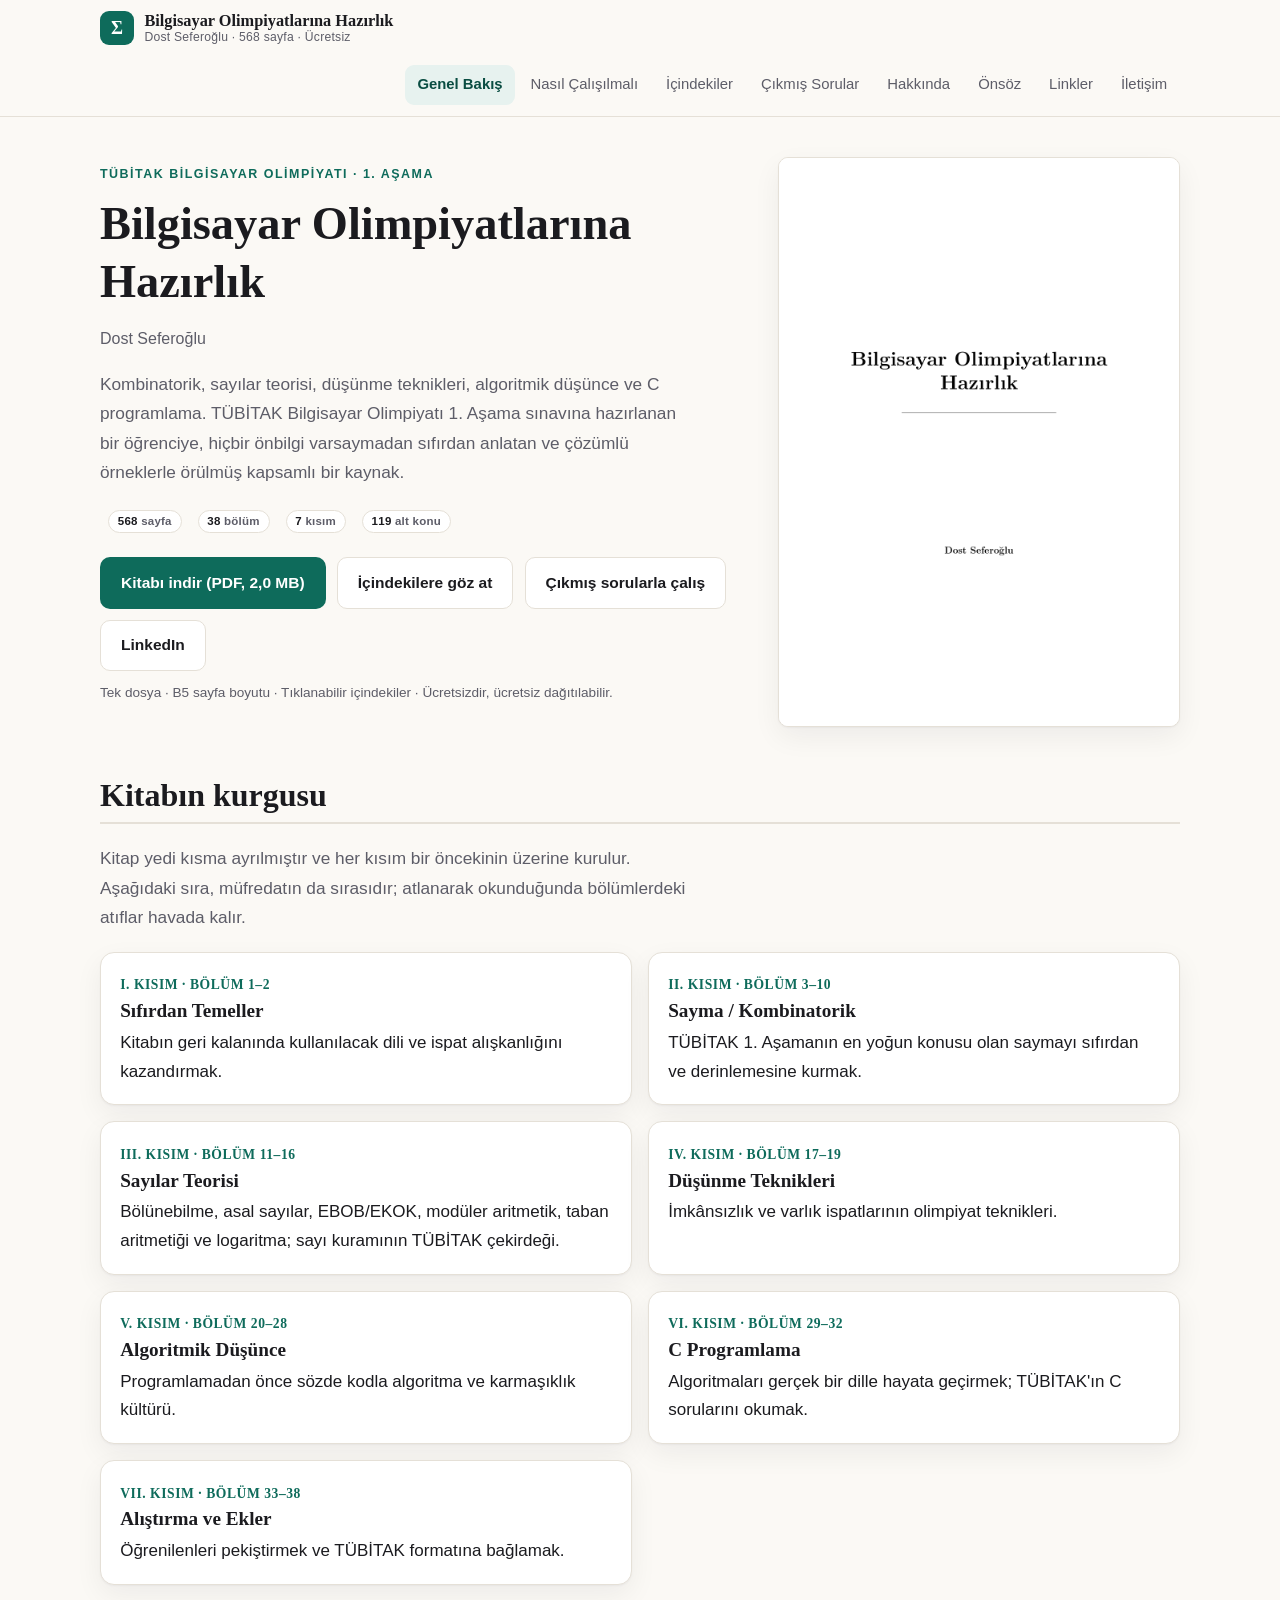
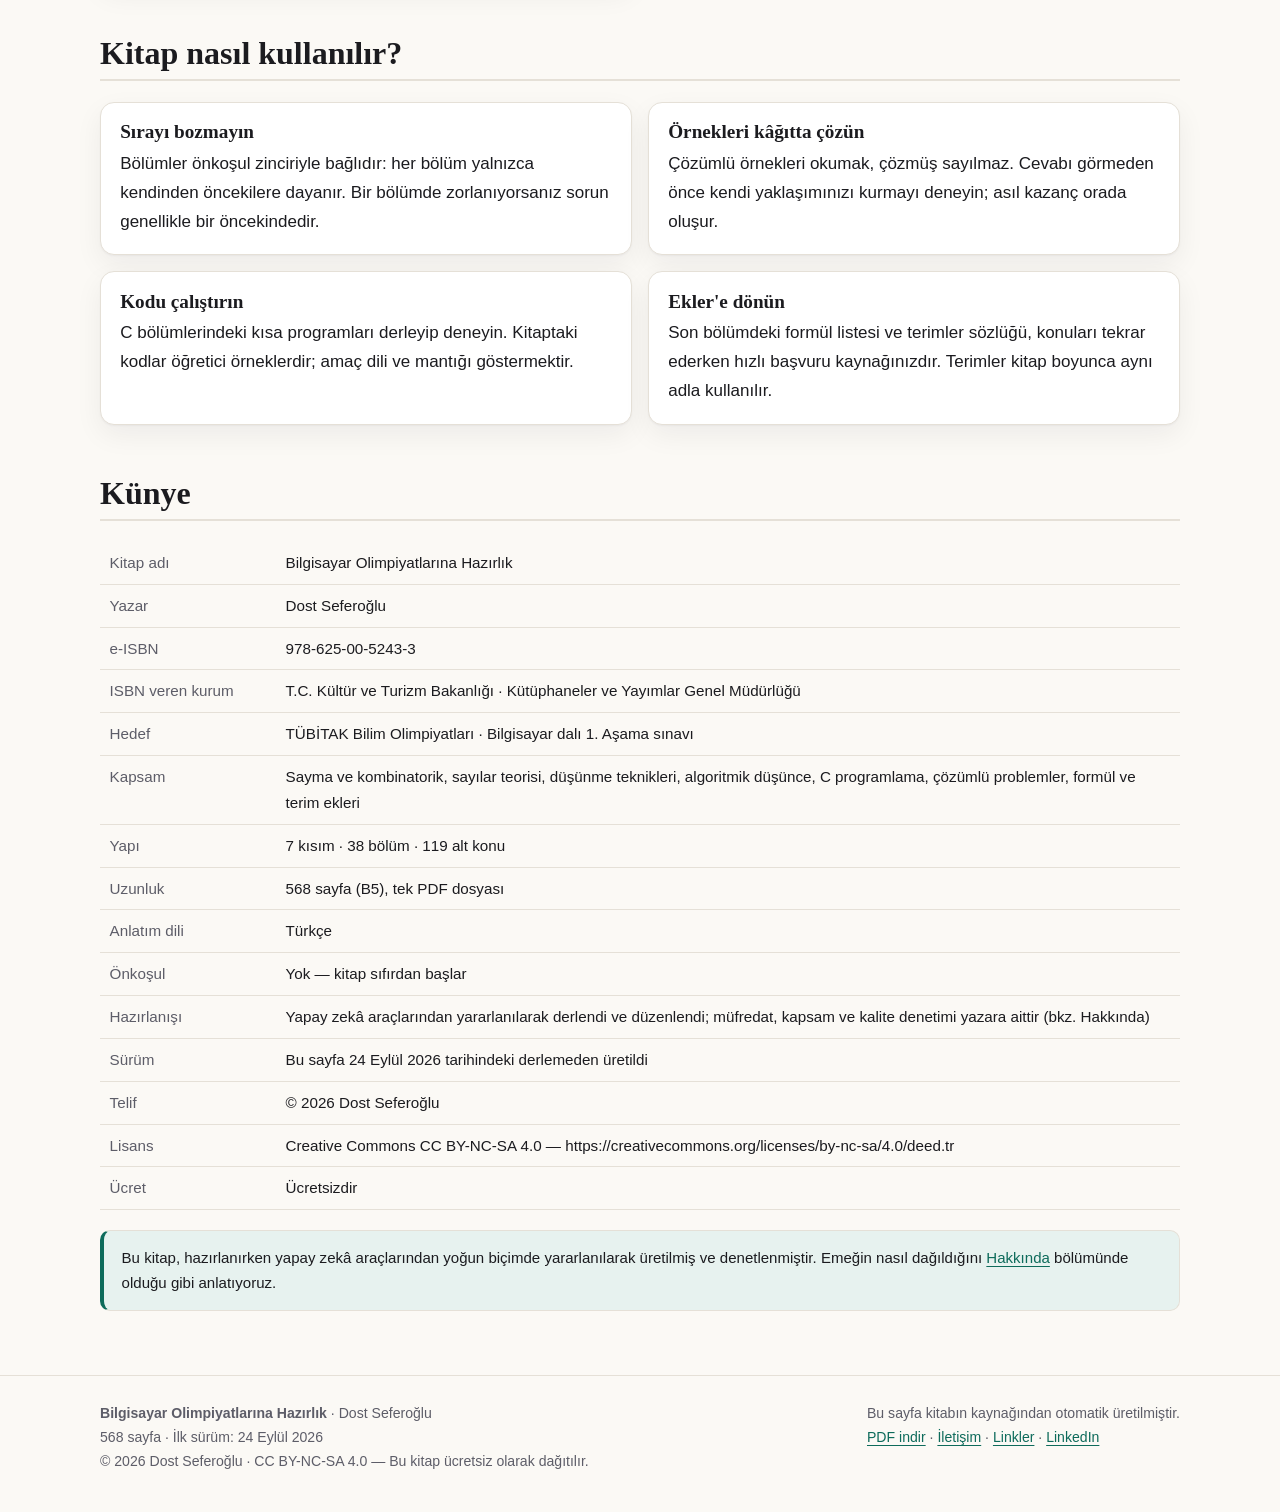
<file: site/index.html>
<!DOCTYPE html>
<html lang="tr">
<head>
<meta charset="utf-8">
<meta name="viewport" content="width=device-width, initial-scale=1">
<title>Bilgisayar Olimpiyatlarına Hazırlık — Dost Seferoğlu</title>
<meta name="description" content="TÜBİTAK Bilgisayar Olimpiyatı 1. Aşama sınavına hazırlık için yazılmış ücretsiz Türkçe kitap: sayma, sayılar teorisi, algoritmik düşünce ve C programlama. Çözümlü örneklerle, tek PDF dosyası.">
<meta name="author" content="Dost Seferoğlu">
<link rel="canonical" href="https://bilgisayar-olimpiyatlari.com/">
<meta name="theme-color" content="#0e6b5b">

<meta property="og:type" content="book">
<meta property="og:locale" content="tr_TR">
<meta property="og:site_name" content="Bilgisayar Olimpiyatlarına Hazırlık">
<meta property="og:title" content="Bilgisayar Olimpiyatlarına Hazırlık — Dost Seferoğlu">
<meta property="og:description" content="TÜBİTAK Bilgisayar Olimpiyatı 1. Aşama sınavına hazırlık için yazılmış ücretsiz Türkçe kitap: sayma, sayılar teorisi, algoritmik düşünce ve C programlama. Çözümlü örneklerle, tek PDF dosyası.">
<meta property="og:url" content="https://bilgisayar-olimpiyatlari.com/">
<meta property="og:image" content="https://bilgisayar-olimpiyatlari.com/assets/og.png">
<meta name="twitter:card" content="summary_large_image">
<meta name="twitter:title" content="Bilgisayar Olimpiyatlarına Hazırlık — Dost Seferoğlu">
<meta name="twitter:description" content="TÜBİTAK Bilgisayar Olimpiyatı 1. Aşama sınavına hazırlık için yazılmış ücretsiz Türkçe kitap: sayma, sayılar teorisi, algoritmik düşünce ve C programlama. Çözümlü örneklerle, tek PDF dosyası.">
<meta name="twitter:image" content="https://bilgisayar-olimpiyatlari.com/assets/og.png">

<link rel="icon" href="assets/favicon.svg" type="image/svg+xml">
<link rel="apple-touch-icon" href="assets/cover.png">
<link rel="stylesheet" href="assets/style.css">
</head>
<body>
<a class="skip-link" href="#main">İçeriğe geç</a>

<header class="site-head">
  <div class="wrap head-inner">
    <a class="brand" href="#genel-bakis">
      <span class="brand-mark" aria-hidden="true">Σ</span>
      <span class="brand-text">
        <b>Bilgisayar Olimpiyatlarına Hazırlık</b>
        <span>Dost Seferoğlu · 568 sayfa · Ücretsiz</span>
      </span>
    </a>
    <nav class="tabs" role="tablist" aria-label="Bölümler">
      <button class="tab" role="tab" data-panel="genel-bakis" aria-selected="true" aria-controls="panel-genel-bakis" id="tab-genel-bakis">Genel Bakış</button>
      <button class="tab" role="tab" data-panel="calisma" aria-selected="false" aria-controls="panel-calisma" id="tab-calisma">Nasıl Çalışılmalı</button>
      <button class="tab" role="tab" data-panel="icindekiler" aria-selected="false" aria-controls="panel-icindekiler" id="tab-icindekiler">İçindekiler</button>
      <button class="tab" role="tab" data-panel="cikmis" aria-selected="false" aria-controls="panel-cikmis" id="tab-cikmis">Çıkmış Sorular</button>
      <button class="tab" role="tab" data-panel="hakkinda" aria-selected="false" aria-controls="panel-hakkinda" id="tab-hakkinda">Hakkında</button>
      <button class="tab" role="tab" data-panel="onsuz" aria-selected="false" aria-controls="panel-onsuz" id="tab-onsuz">Önsöz</button>
      <button class="tab" role="tab" data-panel="linkler" aria-selected="false" aria-controls="panel-linkler" id="tab-linkler">Linkler</button>
      <button class="tab" role="tab" data-panel="iletisim" aria-selected="false" aria-controls="panel-iletisim" id="tab-iletisim">İletişim</button>
    </nav>
  </div>
</header>

<main id="main" class="wrap">

  <!-- ================= GENEL BAKIŞ ================= -->
  <section class="panel is-active" id="panel-genel-bakis" role="tabpanel" aria-labelledby="tab-genel-bakis" tabindex="-1">
    <div class="hero">
      <div class="hero-text">
        <p class="eyebrow">TÜBİTAK Bilgisayar Olimpiyatı · 1. Aşama</p>
        <h1>Bilgisayar Olimpiyatlarına Hazırlık</h1>
        <p class="author">Dost Seferoğlu</p>
        <p class="lead">Kombinatorik, sayılar teorisi, düşünme teknikleri, algoritmik düşünce ve C programlama. TÜBİTAK Bilgisayar Olimpiyatı 1. Aşama sınavına hazırlanan bir öğrenciye, hiçbir önbilgi varsaymadan sıfırdan anlatan ve çözümlü örneklerle örülmüş kapsamlı bir kaynak.</p>
        <ul class="chips">
          <li class="chip"><b>568</b> sayfa</li>
          <li class="chip"><b>38</b> bölüm</li>
          <li class="chip"><b>7</b> kısım</li>
          <li class="chip"><b>119</b> alt konu</li>
        </ul>
        <div class="cta">
          <a class="btn btn-primary" href="bilgisayar_olimpiyatlarina_hazirlik.pdf" download> Kitabı indir (PDF, 2,0 MB)</a>
          <a class="btn btn-ghost" href="#icindekiler">İçindekilere göz at</a>
          <a class="btn btn-ghost" href="#cikmis">Çıkmış sorularla çalış</a>
          <a class="btn btn-ghost" href="https://www.linkedin.com/in/dost-sefero%C4%9Flu-072954258" target="_blank" rel="noopener">LinkedIn</a>
        </div>
        <p class="hint">Tek dosya · B5 sayfa boyutu · Tıklanabilir içindekiler · Ücretsizdir, ücretsiz dağıtılabilir.</p>
      </div>
      <div class="cover-frame">
        <img src="assets/cover.png" width="700" height="994" alt="Bilgisayar Olimpiyatlarına Hazırlık kitabının kapağı">
      </div>
    </div>

    <div class="section-block">
      <h2>Kitabın kurgusu</h2>
      <p class="lead">Kitap yedi kısma ayrılmıştır ve her kısım bir öncekinin üzerine kurulur. Aşağıdaki sıra, müfredatın da sırasıdır; atlanarak okunduğunda bölümlerdeki atıflar havada kalır.</p>
      <div class="grid two" style="margin-top:1.2rem">
        <div class="card"><span class="num-badge">I. KISIM · BÖLÜM 1–2</span><h3>Sıfırdan Temeller</h3><p>Kitabın geri kalanında kullanılacak dili ve ispat alışkanlığını kazandırmak.</p></div>
        <div class="card"><span class="num-badge">II. KISIM · BÖLÜM 3–10</span><h3>Sayma / Kombinatorik</h3><p>TÜBİTAK 1. Aşamanın en yoğun konusu olan saymayı sıfırdan ve derinlemesine kurmak.</p></div>
        <div class="card"><span class="num-badge">III. KISIM · BÖLÜM 11–16</span><h3>Sayılar Teorisi</h3><p>Bölünebilme, asal sayılar, EBOB/EKOK, modüler aritmetik, taban aritmetiği ve logaritma; sayı kuramının TÜBİTAK çekirdeği.</p></div>
        <div class="card"><span class="num-badge">IV. KISIM · BÖLÜM 17–19</span><h3>Düşünme Teknikleri</h3><p>İmkânsızlık ve varlık ispatlarının olimpiyat teknikleri.</p></div>
        <div class="card"><span class="num-badge">V. KISIM · BÖLÜM 20–28</span><h3>Algoritmik Düşünce</h3><p>Programlamadan önce sözde kodla algoritma ve karmaşıklık kültürü.</p></div>
        <div class="card"><span class="num-badge">VI. KISIM · BÖLÜM 29–32</span><h3>C Programlama</h3><p>Algoritmaları gerçek bir dille hayata geçirmek; TÜBİTAK&#x27;ın C sorularını okumak.</p></div>
        <div class="card"><span class="num-badge">VII. KISIM · BÖLÜM 33–38</span><h3>Alıştırma ve Ekler</h3><p>Öğrenilenleri pekiştirmek ve TÜBİTAK formatına bağlamak.</p></div>
      </div>
    </div>

    <div class="section-block">
      <h2>Kitap nasıl kullanılır?</h2>
      <div class="grid two">
        <div class="card">
          <h3>Sırayı bozmayın</h3>
          <p>Bölümler önkoşul zinciriyle bağlıdır: her bölüm yalnızca kendinden öncekilere dayanır. Bir bölümde zorlanıyorsanız sorun genellikle bir öncekindedir.</p>
        </div>
        <div class="card">
          <h3>Örnekleri kâğıtta çözün</h3>
          <p>Çözümlü örnekleri okumak, çözmüş sayılmaz. Cevabı görmeden önce kendi yaklaşımınızı kurmayı deneyin; asıl kazanç orada oluşur.</p>
        </div>
        <div class="card">
          <h3>Kodu çalıştırın</h3>
          <p>C bölümlerindeki kısa programları derleyip deneyin. Kitaptaki kodlar öğretici örneklerdir; amaç dili ve mantığı göstermektir.</p>
        </div>
        <div class="card">
          <h3>Ekler'e dönün</h3>
          <p>Son bölümdeki formül listesi ve terimler sözlüğü, konuları tekrar ederken hızlı başvuru kaynağınızdır. Terimler kitap boyunca aynı adla kullanılır.</p>
        </div>
      </div>
    </div>

    <div class="section-block">
      <h2>Künye</h2>
      <table class="kunye">
        <tr><th>Kitap adı</th><td>Bilgisayar Olimpiyatlarına Hazırlık</td></tr>
        <tr><th>Yazar</th><td>Dost Seferoğlu</td></tr>
        <tr><th>e-ISBN</th><td>978-625-00-5243-3</td></tr>
        <tr><th>ISBN veren kurum</th><td>T.C. Kültür ve Turizm Bakanlığı · Kütüphaneler ve Yayımlar Genel Müdürlüğü</td></tr>
        <tr><th>Hedef</th><td>TÜBİTAK Bilim Olimpiyatları · Bilgisayar dalı 1. Aşama sınavı</td></tr>
        <tr><th>Kapsam</th><td>Sayma ve kombinatorik, sayılar teorisi, düşünme teknikleri, algoritmik düşünce, C programlama, çözümlü problemler, formül ve terim ekleri</td></tr>
        <tr><th>Yapı</th><td>7 kısım · 38 bölüm · 119 alt konu</td></tr>
        <tr><th>Uzunluk</th><td>568 sayfa (B5), tek PDF dosyası</td></tr>
        <tr><th>Anlatım dili</th><td>Türkçe</td></tr>
        <tr><th>Önkoşul</th><td>Yok — kitap sıfırdan başlar</td></tr>
        <tr><th>Hazırlanışı</th><td>Yapay zekâ araçlarından yararlanılarak derlendi ve düzenlendi; müfredat, kapsam ve kalite denetimi yazara aittir (bkz. Hakkında)</td></tr>
        <tr><th>Sürüm</th><td>Bu sayfa 24 Eylül 2026 tarihindeki derlemeden üretildi</td></tr>
        <tr><th>Telif</th><td>© 2026 Dost Seferoğlu</td></tr>
        <tr><th>Lisans</th><td>Creative Commons CC BY-NC-SA 4.0 — https://creativecommons.org/licenses/by-nc-sa/4.0/deed.tr</td></tr>
        <tr><th>Ücret</th><td>Ücretsizdir</td></tr>
      </table>
      <div class="notice" style="margin-top:1.2rem">
        Bu kitap, hazırlanırken yapay zekâ araçlarından yoğun biçimde yararlanılarak üretilmiş ve denetlenmiştir. Emeğin nasıl dağıldığını <a href="#hakkinda">Hakkında</a> bölümünde olduğu gibi anlatıyoruz.
      </div>
    </div>
  </section>

  <!-- ================= NASIL ÇALIŞILMALI ================= -->
  <section class="panel" id="panel-calisma" role="tabpanel" aria-labelledby="tab-calisma" tabindex="-1" hidden>
    <p class="eyebrow">Nasıl Çalışılmalı</p>
    <h2>Bu kitap nasıl çalışılmalı?</h2>
    <p class="lead">Bu kitap, sınava az kala okunup bitirilecek bir kaynak değil; masada kâğıt kalemle işlenmesi gereken bir çalışma kitabıdır. Aşağıdaki rehber, kendi hazırlık sürecimden ve alt dönemlerime verdiğim derslerden süzüldü.</p>
    <ol class="study-list">
      <li><b>Öncelik etiketlerini kullanın.</b> İçindekiler'de her bölümün yanında bir etiket var: <b>Temel</b> — sınavın omurgası, ilk önce bunlar bitirilmeli; <b>Orta</b> — temeller bittikten sonra; <b>İleri</b> — zaman kalırsa ya da 2. Aşama hedefleniyorsa. Vaktiniz daraldıysa önce tüm Temel bölümleri bitirin.</li>
      <li><b>Ana fikri kavrayınca hızlı ilerleyin.</b> Bölümler önkoşul zinciriyle bağlıdır; sırayı bozmayın, ama her sayfayı kelime kelime işlemek zorunda da değilsiniz. Bir bölümün ana fikrini kavradıysanız ayrıntılarda oyalanmadan ilerleyin. Zorlandığınız yer genellikle bir önceki bölümdedir — dönüp orayı sağlamlaştırın.</li>
      <li><b>Önce kendiniz çözün, sonra çözümü okuyun.</b> Her çözümlü örnekte cevaba bakmadan önce beş on dakika kendi yaklaşımınızı kurun. Takılırsanız çözümü okuyun, sonra kâğıdı kapatıp kendi cümlelerinizle yeniden çözün; kazanç o ikinci çözümdedir.</li>
      <li><b>Az ama düzenli çalışın.</b> Haftada üç dört gün, günde bir iki saatlik düzenli tempo, bir aylık yoğun temponun yerini tutar. Konuların zihinde oturması zaman alır; sınav gecesi çalışması bu kitabın işleyişine uymaz.</li>
      <li><b>Her konuyu çıkmış sorularla ölçün.</b> Bir bölümü bitirir bitirmez, o bölümle ilişkili geçmiş 1. Aşama sorularını çözün — hepsi <a href="#cikmis">Çıkmış Sorular</a> sekmesinde bölüm bölüm listeli. Resmî arşivin tamamı <a href="#linkler">Linkler</a> sekmesinde. Konunun sınavda nasıl sorulduğunu görmek, hazırlığın en güçlü geri bildirimidir.</li>
      <li><b>C'ye erken başlamayın.</b> Kitabın algoritma ve C kısımları (Kısım V–VI), matematiksel temellerden (Kısım I–IV) sonra gelir. Sıfırdan başlayan biri için önerilen sıra kısımların kendi sırasıdır: I → II → III → IV → V → VI.</li>
      <li><b>Takıldığınız yeri işaretleyip devam edin.</b> Bir kavram günlerce oturmuyorsa tek soruya saplanmayın; işaretleyip ilerleyin. Bir sonraki turda çoğu pürüz kendiliğinden çözülür.</li>
      <li><b>Geri bildiriminiz kitabın yakıtıdır.</b> Anlaşılmayan bölüm ya da hata bulduğunuzda <a href="#iletisim">İletişim</a> sekmesinden yazın; sayfa numarasıyla gelen her bildirim bir sonraki sürümde iz bırakır.</li>
    </ol>
  </section>

  <!-- ================= İÇİNDEKİLER ================= -->
  <section class="panel" id="panel-icindekiler" role="tabpanel" aria-labelledby="tab-icindekiler" tabindex="-1" hidden>
    <p class="eyebrow">İçindekiler</p>
    <h2>38 bölüm, 7 kısım</h2>
    <p class="lead">Aşağıdaki liste kitabın kendi içindekiler sayfasından otomatik üretilir; sayfa numaraları PDF'tekiyle birebir aynıdır. Bir bölüm ya da alt konu satırına tıklayarak doğrudan o sayfada açabilirsiniz.</p>
    <p class="hint">Bölüm satırlarındaki "Çıkmış sorular" bağlantıları, TÜBİTAK'ın resmî geçmiş sınav kitapçıklarına gider. Tüm bölümlerin ilişkili sorularını topluca görmek için <a href="#cikmis">Çıkmış Sorular</a> sekmesine bakın (çözüm içermez; yalnızca konuyla ilişkili soruları işaret eder).</p>
    <div style="margin-top:1.6rem">
      <details class="toc-part"><summary><span class="part-numeral">I. KISIM</span> Sıfırdan Temeller<span class="part-meta">Bölüm 1–2 · 32 sayfa</span></summary><div class="part-body"><p class="part-goal">Kitabın geri kalanında kullanılacak dili ve ispat alışkanlığını kazandırmak.</p><details class="toc-ch"><summary><span class="toc-num">1.</span><span class="toc-name">Matematiğin Dili</span><span class="chip chip-temel" title="1. Aşama önceliği">Temel</span><span class="toc-page">s. 21–36</span></summary><div class="toc-sections"><p class="hint"><a href="bilgisayar_olimpiyatlarina_hazirlik.pdf#page=21" target="_blank" rel="noopener">Bu bölümü PDF&#8217;te aç</a> · 3 alt konu · Çıkmış sorular: <a href="https://bilimolimpiyatlari.tubitak.gov.tr/files/As2uqCl3J7IfrN5zL4zdFWGFPOVuJTTfa1nWRdmH.pdf" target="_blank" rel="noopener" title="TÜBİTAK resmî kitapçığı (2021)">2021 S1</a> · <a href="https://bilimolimpiyatlari.tubitak.gov.tr/files/Y4t11EhGaPQApgbzji8SbaNwQxKSiyaHmSyk7OsC.pdf" target="_blank" rel="noopener" title="TÜBİTAK resmî kitapçığı (2022)">2022 S9, S10, S11, S12, S13, S21, S22, S23</a> · <a href="https://bilimolimpiyatlari.tubitak.gov.tr/files/v5LdXMnmZw8WmgZ4KaAcIf4TO1v6YHG856P74V1k.pdf" target="_blank" rel="noopener" title="TÜBİTAK resmî kitapçığı (2023)">2023 S1, S2, S3, S23, S24, S25</a> · <a href="https://bilimolimpiyatlari.tubitak.gov.tr/files/4iVQUKvXuDNRQtCAM8vGBPq9eN3kPotQseqF9lwy.pdf" target="_blank" rel="noopener" title="TÜBİTAK resmî kitapçığı (2024)">2024 S1, S2, S3, S4, S5, S30</a> · <a href="https://bilimolimpiyatlari.tubitak.gov.tr/files/ifQcyHwuYUis10LBkWj5klJk0GhUdgDpv9SXKNZh.pdf" target="_blank" rel="noopener" title="TÜBİTAK resmî kitapçığı (2025)">2025 S14, S15, S16, S18</a> · <a href="https://bilimolimpiyatlari.tubitak.gov.tr/files/6i5wy8OKC1lRHpoRYf247mXaXGsk0qyKnrTVmHqU.pdf" target="_blank" rel="noopener" title="TÜBİTAK resmî kitapçığı (2026)">2026 S2, S3, S4</a></p><ol><li><a href="bilgisayar_olimpiyatlarina_hazirlik.pdf#page=21" target="_blank" rel="noopener"><b>Kümeler ve Gösterim</b></a> <span class="pg">s. 21</span><ul class="toc-subs"><li>Küme İşlemleri ve Venn Şemaları <span class="pg">s. 23</span></li><li>Çözümlü Örnekler <span class="pg">s. 25</span></li></ul></li><li><a href="bilgisayar_olimpiyatlarina_hazirlik.pdf#page=27" target="_blank" rel="noopener"><b>Mantık: Önermeler ve Bağlaçlar</b></a> <span class="pg">s. 27</span><ul class="toc-subs"><li>Mantıksal Bağlaçlar ve Doğruluk Tabloları <span class="pg">s. 27</span></li><li>Koşullu Önerme (Gerektirme) ve Karşıt Pozitif <span class="pg">s. 28</span></li><li>Çözümlü Örnekler <span class="pg">s. 30</span></li></ul></li><li><a href="bilgisayar_olimpiyatlarina_hazirlik.pdf#page=32" target="_blank" rel="noopener"><b>Niceleyiciler</b></a> <span class="pg">s. 32</span><ul class="toc-subs"><li>Niceleyicilerin Olumsuzlanması <span class="pg">s. 33</span></li><li>Çoklu Niceleyiciler ve Sıralamanın Önemi <span class="pg">s. 34</span></li><li>Çözümlü Örnekler <span class="pg">s. 34</span></li></ul></li></ol></div></details><details class="toc-ch"><summary><span class="toc-num">2.</span><span class="toc-name">İspat Nasıl Yapılır</span><span class="chip chip-temel" title="1. Aşama önceliği">Temel</span><span class="toc-page">s. 37–52</span></summary><div class="toc-sections"><p class="hint"><a href="bilgisayar_olimpiyatlarina_hazirlik.pdf#page=37" target="_blank" rel="noopener">Bu bölümü PDF&#8217;te aç</a> · 5 alt konu</p><ol><li><a href="bilgisayar_olimpiyatlarina_hazirlik.pdf#page=37" target="_blank" rel="noopener"><b>Doğrudan İspat</b></a> <span class="pg">s. 37</span><ul class="toc-subs"><li>Karşıt Pozitifle İspat <span class="pg">s. 38</span></li><li>Çözümlü Örnekler <span class="pg">s. 39</span></li></ul></li><li><a href="bilgisayar_olimpiyatlarina_hazirlik.pdf#page=41" target="_blank" rel="noopener"><b>Çelişkiyle İspat</b></a> <span class="pg">s. 41</span><ul class="toc-subs"><li>Çözümlü Örnekler <span class="pg">s. 42</span></li></ul></li><li><a href="bilgisayar_olimpiyatlarina_hazirlik.pdf#page=44" target="_blank" rel="noopener"><b>Karşı Örnekle Çürütme</b></a> <span class="pg">s. 44</span><ul class="toc-subs"><li>Öğrenci Tümevarımı Tuzağı <span class="pg">s. 44</span></li><li>Çözümlü Örnekler <span class="pg">s. 45</span></li></ul></li><li><a href="bilgisayar_olimpiyatlarina_hazirlik.pdf#page=46" target="_blank" rel="noopener"><b>Tümevarım ve Toplam Gösterimi</b></a> <span class="pg">s. 46</span><ul class="toc-subs"><li>Toplam Gösterimi () <span class="pg">s. 47</span></li><li>Çözümlü Örnekler <span class="pg">s. 48</span></li></ul></li><li><a href="bilgisayar_olimpiyatlarina_hazirlik.pdf#page=50" target="_blank" rel="noopener"><b>İspatlı Küçük Örnekler</b></a> <span class="pg">s. 50</span><ul class="toc-subs"><li>Rekürsiyon ve Tümevarım Kardeşliği <span class="pg">s. 50</span></li><li>Klasik Çözümlü Problemler <span class="pg">s. 50</span></li></ul></li></ol></div></details></div></details>
        <details class="toc-part"><summary><span class="part-numeral">II. KISIM</span> Sayma / Kombinatorik<span class="part-meta">Bölüm 3–10 · 115 sayfa</span></summary><div class="part-body"><p class="part-goal">TÜBİTAK 1. Aşamanın en yoğun konusu olan saymayı sıfırdan ve derinlemesine kurmak.</p><details class="toc-ch"><summary><span class="toc-num">3.</span><span class="toc-name">Saymanın Temel İlkeleri</span><span class="chip chip-temel" title="1. Aşama önceliği">Temel</span><span class="toc-page">s. 53–68</span></summary><div class="toc-sections"><p class="hint"><a href="bilgisayar_olimpiyatlarina_hazirlik.pdf#page=53" target="_blank" rel="noopener">Bu bölümü PDF&#8217;te aç</a> · 4 alt konu · Çıkmış sorular: <a href="https://bilimolimpiyatlari.tubitak.gov.tr/files/As2uqCl3J7IfrN5zL4zdFWGFPOVuJTTfa1nWRdmH.pdf" target="_blank" rel="noopener" title="TÜBİTAK resmî kitapçığı (2021)">2021 S13, S25, S26, S27</a> · <a href="https://bilimolimpiyatlari.tubitak.gov.tr/files/Y4t11EhGaPQApgbzji8SbaNwQxKSiyaHmSyk7OsC.pdf" target="_blank" rel="noopener" title="TÜBİTAK resmî kitapçığı (2022)">2022 S5, S6, S7</a> · <a href="https://bilimolimpiyatlari.tubitak.gov.tr/files/v5LdXMnmZw8WmgZ4KaAcIf4TO1v6YHG856P74V1k.pdf" target="_blank" rel="noopener" title="TÜBİTAK resmî kitapçığı (2023)">2023 S12</a> · <a href="https://bilimolimpiyatlari.tubitak.gov.tr/files/4iVQUKvXuDNRQtCAM8vGBPq9eN3kPotQseqF9lwy.pdf" target="_blank" rel="noopener" title="TÜBİTAK resmî kitapçığı (2024)">2024 S20, S35</a> · <a href="https://bilimolimpiyatlari.tubitak.gov.tr/files/6i5wy8OKC1lRHpoRYf247mXaXGsk0qyKnrTVmHqU.pdf" target="_blank" rel="noopener" title="TÜBİTAK resmî kitapçığı (2026)">2026 S1</a></p><ol><li><a href="bilgisayar_olimpiyatlarina_hazirlik.pdf#page=53" target="_blank" rel="noopener"><b>Çarpma Kuralı</b></a> <span class="pg">s. 53</span><ul class="toc-subs"><li>Kümeler Kuramı Açısından Çarpma Kuralı <span class="pg">s. 54</span></li><li>Çözümlü Örnekler <span class="pg">s. 55</span></li></ul></li><li><a href="bilgisayar_olimpiyatlarina_hazirlik.pdf#page=58" target="_blank" rel="noopener"><b>Toplama Kuralı</b></a> <span class="pg">s. 58</span><ul class="toc-subs"><li>Kümeler Kuramı Açısından Toplama Kuralı <span class="pg">s. 59</span></li><li>Çözümlü Örnekler <span class="pg">s. 59</span></li></ul></li><li><a href="bilgisayar_olimpiyatlarina_hazirlik.pdf#page=61" target="_blank" rel="noopener"><b>Ağaç Diyagramları ve Listeleme</b></a> <span class="pg">s. 61</span><ul class="toc-subs"><li>Sistematik Listeleme ve Sözlük Sırası <span class="pg">s. 61</span></li><li>Çözümlü Örnekler <span class="pg">s. 61</span></li></ul></li><li><a href="bilgisayar_olimpiyatlarina_hazirlik.pdf#page=64" target="_blank" rel="noopener"><b>İki İlkeyi Birlikte Kullanma</b></a> <span class="pg">s. 64</span><ul class="toc-subs"><li>Çözümlü Örnekler <span class="pg">s. 64</span></li><li>C Kodu ile Doğrulama ve Döngü Sezgisi <span class="pg">s. 67</span></li></ul></li></ol></div></details><details class="toc-ch"><summary><span class="toc-num">4.</span><span class="toc-name">Permütasyon</span><span class="chip chip-temel" title="1. Aşama önceliği">Temel</span><span class="toc-page">s. 69–83</span></summary><div class="toc-sections"><p class="hint"><a href="bilgisayar_olimpiyatlarina_hazirlik.pdf#page=69" target="_blank" rel="noopener">Bu bölümü PDF&#8217;te aç</a> · 4 alt konu · Çıkmış sorular: <a href="https://bilimolimpiyatlari.tubitak.gov.tr/files/As2uqCl3J7IfrN5zL4zdFWGFPOVuJTTfa1nWRdmH.pdf" target="_blank" rel="noopener" title="TÜBİTAK resmî kitapçığı (2021)">2021 S4, S5, S11, S12, S15, S23</a> · <a href="https://bilimolimpiyatlari.tubitak.gov.tr/files/v5LdXMnmZw8WmgZ4KaAcIf4TO1v6YHG856P74V1k.pdf" target="_blank" rel="noopener" title="TÜBİTAK resmî kitapçığı (2023)">2023 S5, S14, S17</a> · <a href="https://bilimolimpiyatlari.tubitak.gov.tr/files/4iVQUKvXuDNRQtCAM8vGBPq9eN3kPotQseqF9lwy.pdf" target="_blank" rel="noopener" title="TÜBİTAK resmî kitapçığı (2024)">2024 S18, S23, S24, S25, S32</a> · <a href="https://bilimolimpiyatlari.tubitak.gov.tr/files/ifQcyHwuYUis10LBkWj5klJk0GhUdgDpv9SXKNZh.pdf" target="_blank" rel="noopener" title="TÜBİTAK resmî kitapçığı (2025)">2025 S4, S5, S6</a> · <a href="https://bilimolimpiyatlari.tubitak.gov.tr/files/6i5wy8OKC1lRHpoRYf247mXaXGsk0qyKnrTVmHqU.pdf" target="_blank" rel="noopener" title="TÜBİTAK resmî kitapçığı (2026)">2026 S12, S21, S24</a></p><ol><li><a href="bilgisayar_olimpiyatlarina_hazirlik.pdf#page=69" target="_blank" rel="noopener"><b>Faktöriyel</b></a> <span class="pg">s. 69</span><ul class="toc-subs"><li>Kombinatorik Patlama (Combinatorial Explosion) <span class="pg">s. 71</span></li><li>Çözümlü Örnekler <span class="pg">s. 72</span></li></ul></li><li><a href="bilgisayar_olimpiyatlarina_hazirlik.pdf#page=74" target="_blank" rel="noopener"><b>Sıralı Seçim: P(n, r)</b></a> <span class="pg">s. 74</span><ul class="toc-subs"><li>Çözümlü Örnekler <span class="pg">s. 75</span></li></ul></li><li><a href="bilgisayar_olimpiyatlarina_hazirlik.pdf#page=77" target="_blank" rel="noopener"><b>Tekrarlı Permütasyon</b></a> <span class="pg">s. 77</span><ul class="toc-subs"><li>Izgara Üzerinde En Kısa Yollar (Kafes Yolları) <span class="pg">s. 78</span></li><li>Çözümlü Örnekler <span class="pg">s. 78</span></li></ul></li><li><a href="bilgisayar_olimpiyatlarina_hazirlik.pdf#page=80" target="_blank" rel="noopener"><b>Dairesel Permütasyon</b></a> <span class="pg">s. 80</span><ul class="toc-subs"><li>Dönen ve Ters Çevrilebilen Dizilimler (Bileklik ve Anahtarlık) <span class="pg">s. 81</span></li><li>Çözümlü Örnekler <span class="pg">s. 81</span></li></ul></li></ol></div></details><details class="toc-ch"><summary><span class="toc-num">5.</span><span class="toc-name">Kombinasyon</span><span class="chip chip-temel" title="1. Aşama önceliği">Temel</span><span class="toc-page">s. 84–97</span></summary><div class="toc-sections"><p class="hint"><a href="bilgisayar_olimpiyatlarina_hazirlik.pdf#page=84" target="_blank" rel="noopener">Bu bölümü PDF&#8217;te aç</a> · 4 alt konu · Çıkmış sorular: <a href="https://bilimolimpiyatlari.tubitak.gov.tr/files/As2uqCl3J7IfrN5zL4zdFWGFPOVuJTTfa1nWRdmH.pdf" target="_blank" rel="noopener" title="TÜBİTAK resmî kitapçığı (2021)">2021 S14, S39</a> · <a href="https://bilimolimpiyatlari.tubitak.gov.tr/files/Y4t11EhGaPQApgbzji8SbaNwQxKSiyaHmSyk7OsC.pdf" target="_blank" rel="noopener" title="TÜBİTAK resmî kitapçığı (2022)">2022 S1, S2</a> · <a href="https://bilimolimpiyatlari.tubitak.gov.tr/files/v5LdXMnmZw8WmgZ4KaAcIf4TO1v6YHG856P74V1k.pdf" target="_blank" rel="noopener" title="TÜBİTAK resmî kitapçığı (2023)">2023 S16, S18</a> · <a href="https://bilimolimpiyatlari.tubitak.gov.tr/files/ifQcyHwuYUis10LBkWj5klJk0GhUdgDpv9SXKNZh.pdf" target="_blank" rel="noopener" title="TÜBİTAK resmî kitapçığı (2025)">2025 S1, S2, S3, S9, S10, S11, S17, S19</a> · <a href="https://bilimolimpiyatlari.tubitak.gov.tr/files/6i5wy8OKC1lRHpoRYf247mXaXGsk0qyKnrTVmHqU.pdf" target="_blank" rel="noopener" title="TÜBİTAK resmî kitapçığı (2026)">2026 S22, S23</a></p><ol><li><a href="bilgisayar_olimpiyatlarina_hazirlik.pdf#page=84" target="_blank" rel="noopener"><b>Binom Katsayısı</b></a> <span class="pg">s. 84</span><ul class="toc-subs"><li>Kümeler Kuramı ile Bağlantı <span class="pg">s. 86</span></li><li>Çözümlü Örnekler <span class="pg">s. 87</span></li></ul></li><li><a href="bilgisayar_olimpiyatlarina_hazirlik.pdf#page=88" target="_blank" rel="noopener"><b>Simetri ve Pascal Bağıntısı</b></a> <span class="pg">s. 88</span><ul class="toc-subs"><li>Pascal Bağıntısı: Bir Elemanın Durumu <span class="pg">s. 89</span></li><li>Çözümlü Örnekler <span class="pg">s. 90</span></li></ul></li><li><a href="bilgisayar_olimpiyatlarina_hazirlik.pdf#page=91" target="_blank" rel="noopener"><b>Ayraç Yöntemi (Stars and Bars)</b></a> <span class="pg">s. 91</span><ul class="toc-subs"><li>Yöntemin Mantığı <span class="pg">s. 92</span></li><li>Her Kutuya En Az Bir Nesne Düşmesi Durumu (x_i &gt;= 1) <span class="pg">s. 93</span></li><li>Çözümlü Örnekler <span class="pg">s. 93</span></li></ul></li><li><a href="bilgisayar_olimpiyatlarina_hazirlik.pdf#page=95" target="_blank" rel="noopener"><b>Karışık Seçme Problemleri</b></a> <span class="pg">s. 95</span><ul class="toc-subs"><li>Çözümlü Örnekler <span class="pg">s. 95</span></li></ul></li></ol></div></details><details class="toc-ch"><summary><span class="toc-num">6.</span><span class="toc-name">Binom Açılımı ve Özdeşlikler</span><span class="chip chip-orta" title="1. Aşama önceliği">Orta</span><span class="toc-page">s. 98–108</span></summary><div class="toc-sections"><p class="hint"><a href="bilgisayar_olimpiyatlarina_hazirlik.pdf#page=98" target="_blank" rel="noopener">Bu bölümü PDF&#8217;te aç</a> · 4 alt konu · Çıkmış sorular: <a href="https://bilimolimpiyatlari.tubitak.gov.tr/files/6i5wy8OKC1lRHpoRYf247mXaXGsk0qyKnrTVmHqU.pdf" target="_blank" rel="noopener" title="TÜBİTAK resmî kitapçığı (2026)">2026 S5, S6</a></p><ol><li><a href="bilgisayar_olimpiyatlarina_hazirlik.pdf#page=98" target="_blank" rel="noopener"><b>Elle Açmadan Teoreme</b></a> <span class="pg">s. 98</span><ul class="toc-subs"><li>Çözümlü örnekler <span class="pg">s. 100</span></li></ul></li><li><a href="bilgisayar_olimpiyatlarina_hazirlik.pdf#page=101" target="_blank" rel="noopener"><b>Pascal Üçgeni</b></a> <span class="pg">s. 101</span><ul class="toc-subs"><li>Çözümlü örnekler <span class="pg">s. 102</span></li></ul></li><li><a href="bilgisayar_olimpiyatlarina_hazirlik.pdf#page=103" target="_blank" rel="noopener"><b>Özdeşlikler</b></a> <span class="pg">s. 103</span><ul class="toc-subs"><li>Çözümlü örnekler <span class="pg">s. 104</span></li></ul></li><li><a href="bilgisayar_olimpiyatlarina_hazirlik.pdf#page=106" target="_blank" rel="noopener"><b>Kombinatorik İspat</b></a> <span class="pg">s. 106</span><ul class="toc-subs"><li>Çözümlü örnekler <span class="pg">s. 107</span></li></ul></li></ol></div></details><details class="toc-ch"><summary><span class="toc-num">7.</span><span class="toc-name">Güvercin Yuvası İlkesi</span><span class="chip chip-temel" title="1. Aşama önceliği">Temel</span><span class="toc-page">s. 109–116</span></summary><div class="toc-sections"><p class="hint"><a href="bilgisayar_olimpiyatlarina_hazirlik.pdf#page=109" target="_blank" rel="noopener">Bu bölümü PDF&#8217;te aç</a> · 3 alt konu</p><ol><li><a href="bilgisayar_olimpiyatlarina_hazirlik.pdf#page=109" target="_blank" rel="noopener"><b>Temel İlke</b></a> <span class="pg">s. 109</span><ul class="toc-subs"><li>Çözümlü örnekler <span class="pg">s. 110</span></li></ul></li><li><a href="bilgisayar_olimpiyatlarina_hazirlik.pdf#page=111" target="_blank" rel="noopener"><b>Genelleştirilmiş İlke</b></a> <span class="pg">s. 111</span><ul class="toc-subs"><li>Çözümlü örnekler <span class="pg">s. 112</span></li><li>Garanti sayısını tersine bulmak <span class="pg">s. 113</span></li></ul></li><li><a href="bilgisayar_olimpiyatlarina_hazirlik.pdf#page=114" target="_blank" rel="noopener"><b>Uygulamalar</b></a> <span class="pg">s. 114</span><ul class="toc-subs"><li>Sayıları doğru yuvalara ayırmak <span class="pg">s. 114</span></li><li>Geometrik yuvalar <span class="pg">s. 115</span></li></ul></li></ol></div></details><details class="toc-ch"><summary><span class="toc-num">8.</span><span class="toc-name">İçerme-Dışarma</span><span class="chip chip-orta" title="1. Aşama önceliği">Orta</span><span class="toc-page">s. 117–134</span></summary><div class="toc-sections"><p class="hint"><a href="bilgisayar_olimpiyatlarina_hazirlik.pdf#page=117" target="_blank" rel="noopener">Bu bölümü PDF&#8217;te aç</a> · 3 alt konu · Çıkmış sorular: <a href="https://bilimolimpiyatlari.tubitak.gov.tr/files/4iVQUKvXuDNRQtCAM8vGBPq9eN3kPotQseqF9lwy.pdf" target="_blank" rel="noopener" title="TÜBİTAK resmî kitapçığı (2024)">2024 S31</a> · <a href="https://bilimolimpiyatlari.tubitak.gov.tr/files/ifQcyHwuYUis10LBkWj5klJk0GhUdgDpv9SXKNZh.pdf" target="_blank" rel="noopener" title="TÜBİTAK resmî kitapçığı (2025)">2025 S7</a> · <a href="https://bilimolimpiyatlari.tubitak.gov.tr/files/6i5wy8OKC1lRHpoRYf247mXaXGsk0qyKnrTVmHqU.pdf" target="_blank" rel="noopener" title="TÜBİTAK resmî kitapçığı (2026)">2026 S25</a></p><ol><li><a href="bilgisayar_olimpiyatlarina_hazirlik.pdf#page=117" target="_blank" rel="noopener"><b>İki ve Üç Küme</b></a> <span class="pg">s. 117</span><ul class="toc-subs"><li>İki Küme ve Çift Sayımı Düzeltme <span class="pg">s. 117</span></li><li>Üç Kümeye Geçiş: Dengeyi Kurmak <span class="pg">s. 119</span></li><li>Çözümlü Örnekler <span class="pg">s. 121</span></li></ul></li><li><a href="bilgisayar_olimpiyatlarina_hazirlik.pdf#page=124" target="_blank" rel="noopener"><b>Genel Formül</b></a> <span class="pg">s. 124</span><ul class="toc-subs"><li>Daha Fazla Küme ve Değişen İşaretler Deseni <span class="pg">s. 124</span></li><li>Bu Formül Neden Her Zaman Doğrudur? <span class="pg">s. 124</span></li><li>Tümleyen Sayımı (Complementary Counting) <span class="pg">s. 125</span></li><li>Çözümlü Örnekler <span class="pg">s. 126</span></li></ul></li><li><a href="bilgisayar_olimpiyatlarina_hazirlik.pdf#page=128" target="_blank" rel="noopener"><b>Düzensiz Dizilimler (Derangements) ve Şapka Problemi</b></a> <span class="pg">s. 128</span><ul class="toc-subs"><li>Şapka Problemi: Sabit Noktasız Permütasyonlar <span class="pg">s. 128</span></li><li>Küçük Değerleri Elle İnceleyelim <span class="pg">s. 129</span></li><li>İçerme-Dışarma ile Genel Formülün Türetilmesi <span class="pg">s. 130</span></li><li>Doğal Bir Sabit: 1/e ile Bağlantı <span class="pg">s. 131</span></li><li>Çözümlü Örnekler <span class="pg">s. 132</span></li></ul></li></ol></div></details><details class="toc-ch"><summary><span class="toc-num">9.</span><span class="toc-name">Izgara Yolları ve Yineleme Bağıntıları</span><span class="chip chip-ileri" title="1. Aşama önceliği">İleri</span><span class="toc-page">s. 135–152</span></summary><div class="toc-sections"><p class="hint"><a href="bilgisayar_olimpiyatlarina_hazirlik.pdf#page=135" target="_blank" rel="noopener">Bu bölümü PDF&#8217;te aç</a> · 4 alt konu · Çıkmış sorular: <a href="https://bilimolimpiyatlari.tubitak.gov.tr/files/As2uqCl3J7IfrN5zL4zdFWGFPOVuJTTfa1nWRdmH.pdf" target="_blank" rel="noopener" title="TÜBİTAK resmî kitapçığı (2021)">2021 S2, S3, S24</a> · <a href="https://bilimolimpiyatlari.tubitak.gov.tr/files/v5LdXMnmZw8WmgZ4KaAcIf4TO1v6YHG856P74V1k.pdf" target="_blank" rel="noopener" title="TÜBİTAK resmî kitapçığı (2023)">2023 S11, S15, S26, S27</a> · <a href="https://bilimolimpiyatlari.tubitak.gov.tr/files/ifQcyHwuYUis10LBkWj5klJk0GhUdgDpv9SXKNZh.pdf" target="_blank" rel="noopener" title="TÜBİTAK resmî kitapçığı (2025)">2025 S22, S23</a> · <a href="https://bilimolimpiyatlari.tubitak.gov.tr/files/6i5wy8OKC1lRHpoRYf247mXaXGsk0qyKnrTVmHqU.pdf" target="_blank" rel="noopener" title="TÜBİTAK resmî kitapçığı (2026)">2026 S11</a></p><ol><li><a href="bilgisayar_olimpiyatlarina_hazirlik.pdf#page=135" target="_blank" rel="noopener"><b>Izgara Yolları</b></a> <span class="pg">s. 135</span><ul class="toc-subs"><li>Kafes Yolu Modeli ve Temel Sayma <span class="pg">s. 135</span></li><li>Ara Noktalardan Geçme ve Engellerden Kaçınma <span class="pg">s. 137</span></li><li>Izgara Yollarının Kodlanması <span class="pg">s. 140</span></li></ul></li><li><a href="bilgisayar_olimpiyatlarina_hazirlik.pdf#page=141" target="_blank" rel="noopener"><b>Yineleme Bağıntısı Kavramı</b></a> <span class="pg">s. 141</span><ul class="toc-subs"><li>&quot;Son Hamleye Bakma&quot; Tekniği <span class="pg">s. 141</span></li><li>Modelleme Örnekleri <span class="pg">s. 142</span></li></ul></li><li><a href="bilgisayar_olimpiyatlarina_hazirlik.pdf#page=144" target="_blank" rel="noopener"><b>Fibonacci ve Uygulamaları</b></a> <span class="pg">s. 144</span><ul class="toc-subs"><li>Merdiven Çıkma Problemi <span class="pg">s. 145</span></li><li>2 n Boyutlu Tahtayı Domino Taşlarıyla Kaplama <span class="pg">s. 145</span></li><li>Fibonacci Özdeşlikleri ve İki Yoldan Sayma <span class="pg">s. 146</span></li><li>Fibonacci Sayılarının Hesaplanması <span class="pg">s. 147</span></li></ul></li><li><a href="bilgisayar_olimpiyatlarina_hazirlik.pdf#page=148" target="_blank" rel="noopener"><b>Kapalı Form Sezgisi</b></a> <span class="pg">s. 148</span><ul class="toc-subs"><li>Karakteristik Denklem Fikrinin Doğuşu <span class="pg">s. 148</span></li><li>Binet Formülü: Fibonacci&#x27;nin Kapalı Formu <span class="pg">s. 149</span></li><li>Karakteristik Denklem Uygulamaları <span class="pg">s. 150</span></li><li>Çakışık Kök Durumu (r1 = r2) <span class="pg">s. 150</span></li><li>Çözümlü Bir Problem <span class="pg">s. 151</span></li></ul></li></ol></div></details><details class="toc-ch"><summary><span class="toc-num">10.</span><span class="toc-name">Çifte Sayım ve Birebir Eşleme</span><span class="chip chip-ileri" title="1. Aşama önceliği">İleri</span><span class="toc-page">s. 153–167</span></summary><div class="toc-sections"><p class="hint"><a href="bilgisayar_olimpiyatlarina_hazirlik.pdf#page=153" target="_blank" rel="noopener">Bu bölümü PDF&#8217;te aç</a> · 3 alt konu · Çıkmış sorular: <a href="https://bilimolimpiyatlari.tubitak.gov.tr/files/v5LdXMnmZw8WmgZ4KaAcIf4TO1v6YHG856P74V1k.pdf" target="_blank" rel="noopener" title="TÜBİTAK resmî kitapçığı (2023)">2023 S13</a></p><ol><li><a href="bilgisayar_olimpiyatlarina_hazirlik.pdf#page=153" target="_blank" rel="noopener"><b>Çifte Sayım (Double Counting)</b></a> <span class="pg">s. 153</span><ul class="toc-subs"><li>El Sıkışma Lemması (Handshaking Lemma) <span class="pg">s. 154</span></li><li>Matrisler ve Görünüm Değiştirme <span class="pg">s. 155</span></li><li>Algoritmik Açıdan Çifte Sayım <span class="pg">s. 158</span></li></ul></li><li><a href="bilgisayar_olimpiyatlarina_hazirlik.pdf#page=159" target="_blank" rel="noopener"><b>Birebir Eşleme (Bijection)</b></a> <span class="pg">s. 159</span><ul class="toc-subs"><li>Somut Örnek: Parite Eşlemesi <span class="pg">s. 160</span></li><li>Kafes Yolları (Grid Paths) ve Bloklama Eşlemesi <span class="pg">s. 161</span></li></ul></li><li><a href="bilgisayar_olimpiyatlarina_hazirlik.pdf#page=162" target="_blank" rel="noopener"><b>Kombinatorik İspat Örnekleri</b></a> <span class="pg">s. 162</span><ul class="toc-subs"><li>Pascal Özdeşliğine İkinci İspat <span class="pg">s. 163</span></li><li>Alt Küme Sayısı Özdeşlikleri <span class="pg">s. 163</span></li><li>Ağaç Sayma ve Prüfer Kodlaması: Cayley Formülü <span class="pg">s. 166</span></li><li>Hokey Sopası Özdeşliği (Hockey-Stick Identity) <span class="pg">s. 166</span></li><li>Özet ve Problem Çözme Rehberi <span class="pg">s. 167</span></li></ul></li></ol></div></details></div></details>
        <details class="toc-part"><summary><span class="part-numeral">III. KISIM</span> Sayılar Teorisi<span class="part-meta">Bölüm 11–16 · 86 sayfa</span></summary><div class="part-body"><p class="part-goal">Bölünebilme, asal sayılar, EBOB/EKOK, modüler aritmetik, taban aritmetiği ve logaritma; sayı kuramının TÜBİTAK çekirdeği.</p><details class="toc-ch"><summary><span class="toc-num">11.</span><span class="toc-name">Bölünebilme</span><span class="chip chip-temel" title="1. Aşama önceliği">Temel</span><span class="toc-page">s. 168–184</span></summary><div class="toc-sections"><p class="hint"><a href="bilgisayar_olimpiyatlarina_hazirlik.pdf#page=168" target="_blank" rel="noopener">Bu bölümü PDF&#8217;te aç</a> · 3 alt konu · Çıkmış sorular: <a href="https://bilimolimpiyatlari.tubitak.gov.tr/files/4iVQUKvXuDNRQtCAM8vGBPq9eN3kPotQseqF9lwy.pdf" target="_blank" rel="noopener" title="TÜBİTAK resmî kitapçığı (2024)">2024 S21</a> · <a href="https://bilimolimpiyatlari.tubitak.gov.tr/files/6i5wy8OKC1lRHpoRYf247mXaXGsk0qyKnrTVmHqU.pdf" target="_blank" rel="noopener" title="TÜBİTAK resmî kitapçığı (2026)">2026 S10</a></p><ol><li><a href="bilgisayar_olimpiyatlarina_hazirlik.pdf#page=168" target="_blank" rel="noopener"><b>Bölünebilme ve Gösterim</b></a> <span class="pg">s. 168</span><ul class="toc-subs"><li>Motivasyon: Hangi Sorunu Çözer? <span class="pg">s. 168</span></li><li>Tanım ve Temel Gösterim <span class="pg">s. 168</span></li><li>Bölünebilmenin Temel Özellikleri <span class="pg">s. 170</span></li><li>Çözümlü Örnekler <span class="pg">s. 171</span></li><li>Algoritmik Bakış: Bölünebilirlik Testi <span class="pg">s. 173</span></li></ul></li><li><a href="bilgisayar_olimpiyatlarina_hazirlik.pdf#page=173" target="_blank" rel="noopener"><b>Bölünebilme Kuralları</b></a> <span class="pg">s. 173</span><ul class="toc-subs"><li>Motivasyon: Hangi Sorunu Çözer? <span class="pg">s. 173</span></li><li>Onluk Basamak Açılımı <span class="pg">s. 173</span></li><li>Kurallar ve İspatları <span class="pg">s. 174</span></li><li>Çözümlü Örnekler <span class="pg">s. 176</span></li><li>Algoritmik Uygulama: Büyük Sayılarda Mod Hesabı <span class="pg">s. 179</span></li></ul></li><li><a href="bilgisayar_olimpiyatlarina_hazirlik.pdf#page=179" target="_blank" rel="noopener"><b>Bölme Algoritması</b></a> <span class="pg">s. 179</span><ul class="toc-subs"><li>Motivasyon: Hangi Sorunu Çözer? <span class="pg">s. 179</span></li><li>Teorem ve İspatı <span class="pg">s. 179</span></li><li>Negatif Sayılarda Bölme ve Alt Taban İlişkisi <span class="pg">s. 181</span></li><li>Tam Sayıların Sınıflandırılması <span class="pg">s. 181</span></li><li>Çözümlü Örnekler <span class="pg">s. 182</span></li><li>C/C++ İçin Güvenli Mod Fonksiyonu <span class="pg">s. 184</span></li></ul></li></ol></div></details><details class="toc-ch"><summary><span class="toc-num">12.</span><span class="toc-name">Asal Sayılar</span><span class="chip chip-temel" title="1. Aşama önceliği">Temel</span><span class="toc-page">s. 185–201</span></summary><div class="toc-sections"><p class="hint"><a href="bilgisayar_olimpiyatlarina_hazirlik.pdf#page=185" target="_blank" rel="noopener">Bu bölümü PDF&#8217;te aç</a> · 3 alt konu · Çıkmış sorular: <a href="https://bilimolimpiyatlari.tubitak.gov.tr/files/Y4t11EhGaPQApgbzji8SbaNwQxKSiyaHmSyk7OsC.pdf" target="_blank" rel="noopener" title="TÜBİTAK resmî kitapçığı (2022)">2022 S46</a> · <a href="https://bilimolimpiyatlari.tubitak.gov.tr/files/v5LdXMnmZw8WmgZ4KaAcIf4TO1v6YHG856P74V1k.pdf" target="_blank" rel="noopener" title="TÜBİTAK resmî kitapçığı (2023)">2023 S6, S45</a> · <a href="https://bilimolimpiyatlari.tubitak.gov.tr/files/4iVQUKvXuDNRQtCAM8vGBPq9eN3kPotQseqF9lwy.pdf" target="_blank" rel="noopener" title="TÜBİTAK resmî kitapçığı (2024)">2024 S48</a></p><ol><li><a href="bilgisayar_olimpiyatlarina_hazirlik.pdf#page=185" target="_blank" rel="noopener"><b>Asal Sayılar ve Eratosthenes Kalburu</b></a> <span class="pg">s. 185</span><ul class="toc-subs"><li>Asal Sayı Tanımı ve Sezgisel Yaklaşım <span class="pg">s. 185</span></li><li>Bir Sayının Asallığını Test Etme: Deneme Bölmesi <span class="pg">s. 186</span></li><li>Aralıktaki Asalları Bulma: Eratosthenes Kalburu <span class="pg">s. 187</span></li><li>Çözümlü Örnekler <span class="pg">s. 189</span></li></ul></li><li><a href="bilgisayar_olimpiyatlarina_hazirlik.pdf#page=191" target="_blank" rel="noopener"><b>Aralarında Asal Sayılar</b></a> <span class="pg">s. 191</span><ul class="toc-subs"><li>Tanım ve Temel Özellikler <span class="pg">s. 191</span></li><li>İkili ve Kümesel Aralarında Asallık Ayrımı <span class="pg">s. 191</span></li><li>Temel Teoremler <span class="pg">s. 192</span></li><li>Çözümlü Örnekler <span class="pg">s. 192</span></li></ul></li><li><a href="bilgisayar_olimpiyatlarina_hazirlik.pdf#page=194" target="_blank" rel="noopener"><b>Aritmetiğin Temel Teoremi ve Asal Çarpanlara Ayırma</b></a> <span class="pg">s. 194</span><ul class="toc-subs"><li>Aritmetiğin Temel Teoremi <span class="pg">s. 194</span></li><li>Kanonik Asal Çarpanlar Açılımı <span class="pg">s. 194</span></li><li>Bölen Sayısı Formülü: d(n) <span class="pg">s. 195</span></li><li>Pozitif Bölenlerin Toplamı: (n) <span class="pg">s. 195</span></li><li>Pozitif Bölenlerin Çarpımı <span class="pg">s. 196</span></li><li>Legendre Formülü (n! İçindeki Asal Üsleri) <span class="pg">s. 196</span></li><li>Algoritmik Uygulama: Hızlı Asal Çarpanlara Ayırma <span class="pg">s. 197</span></li><li>Çözümlü Örnekler <span class="pg">s. 198</span></li></ul></li></ol></div></details><details class="toc-ch"><summary><span class="toc-num">13.</span><span class="toc-name">EBOB ve EKOK</span><span class="chip chip-temel" title="1. Aşama önceliği">Temel</span><span class="toc-page">s. 202–217</span></summary><div class="toc-sections"><p class="hint"><a href="bilgisayar_olimpiyatlarina_hazirlik.pdf#page=202" target="_blank" rel="noopener">Bu bölümü PDF&#8217;te aç</a> · 3 alt konu · Çıkmış sorular: <a href="https://bilimolimpiyatlari.tubitak.gov.tr/files/v5LdXMnmZw8WmgZ4KaAcIf4TO1v6YHG856P74V1k.pdf" target="_blank" rel="noopener" title="TÜBİTAK resmî kitapçığı (2023)">2023 S19, S36</a></p><ol><li><a href="bilgisayar_olimpiyatlarina_hazirlik.pdf#page=202" target="_blank" rel="noopener"><b>Tanımlar ve Özellikler</b></a> <span class="pg">s. 202</span></li><li><a href="bilgisayar_olimpiyatlarina_hazirlik.pdf#page=207" target="_blank" rel="noopener"><b>Öklid Algoritması</b></a> <span class="pg">s. 207</span></li><li><a href="bilgisayar_olimpiyatlarina_hazirlik.pdf#page=212" target="_blank" rel="noopener"><b>gcd . lcm = ab</b></a> <span class="pg">s. 212</span></li></ol></div></details><details class="toc-ch"><summary><span class="toc-num">14.</span><span class="toc-name">Modüler Aritmetik</span><span class="chip chip-temel" title="1. Aşama önceliği">Temel</span><span class="toc-page">s. 218–230</span></summary><div class="toc-sections"><p class="hint"><a href="bilgisayar_olimpiyatlarina_hazirlik.pdf#page=218" target="_blank" rel="noopener">Bu bölümü PDF&#8217;te aç</a> · 3 alt konu · Çıkmış sorular: <a href="https://bilimolimpiyatlari.tubitak.gov.tr/files/Y4t11EhGaPQApgbzji8SbaNwQxKSiyaHmSyk7OsC.pdf" target="_blank" rel="noopener" title="TÜBİTAK resmî kitapçığı (2022)">2022 S8</a> · <a href="https://bilimolimpiyatlari.tubitak.gov.tr/files/6i5wy8OKC1lRHpoRYf247mXaXGsk0qyKnrTVmHqU.pdf" target="_blank" rel="noopener" title="TÜBİTAK resmî kitapçığı (2026)">2026 S7</a></p><ol><li><a href="bilgisayar_olimpiyatlarina_hazirlik.pdf#page=218" target="_blank" rel="noopener"><b>Kongruans</b></a> <span class="pg">s. 218</span><ul class="toc-subs"><li>Motivasyon ve Sezgi <span class="pg">s. 218</span></li><li>Denklik Bağıntısı Olarak Kongruans <span class="pg">s. 219</span></li><li>Negatif Sayılar ve Programlamada Mod İşlemi <span class="pg">s. 220</span></li></ul></li><li><a href="bilgisayar_olimpiyatlarina_hazirlik.pdf#page=221" target="_blank" rel="noopener"><b>Modüler Aritmetik ve Üs</b></a> <span class="pg">s. 221</span><ul class="toc-subs"><li>Aritmetik İşlemlerin Korunumu <span class="pg">s. 221</span></li><li>Bölme İşlemi Neden Yapılamaz? (Sadeleştirme Kuralı) <span class="pg">s. 222</span></li><li>Hızlı Üs Alma (Binary Exponentiation) <span class="pg">s. 223</span></li></ul></li><li><a href="bilgisayar_olimpiyatlarina_hazirlik.pdf#page=224" target="_blank" rel="noopener"><b>Son Basamak ve Kalan Problemleri</b></a> <span class="pg">s. 224</span><ul class="toc-subs"><li>Motivasyon ve Sayı Tabanlarıyla İlişki <span class="pg">s. 224</span></li><li>Periyodiklik (Döngü İlkesi) <span class="pg">s. 225</span></li><li>Fermat&#x27;nın Küçük Teoremi <span class="pg">s. 225</span></li><li>Kritik Bir Tuzak: Üste Mod Uygulanmaz <span class="pg">s. 227</span></li></ul></li></ol></div></details><details class="toc-ch"><summary><span class="toc-num">15.</span><span class="toc-name">Taban Aritmetiği</span><span class="chip chip-ileri" title="1. Aşama önceliği">İleri</span><span class="toc-page">s. 231–245</span></summary><div class="toc-sections"><p class="hint"><a href="bilgisayar_olimpiyatlarina_hazirlik.pdf#page=231" target="_blank" rel="noopener">Bu bölümü PDF&#8217;te aç</a> · 2 alt konu · Çıkmış sorular: <a href="https://bilimolimpiyatlari.tubitak.gov.tr/files/v5LdXMnmZw8WmgZ4KaAcIf4TO1v6YHG856P74V1k.pdf" target="_blank" rel="noopener" title="TÜBİTAK resmî kitapçığı (2023)">2023 S46</a></p><ol><li><a href="bilgisayar_olimpiyatlarina_hazirlik.pdf#page=231" target="_blank" rel="noopener"><b>Taban ve Dönüşüm</b></a> <span class="pg">s. 231</span><ul class="toc-subs"><li>Pozisyonel Sayı Sistemi ve Sezgi <span class="pg">s. 231</span></li><li>Tabanlar Arası Dönüşüm Yöntemleri <span class="pg">s. 233</span></li><li>Basamak Sayısı ve Tabanın Büyüklüğü <span class="pg">s. 236</span></li><li>Çözümlü Örnekler <span class="pg">s. 237</span></li><li>Uygulama: Taban Dönüşüm Kodu <span class="pg">s. 238</span></li></ul></li><li><a href="bilgisayar_olimpiyatlarina_hazirlik.pdf#page=239" target="_blank" rel="noopener"><b>Tabanlarda Aritmetik ve İkili Sistemin Rolü</b></a> <span class="pg">s. 239</span><ul class="toc-subs"><li>Farklı Tabanlarda Dört İşlem <span class="pg">s. 239</span></li><li>Genel Tabanlarda Bölünebilme Kuralları <span class="pg">s. 240</span></li><li>İkili Sistemin Bilgisayar Bilimindeki Rolü <span class="pg">s. 241</span></li><li>Hızlı Üs Alma (Binary Exponentiation) <span class="pg">s. 242</span></li><li>Kombinatorik ve Sayı Teorisinde İkili Taban: Kummer ve Lucas Sezgisi <span class="pg">s. 243</span></li><li>Negatif Tabanlar ve Alternatif Sistemler <span class="pg">s. 245</span></li></ul></li></ol></div></details><details class="toc-ch"><summary><span class="toc-num">16.</span><span class="toc-name">Logaritma</span><span class="chip chip-orta" title="1. Aşama önceliği">Orta</span><span class="toc-page">s. 246–253</span></summary><div class="toc-sections"><p class="hint"><a href="bilgisayar_olimpiyatlarina_hazirlik.pdf#page=246" target="_blank" rel="noopener">Bu bölümü PDF&#8217;te aç</a> · 3 alt konu · Çıkmış sorular: <a href="https://bilimolimpiyatlari.tubitak.gov.tr/files/Y4t11EhGaPQApgbzji8SbaNwQxKSiyaHmSyk7OsC.pdf" target="_blank" rel="noopener" title="TÜBİTAK resmî kitapçığı (2022)">2022 S4</a> · <a href="https://bilimolimpiyatlari.tubitak.gov.tr/files/6i5wy8OKC1lRHpoRYf247mXaXGsk0qyKnrTVmHqU.pdf" target="_blank" rel="noopener" title="TÜBİTAK resmî kitapçığı (2026)">2026 S8</a></p><ol><li><a href="bilgisayar_olimpiyatlarina_hazirlik.pdf#page=246" target="_blank" rel="noopener"><b>Logaritma Nedir?</b></a> <span class="pg">s. 246</span></li><li><a href="bilgisayar_olimpiyatlarina_hazirlik.pdf#page=248" target="_blank" rel="noopener"><b>Temel Kurallar: Çarpma, Bölme ve Kuvvet</b></a> <span class="pg">s. 248</span></li><li><a href="bilgisayar_olimpiyatlarina_hazirlik.pdf#page=251" target="_blank" rel="noopener"><b>Taban Değiştirme</b></a> <span class="pg">s. 251</span></li></ol></div></details></div></details>
        <details class="toc-part"><summary><span class="part-numeral">IV. KISIM</span> Düşünme Teknikleri<span class="part-meta">Bölüm 17–19 · 38 sayfa</span></summary><div class="part-body"><p class="part-goal">İmkânsızlık ve varlık ispatlarının olimpiyat teknikleri.</p><details class="toc-ch"><summary><span class="toc-num">17.</span><span class="toc-name">Parite ve Simetri</span><span class="chip chip-temel" title="1. Aşama önceliği">Temel</span><span class="toc-page">s. 254–267</span></summary><div class="toc-sections"><p class="hint"><a href="bilgisayar_olimpiyatlarina_hazirlik.pdf#page=254" target="_blank" rel="noopener">Bu bölümü PDF&#8217;te aç</a> · 4 alt konu · Çıkmış sorular: <a href="https://bilimolimpiyatlari.tubitak.gov.tr/files/v5LdXMnmZw8WmgZ4KaAcIf4TO1v6YHG856P74V1k.pdf" target="_blank" rel="noopener" title="TÜBİTAK resmî kitapçığı (2023)">2023 S20, S21, S22</a></p><ol><li><a href="bilgisayar_olimpiyatlarina_hazirlik.pdf#page=254" target="_blank" rel="noopener"><b>Parite ve İmkânsızlık</b></a> <span class="pg">s. 254</span><ul class="toc-subs"><li>Teklik-Çiftlik Aritmetiği ve Değişmezler <span class="pg">s. 254</span></li><li>El Sıkışma Lemması ve Çift Sayıda Tek Derece <span class="pg">s. 256</span></li><li>Alan ve Yol Paritesi (Grid Parity) <span class="pg">s. 257</span></li></ul></li><li><a href="bilgisayar_olimpiyatlarina_hazirlik.pdf#page=259" target="_blank" rel="noopener"><b>Renklendirme Argümanları</b></a> <span class="pg">s. 259</span><ul class="toc-subs"><li>Kesik Satranç Tahtası ve Domino Kaplamaları <span class="pg">s. 259</span></li><li>Daha Fazla Renk: Çok Renkli Argümanlar <span class="pg">s. 260</span></li><li>At Gezintisi ve Renk Değişimi <span class="pg">s. 261</span></li></ul></li><li><a href="bilgisayar_olimpiyatlarina_hazirlik.pdf#page=262" target="_blank" rel="noopener"><b>Simetri ile Sayma</b></a> <span class="pg">s. 262</span><ul class="toc-subs"><li>Eşleme ve Yansıma Prensibi <span class="pg">s. 262</span></li><li>Palindrom Sayımı <span class="pg">s. 263</span></li><li>Oyunlarda Simetri Stratejisi <span class="pg">s. 266</span></li></ul></li><li><a href="bilgisayar_olimpiyatlarina_hazirlik.pdf#page=267" target="_blank" rel="noopener"><b>Bölüm Özeti ve İpuçları</b></a> <span class="pg">s. 267</span></li></ol></div></details><details class="toc-ch"><summary><span class="toc-num">18.</span><span class="toc-name">İnvaryant ve Monovaryant</span><span class="chip chip-ileri" title="1. Aşama önceliği">İleri</span><span class="toc-page">s. 268–281</span></summary><div class="toc-sections"><p class="hint"><a href="bilgisayar_olimpiyatlarina_hazirlik.pdf#page=268" target="_blank" rel="noopener">Bu bölümü PDF&#8217;te aç</a> · 2 alt konu · Çıkmış sorular: <a href="https://bilimolimpiyatlari.tubitak.gov.tr/files/Y4t11EhGaPQApgbzji8SbaNwQxKSiyaHmSyk7OsC.pdf" target="_blank" rel="noopener" title="TÜBİTAK resmî kitapçığı (2022)">2022 S16, S17, S18, S19, S20</a> · <a href="https://bilimolimpiyatlari.tubitak.gov.tr/files/ifQcyHwuYUis10LBkWj5klJk0GhUdgDpv9SXKNZh.pdf" target="_blank" rel="noopener" title="TÜBİTAK resmî kitapçığı (2025)">2025 S21</a> · <a href="https://bilimolimpiyatlari.tubitak.gov.tr/files/6i5wy8OKC1lRHpoRYf247mXaXGsk0qyKnrTVmHqU.pdf" target="_blank" rel="noopener" title="TÜBİTAK resmî kitapçığı (2026)">2026 S15, S18, S19</a></p><ol><li><a href="bilgisayar_olimpiyatlarina_hazirlik.pdf#page=268" target="_blank" rel="noopener"><b>İnvaryant</b></a> <span class="pg">s. 268</span><ul class="toc-subs"><li>Motivasyon ve Sezgi: Tahtadaki Sayılar <span class="pg">s. 268</span></li><li>Tanım ve Temel Teorem <span class="pg">s. 269</span></li><li>Bukalemun Problemi <span class="pg">s. 270</span></li><li>Çözümlü Örnekler <span class="pg">s. 271</span></li><li>Kod ile Simülasyon <span class="pg">s. 273</span></li><li>En Sık Yapılan Hatalar <span class="pg">s. 274</span></li></ul></li><li><a href="bilgisayar_olimpiyatlarina_hazirlik.pdf#page=275" target="_blank" rel="noopener"><b>Monovaryant</b></a> <span class="pg">s. 275</span><ul class="toc-subs"><li>Motivasyon ve Sezgi: Komşularla Barışma <span class="pg">s. 275</span></li><li>Tanım ve Teorem <span class="pg">s. 276</span></li><li>Çözümlü Örnekler <span class="pg">s. 276</span></li><li>C Kodu ile Monovaryant Simülasyonu <span class="pg">s. 279</span></li><li>En Sık Yapılan Hatalar <span class="pg">s. 280</span></li></ul></li></ol></div></details><details class="toc-ch"><summary><span class="toc-num">19.</span><span class="toc-name">Uç Değer ve Tersine Çalışma</span><span class="chip chip-orta" title="1. Aşama önceliği">Orta</span><span class="toc-page">s. 282–291</span></summary><div class="toc-sections"><p class="hint"><a href="bilgisayar_olimpiyatlarina_hazirlik.pdf#page=282" target="_blank" rel="noopener">Bu bölümü PDF&#8217;te aç</a> · 2 alt konu · Çıkmış sorular: <a href="https://bilimolimpiyatlari.tubitak.gov.tr/files/ifQcyHwuYUis10LBkWj5klJk0GhUdgDpv9SXKNZh.pdf" target="_blank" rel="noopener" title="TÜBİTAK resmî kitapçığı (2025)">2025 S20</a> · <a href="https://bilimolimpiyatlari.tubitak.gov.tr/files/6i5wy8OKC1lRHpoRYf247mXaXGsk0qyKnrTVmHqU.pdf" target="_blank" rel="noopener" title="TÜBİTAK resmî kitapçığı (2026)">2026 S14</a></p><ol><li><a href="bilgisayar_olimpiyatlarina_hazirlik.pdf#page=282" target="_blank" rel="noopener"><b>Uç Değer İlkesi</b></a> <span class="pg">s. 282</span><ul class="toc-subs"><li>İyi Sıralılık ve Minimal Karşı Örnek <span class="pg">s. 282</span></li><li>En Büyük Asal Sayı Neden Yoktur? <span class="pg">s. 284</span></li><li>Kombinatorikte Maksimum ve Minimumun Gücü <span class="pg">s. 284</span></li></ul></li><li><a href="bilgisayar_olimpiyatlarina_hazirlik.pdf#page=287" target="_blank" rel="noopener"><b>Tersine Çalışma</b></a> <span class="pg">s. 287</span><ul class="toc-subs"><li>Oyun Teorisi ve Geriye Dönük Çıkarım <span class="pg">s. 287</span></li><li>İşlemleri Tersine Çevirmek <span class="pg">s. 288</span></li><li>Klasik Bir Problem: Yumurta Kırma Problemi <span class="pg">s. 289</span></li></ul></li></ol></div></details></div></details>
        <details class="toc-part"><summary><span class="part-numeral">V. KISIM</span> Algoritmik Düşünce<span class="part-meta">Bölüm 20–28 · 131 sayfa</span></summary><div class="part-body"><p class="part-goal">Programlamadan önce sözde kodla algoritma ve karmaşıklık kültürü.</p><details class="toc-ch"><summary><span class="toc-num">20.</span><span class="toc-name">Algoritma Nedir</span><span class="chip chip-temel" title="1. Aşama önceliği">Temel</span><span class="toc-page">s. 292–304</span></summary><div class="toc-sections"><p class="hint"><a href="bilgisayar_olimpiyatlarina_hazirlik.pdf#page=292" target="_blank" rel="noopener">Bu bölümü PDF&#8217;te aç</a> · 3 alt konu · Çıkmış sorular: <a href="https://bilimolimpiyatlari.tubitak.gov.tr/files/ifQcyHwuYUis10LBkWj5klJk0GhUdgDpv9SXKNZh.pdf" target="_blank" rel="noopener" title="TÜBİTAK resmî kitapçığı (2025)">2025 S24</a> · <a href="https://bilimolimpiyatlari.tubitak.gov.tr/files/6i5wy8OKC1lRHpoRYf247mXaXGsk0qyKnrTVmHqU.pdf" target="_blank" rel="noopener" title="TÜBİTAK resmî kitapçığı (2026)">2026 S13</a></p><ol><li><a href="bilgisayar_olimpiyatlarina_hazirlik.pdf#page=292" target="_blank" rel="noopener"><b>Problem, Girdi-Çıktı ve Algoritma</b></a> <span class="pg">s. 292</span></li><li><a href="bilgisayar_olimpiyatlarina_hazirlik.pdf#page=295" target="_blank" rel="noopener"><b>Sözde Kod (Pseudo-Code)</b></a> <span class="pg">s. 295</span></li><li><a href="bilgisayar_olimpiyatlarina_hazirlik.pdf#page=298" target="_blank" rel="noopener"><b>Değişken, Koşul ve Döngü</b></a> <span class="pg">s. 298</span><ul class="toc-subs"><li>Değişkenler ve Atama Mantığı <span class="pg">s. 299</span></li><li>Koşullar (Dallanma) <span class="pg">s. 299</span></li><li>Döngüler ve Döngü Değişmezi (Loop Invariant) <span class="pg">s. 299</span></li><li>Sözde Koddan Gerçek Koda Geçiş <span class="pg">s. 303</span></li></ul></li></ol></div></details><details class="toc-ch"><summary><span class="toc-num">21.</span><span class="toc-name">Karmaşıklık ve Big O</span><span class="chip chip-temel" title="1. Aşama önceliği">Temel</span><span class="toc-page">s. 305–316</span></summary><div class="toc-sections"><p class="hint"><a href="bilgisayar_olimpiyatlarina_hazirlik.pdf#page=305" target="_blank" rel="noopener">Bu bölümü PDF&#8217;te aç</a> · 3 alt konu · Çıkmış sorular: <a href="https://bilimolimpiyatlari.tubitak.gov.tr/files/Y4t11EhGaPQApgbzji8SbaNwQxKSiyaHmSyk7OsC.pdf" target="_blank" rel="noopener" title="TÜBİTAK resmî kitapçığı (2022)">2022 S26</a> · <a href="https://bilimolimpiyatlari.tubitak.gov.tr/files/6i5wy8OKC1lRHpoRYf247mXaXGsk0qyKnrTVmHqU.pdf" target="_blank" rel="noopener" title="TÜBİTAK resmî kitapçığı (2026)">2026 S9</a></p><ol><li><a href="bilgisayar_olimpiyatlarina_hazirlik.pdf#page=305" target="_blank" rel="noopener"><b>İşlem Sayısı</b></a> <span class="pg">s. 305</span><ul class="toc-subs"><li>Temel İşlem Nedir? <span class="pg">s. 305</span></li><li>İç İçe Döngüler ve Büyüme Hızı <span class="pg">s. 307</span></li></ul></li><li><a href="bilgisayar_olimpiyatlarina_hazirlik.pdf#page=308" target="_blank" rel="noopener"><b>Big O Notasyonu</b></a> <span class="pg">s. 308</span><ul class="toc-subs"><li>Motivasyon ve Biçimsel Tanım <span class="pg">s. 308</span></li><li>Temel Karmaşıklık Sınıfları ve Sezgileri <span class="pg">s. 309</span></li><li>Çözümlü Örnekler: Karmaşıklık Nasıl Hesaplanır? <span class="pg">s. 310</span></li></ul></li><li><a href="bilgisayar_olimpiyatlarina_hazirlik.pdf#page=313" target="_blank" rel="noopener"><b>Pratik Limitler</b></a> <span class="pg">s. 313</span><ul class="toc-subs"><li>Temel Eşik: 108 İşlem / Saniye <span class="pg">s. 313</span></li><li>Girdi Boyutuna (n) Göre Algoritma Tahmini <span class="pg">s. 313</span></li><li>Alan (Bellek) Karmaşıklığı <span class="pg">s. 315</span></li><li>Bölüm Özeti ve Kontrol Listesi <span class="pg">s. 316</span></li></ul></li></ol></div></details><details class="toc-ch"><summary><span class="toc-num">22.</span><span class="toc-name">Diziler ve Temel Teknikler</span><span class="chip chip-temel" title="1. Aşama önceliği">Temel</span><span class="toc-page">s. 317–328</span></summary><div class="toc-sections"><p class="hint"><a href="bilgisayar_olimpiyatlarina_hazirlik.pdf#page=317" target="_blank" rel="noopener">Bu bölümü PDF&#8217;te aç</a> · 3 alt konu · Çıkmış sorular: <a href="https://bilimolimpiyatlari.tubitak.gov.tr/files/As2uqCl3J7IfrN5zL4zdFWGFPOVuJTTfa1nWRdmH.pdf" target="_blank" rel="noopener" title="TÜBİTAK resmî kitapçığı (2021)">2021 S30</a> · <a href="https://bilimolimpiyatlari.tubitak.gov.tr/files/v5LdXMnmZw8WmgZ4KaAcIf4TO1v6YHG856P74V1k.pdf" target="_blank" rel="noopener" title="TÜBİTAK resmî kitapçığı (2023)">2023 S44</a> · <a href="https://bilimolimpiyatlari.tubitak.gov.tr/files/4iVQUKvXuDNRQtCAM8vGBPq9eN3kPotQseqF9lwy.pdf" target="_blank" rel="noopener" title="TÜBİTAK resmî kitapçığı (2024)">2024 S16, S19, S45</a> · <a href="https://bilimolimpiyatlari.tubitak.gov.tr/files/ifQcyHwuYUis10LBkWj5klJk0GhUdgDpv9SXKNZh.pdf" target="_blank" rel="noopener" title="TÜBİTAK resmî kitapçığı (2025)">2025 S25, S26, S28</a></p><ol><li><a href="bilgisayar_olimpiyatlarina_hazirlik.pdf#page=317" target="_blank" rel="noopener"><b>Diziler, İndis ve Tarama</b></a> <span class="pg">s. 317</span><ul class="toc-subs"><li>Motivasyon: Neden Dizi Kullanırız? <span class="pg">s. 317</span></li><li>Doğrudan Erişim ve Bellek Mantığı <span class="pg">s. 318</span></li><li>Diziyi Döngüyle Gezme (Tarama) <span class="pg">s. 318</span></li></ul></li><li><a href="bilgisayar_olimpiyatlarina_hazirlik.pdf#page=320" target="_blank" rel="noopener"><b>Prefix Sums</b></a> <span class="pg">s. 320</span><ul class="toc-subs"><li>Motivasyon: Aralıksız Sorgular ve Zaman Çıkmazı <span class="pg">s. 320</span></li><li>Sezgi ve Genel Kural <span class="pg">s. 320</span></li><li>Prefix Sums İnşası <span class="pg">s. 322</span></li><li>İki Boyutlu Prefix Sums <span class="pg">s. 323</span></li><li>Fark Dizisi Tekniği (Difference Array) <span class="pg">s. 324</span></li></ul></li><li><a href="bilgisayar_olimpiyatlarina_hazirlik.pdf#page=324" target="_blank" rel="noopener"><b>Two Pointers</b></a> <span class="pg">s. 324</span><ul class="toc-subs"><li>Motivasyon: Sıralı Yapıların Getirdiği Bilgi Gücü <span class="pg">s. 324</span></li><li>Uçlardan Merkeze Tarama (Opposite Direction) <span class="pg">s. 325</span></li><li>Aynı Yöne Kayan Pencere (Sliding Window) <span class="pg">s. 326</span></li></ul></li></ol></div></details><details class="toc-ch"><summary><span class="toc-num">23.</span><span class="toc-name">Sıralama</span><span class="chip chip-temel" title="1. Aşama önceliği">Temel</span><span class="toc-page">s. 329–343</span></summary><div class="toc-sections"><p class="hint"><a href="bilgisayar_olimpiyatlarina_hazirlik.pdf#page=329" target="_blank" rel="noopener">Bu bölümü PDF&#8217;te aç</a> · 4 alt konu · Çıkmış sorular: <a href="https://bilimolimpiyatlari.tubitak.gov.tr/files/As2uqCl3J7IfrN5zL4zdFWGFPOVuJTTfa1nWRdmH.pdf" target="_blank" rel="noopener" title="TÜBİTAK resmî kitapçığı (2021)">2021 S40</a> · <a href="https://bilimolimpiyatlari.tubitak.gov.tr/files/4iVQUKvXuDNRQtCAM8vGBPq9eN3kPotQseqF9lwy.pdf" target="_blank" rel="noopener" title="TÜBİTAK resmî kitapçığı (2024)">2024 S49</a> · <a href="https://bilimolimpiyatlari.tubitak.gov.tr/files/ifQcyHwuYUis10LBkWj5klJk0GhUdgDpv9SXKNZh.pdf" target="_blank" rel="noopener" title="TÜBİTAK resmî kitapçığı (2025)">2025 S29</a> · <a href="https://bilimolimpiyatlari.tubitak.gov.tr/files/6i5wy8OKC1lRHpoRYf247mXaXGsk0qyKnrTVmHqU.pdf" target="_blank" rel="noopener" title="TÜBİTAK resmî kitapçığı (2026)">2026 S20</a></p><ol><li><a href="bilgisayar_olimpiyatlarina_hazirlik.pdf#page=329" target="_blank" rel="noopener"><b>Neden Sıralarız: Sıralı Verinin Gücü</b></a> <span class="pg">s. 329</span></li><li><a href="bilgisayar_olimpiyatlarina_hazirlik.pdf#page=331" target="_blank" rel="noopener"><b>Bubble Sort ve Insertion Sort: Basit Yaklaşımlar ve O(n2) Sezgisi</b></a> <span class="pg">s. 331</span><ul class="toc-subs"><li>Ters Düz Olma Sayısı (Inversion) <span class="pg">s. 332</span></li><li>Kabarcık Sıralaması (Bubble Sort) <span class="pg">s. 332</span></li><li>Araya Ekleme Sıralaması (Insertion Sort) <span class="pg">s. 334</span></li><li>En Sık Yapılan Hatalar <span class="pg">s. 336</span></li></ul></li><li><a href="bilgisayar_olimpiyatlarina_hazirlik.pdf#page=336" target="_blank" rel="noopener"><b>Merge Sort ve Quick Sort: Böl-ve-Fethet ve O(n logn) Sınırı</b></a> <span class="pg">s. 336</span><ul class="toc-subs"><li>Karşılaştırma Tabanlı Sıralamaların Alt Sınırı <span class="pg">s. 336</span></li><li>Birleştirmeli Sıralama (Merge Sort) <span class="pg">s. 337</span></li><li>Hızlı Sıralama (Quick Sort) <span class="pg">s. 338</span></li></ul></li><li><a href="bilgisayar_olimpiyatlarina_hazirlik.pdf#page=340" target="_blank" rel="noopener"><b>Karmaşıklık ve Karakteristiklerin Karşılaştırması</b></a> <span class="pg">s. 340</span><ul class="toc-subs"><li>Sıralamada Kararlılık (Stability) <span class="pg">s. 341</span></li><li>Büyük Tablo <span class="pg">s. 341</span></li><li>Hangi Sıralama Ne Zaman Kullanılır? <span class="pg">s. 341</span></li></ul></li></ol></div></details><details class="toc-ch"><summary><span class="toc-num">24.</span><span class="toc-name">İkili Arama</span><span class="chip chip-temel" title="1. Aşama önceliği">Temel</span><span class="toc-page">s. 344–358</span></summary><div class="toc-sections"><p class="hint"><a href="bilgisayar_olimpiyatlarina_hazirlik.pdf#page=344" target="_blank" rel="noopener">Bu bölümü PDF&#8217;te aç</a> · 2 alt konu · Çıkmış sorular: <a href="https://bilimolimpiyatlari.tubitak.gov.tr/files/v5LdXMnmZw8WmgZ4KaAcIf4TO1v6YHG856P74V1k.pdf" target="_blank" rel="noopener" title="TÜBİTAK resmî kitapçığı (2023)">2023 S48</a></p><ol><li><a href="bilgisayar_olimpiyatlarina_hazirlik.pdf#page=344" target="_blank" rel="noopener"><b>Sıralı Dizide Arama</b></a> <span class="pg">s. 344</span><ul class="toc-subs"><li>Motivasyon ve Sezgi: Sayı Tahmin Oyunu <span class="pg">s. 344</span></li><li>Sıralı Dizide Arama Mekanizması <span class="pg">s. 345</span></li><li>Somut Bir Yürütme Örneği <span class="pg">s. 346</span></li><li>Alt ve Üst Sınır Aramaları (Lower Bound ve Upper Bound) <span class="pg">s. 347</span></li><li>Uygulamada En Sık Yapılan Hatalar <span class="pg">s. 348</span></li><li>Çözümlü Örnekler <span class="pg">s. 349</span></li></ul></li><li><a href="bilgisayar_olimpiyatlarina_hazirlik.pdf#page=351" target="_blank" rel="noopener"><b>Cevap Üzerinde İkili Arama</b></a> <span class="pg">s. 351</span><ul class="toc-subs"><li>Motivasyon: Aramayı Genelleştirmek <span class="pg">s. 351</span></li><li>Monotonluk İlkesi <span class="pg">s. 351</span></li><li>Çözümlü Örnekler <span class="pg">s. 352</span></li><li>Gerçel Sayılarda İkili Arama (Bisection Yöntemi) <span class="pg">s. 355</span></li><li>Kapsamlı Bir Problem: Agresif İnekler <span class="pg">s. 356</span></li><li>Cevap Üzerinde İkili Arama Şablonu <span class="pg">s. 357</span></li><li>Bölüm Özeti ve Problem Çözme Kontrol Listesi <span class="pg">s. 358</span></li></ul></li></ol></div></details><details class="toc-ch"><summary><span class="toc-num">25.</span><span class="toc-name">Temel Veri Yapıları</span><span class="chip chip-temel" title="1. Aşama önceliği">Temel</span><span class="toc-page">s. 359–375</span></summary><div class="toc-sections"><p class="hint"><a href="bilgisayar_olimpiyatlarina_hazirlik.pdf#page=359" target="_blank" rel="noopener">Bu bölümü PDF&#8217;te aç</a> · 3 alt konu · Çıkmış sorular: <a href="https://bilimolimpiyatlari.tubitak.gov.tr/files/As2uqCl3J7IfrN5zL4zdFWGFPOVuJTTfa1nWRdmH.pdf" target="_blank" rel="noopener" title="TÜBİTAK resmî kitapçığı (2021)">2021 S33, S34, S35</a> · <a href="https://bilimolimpiyatlari.tubitak.gov.tr/files/Y4t11EhGaPQApgbzji8SbaNwQxKSiyaHmSyk7OsC.pdf" target="_blank" rel="noopener" title="TÜBİTAK resmî kitapçığı (2022)">2022 S27, S28, S29, S30</a> · <a href="https://bilimolimpiyatlari.tubitak.gov.tr/files/ifQcyHwuYUis10LBkWj5klJk0GhUdgDpv9SXKNZh.pdf" target="_blank" rel="noopener" title="TÜBİTAK resmî kitapçığı (2025)">2025 S39</a> · <a href="https://bilimolimpiyatlari.tubitak.gov.tr/files/6i5wy8OKC1lRHpoRYf247mXaXGsk0qyKnrTVmHqU.pdf" target="_blank" rel="noopener" title="TÜBİTAK resmî kitapçığı (2026)">2026 S16, S17</a></p><ol><li><a href="bilgisayar_olimpiyatlarina_hazirlik.pdf#page=359" target="_blank" rel="noopener"><b>Stack (Yığın)</b></a> <span class="pg">s. 359</span><ul class="toc-subs"><li>Motivasyon: Tersine Çevirme ve Geri İzleme <span class="pg">s. 359</span></li><li>Kavramsal Tanım ve LIFO Prensibi <span class="pg">s. 360</span></li><li>Kullanım Senaryoları ve Çözümlü Örnekler <span class="pg">s. 361</span></li></ul></li><li><a href="bilgisayar_olimpiyatlarina_hazirlik.pdf#page=365" target="_blank" rel="noopener"><b>Queue (Kuyruk)</b></a> <span class="pg">s. 365</span><ul class="toc-subs"><li>Motivasyon: Sıralı İşleme ve Genişlik Öncelikli Arama <span class="pg">s. 365</span></li><li>Kavramsal Tanım ve FIFO Prensibi <span class="pg">s. 365</span></li><li>Dairesel Dizi (Circular Array) ile Kuyruk Tasarımı <span class="pg">s. 365</span></li><li>Kullanım Senaryoları ve Çözümlü Örnekler <span class="pg">s. 367</span></li></ul></li><li><a href="bilgisayar_olimpiyatlarina_hazirlik.pdf#page=370" target="_blank" rel="noopener"><b>Set ve Map (Küme ve Sözlük / Eşlem)</b></a> <span class="pg">s. 370</span><ul class="toc-subs"><li>Motivasyon: Hızlı Arama ve Frekans Sayma <span class="pg">s. 370</span></li><li>Kavramsal Modeller <span class="pg">s. 370</span></li><li>İki Farklı Gerçekleme Felsefesi: Sıralı ve Sırasız <span class="pg">s. 371</span></li><li>Kullanım Senaryoları ve Çözümlü Örnekler <span class="pg">s. 371</span></li></ul></li></ol></div></details><details class="toc-ch"><summary><span class="toc-num">26.</span><span class="toc-name">Rekürsiyon ve DP&#x27;ye Giriş</span><span class="chip chip-orta" title="1. Aşama önceliği">Orta</span><span class="toc-page">s. 376–392</span></summary><div class="toc-sections"><p class="hint"><a href="bilgisayar_olimpiyatlarina_hazirlik.pdf#page=376" target="_blank" rel="noopener">Bu bölümü PDF&#8217;te aç</a> · 4 alt konu · Çıkmış sorular: <a href="https://bilimolimpiyatlari.tubitak.gov.tr/files/As2uqCl3J7IfrN5zL4zdFWGFPOVuJTTfa1nWRdmH.pdf" target="_blank" rel="noopener" title="TÜBİTAK resmî kitapçığı (2021)">2021 S6, S7, S8, S9, S10, S44, S45, S46, S47</a> · <a href="https://bilimolimpiyatlari.tubitak.gov.tr/files/Y4t11EhGaPQApgbzji8SbaNwQxKSiyaHmSyk7OsC.pdf" target="_blank" rel="noopener" title="TÜBİTAK resmî kitapçığı (2022)">2022 S39, S45</a> · <a href="https://bilimolimpiyatlari.tubitak.gov.tr/files/v5LdXMnmZw8WmgZ4KaAcIf4TO1v6YHG856P74V1k.pdf" target="_blank" rel="noopener" title="TÜBİTAK resmî kitapçığı (2023)">2023 S7, S8, S40, S43, S47</a> · <a href="https://bilimolimpiyatlari.tubitak.gov.tr/files/4iVQUKvXuDNRQtCAM8vGBPq9eN3kPotQseqF9lwy.pdf" target="_blank" rel="noopener" title="TÜBİTAK resmî kitapçığı (2024)">2024 S9, S10, S36, S37, S40, S42, S43, S46</a> · <a href="https://bilimolimpiyatlari.tubitak.gov.tr/files/ifQcyHwuYUis10LBkWj5klJk0GhUdgDpv9SXKNZh.pdf" target="_blank" rel="noopener" title="TÜBİTAK resmî kitapçığı (2025)">2025 S12, S13, S43, S45</a> · <a href="https://bilimolimpiyatlari.tubitak.gov.tr/files/6i5wy8OKC1lRHpoRYf247mXaXGsk0qyKnrTVmHqU.pdf" target="_blank" rel="noopener" title="TÜBİTAK resmî kitapçığı (2026)">2026 S33, S38, S39, S40, S42, S47, S48</a></p><ol><li><a href="bilgisayar_olimpiyatlarina_hazirlik.pdf#page=376" target="_blank" rel="noopener"><b>Rekürsiyon</b></a> <span class="pg">s. 376</span><ul class="toc-subs"><li>Kendi Kendini Çağırma ve Baz Durum <span class="pg">s. 376</span></li><li>Çağrı Yığını (Call Stack) Mekanizması <span class="pg">s. 377</span></li></ul></li><li><a href="bilgisayar_olimpiyatlarina_hazirlik.pdf#page=381" target="_blank" rel="noopener"><b>Memoization</b></a> <span class="pg">s. 381</span><ul class="toc-subs"><li>Tekrar Eden Hesaplamaların Maliyeti <span class="pg">s. 381</span></li><li>Memoization İlkesi <span class="pg">s. 382</span></li></ul></li><li><a href="bilgisayar_olimpiyatlarina_hazirlik.pdf#page=386" target="_blank" rel="noopener"><b>DP&#x27;ye Giriş (Dinamik Programlama)</b></a> <span class="pg">s. 386</span><ul class="toc-subs"><li>Dinamik Programlamanın İki Temel Özelliği <span class="pg">s. 386</span></li><li>Yukarıdan Aşağı (Memoization) ile Aşağıdan Yukarı (Tabulation) Karşılaştırması <span class="pg">s. 387</span></li><li>DP&#x27;nin Çekirdeği: Durum ve Geçiş <span class="pg">s. 387</span></li></ul></li><li><a href="bilgisayar_olimpiyatlarina_hazirlik.pdf#page=392" target="_blank" rel="noopener"><b>Bölüm Özeti ve Problem Çözme Rehberi</b></a> <span class="pg">s. 392</span></li></ol></div></details><details class="toc-ch"><summary><span class="toc-num">27.</span><span class="toc-name">Greedy Yaklaşımı</span><span class="chip chip-orta" title="1. Aşama önceliği">Orta</span><span class="toc-page">s. 393–403</span></summary><div class="toc-sections"><p class="hint"><a href="bilgisayar_olimpiyatlarina_hazirlik.pdf#page=393" target="_blank" rel="noopener">Bu bölümü PDF&#8217;te aç</a> · 2 alt konu · Çıkmış sorular: <a href="https://bilimolimpiyatlari.tubitak.gov.tr/files/v5LdXMnmZw8WmgZ4KaAcIf4TO1v6YHG856P74V1k.pdf" target="_blank" rel="noopener" title="TÜBİTAK resmî kitapçığı (2023)">2023 S9, S28, S29, S30, S31, S32</a> · <a href="https://bilimolimpiyatlari.tubitak.gov.tr/files/4iVQUKvXuDNRQtCAM8vGBPq9eN3kPotQseqF9lwy.pdf" target="_blank" rel="noopener" title="TÜBİTAK resmî kitapçığı (2024)">2024 S11, S27, S28, S29, S33, S34</a> · <a href="https://bilimolimpiyatlari.tubitak.gov.tr/files/ifQcyHwuYUis10LBkWj5klJk0GhUdgDpv9SXKNZh.pdf" target="_blank" rel="noopener" title="TÜBİTAK resmî kitapçığı (2025)">2025 S8, S30</a></p><ol><li><a href="bilgisayar_olimpiyatlarina_hazirlik.pdf#page=393" target="_blank" rel="noopener"><b>Greedy Kavramı</b></a> <span class="pg">s. 393</span><ul class="toc-subs"><li>Yerel En İyi Her Zaman Doğru mu? <span class="pg">s. 393</span></li><li>Bir Greedy Algoritmasının Anatomisi <span class="pg">s. 395</span></li><li>Greedy Doğruluğunu İspatlama Teknikleri <span class="pg">s. 395</span></li></ul></li><li><a href="bilgisayar_olimpiyatlarina_hazirlik.pdf#page=396" target="_blank" rel="noopener"><b>Tipik Örnekler</b></a> <span class="pg">s. 396</span><ul class="toc-subs"><li>Aralık Seçimi Problemi (Interval Scheduling) <span class="pg">s. 396</span></li><li>Bozuk Para Değişimi (Coin Change) ve Kanonik Sistemler <span class="pg">s. 398</span></li><li>Kesirli Sırt Çantası (Fractional Knapsack) <span class="pg">s. 400</span></li><li>MST (Minimum Spanning Tree) ve Kesit Özelliği <span class="pg">s. 400</span></li><li>Kapsamlı Bir Problem: Huffman Kodlaması Sezgisi <span class="pg">s. 402</span></li></ul></li></ol></div></details><details class="toc-ch"><summary><span class="toc-num">28.</span><span class="toc-name">Graflar ve Arama</span><span class="chip chip-orta" title="1. Aşama önceliği">Orta</span><span class="toc-page">s. 404–422</span></summary><div class="toc-sections"><p class="hint"><a href="bilgisayar_olimpiyatlarina_hazirlik.pdf#page=404" target="_blank" rel="noopener">Bu bölümü PDF&#8217;te aç</a> · 7 alt konu · Çıkmış sorular: <a href="https://bilimolimpiyatlari.tubitak.gov.tr/files/As2uqCl3J7IfrN5zL4zdFWGFPOVuJTTfa1nWRdmH.pdf" target="_blank" rel="noopener" title="TÜBİTAK resmî kitapçığı (2021)">2021 S16, S17, S18, S19, S20, S21, S22, S28, S29, S31, S32</a> · <a href="https://bilimolimpiyatlari.tubitak.gov.tr/files/Y4t11EhGaPQApgbzji8SbaNwQxKSiyaHmSyk7OsC.pdf" target="_blank" rel="noopener" title="TÜBİTAK resmî kitapçığı (2022)">2022 S3, S14, S15, S24, S25, S31, S32, S33, S34, S35</a> · <a href="https://bilimolimpiyatlari.tubitak.gov.tr/files/v5LdXMnmZw8WmgZ4KaAcIf4TO1v6YHG856P74V1k.pdf" target="_blank" rel="noopener" title="TÜBİTAK resmî kitapçığı (2023)">2023 S4, S10, S33, S34, S35</a> · <a href="https://bilimolimpiyatlari.tubitak.gov.tr/files/4iVQUKvXuDNRQtCAM8vGBPq9eN3kPotQseqF9lwy.pdf" target="_blank" rel="noopener" title="TÜBİTAK resmî kitapçığı (2024)">2024 S6, S7, S12, S13, S14, S15, S17, S22, S26</a> · <a href="https://bilimolimpiyatlari.tubitak.gov.tr/files/ifQcyHwuYUis10LBkWj5klJk0GhUdgDpv9SXKNZh.pdf" target="_blank" rel="noopener" title="TÜBİTAK resmî kitapçığı (2025)">2025 S27, S31, S32, S33, S34, S35</a> · <a href="https://bilimolimpiyatlari.tubitak.gov.tr/files/6i5wy8OKC1lRHpoRYf247mXaXGsk0qyKnrTVmHqU.pdf" target="_blank" rel="noopener" title="TÜBİTAK resmî kitapçığı (2026)">2026 S26, S27, S28, S29, S30, S31</a></p><ol><li><a href="bilgisayar_olimpiyatlarina_hazirlik.pdf#page=404" target="_blank" rel="noopener"><b>Graflar ve Temsiller</b></a> <span class="pg">s. 404</span><ul class="toc-subs"><li>Motivasyon: Nesneler Arasındaki İlişkileri Nasıl Modelleriz? <span class="pg">s. 404</span></li><li>Bilgisayarda Grafların Saklanması <span class="pg">s. 406</span></li></ul></li><li><a href="bilgisayar_olimpiyatlarina_hazirlik.pdf#page=408" target="_blank" rel="noopener"><b>Derinlik Öncelikli Arama (DFS)</b></a> <span class="pg">s. 408</span><ul class="toc-subs"><li>Motivasyon: Labirentten Çıkış ve Geri İzleme <span class="pg">s. 408</span></li><li>Algoritmanın İşleyişi ve Ziyaret Mantığı <span class="pg">s. 408</span></li><li>Zaman ve Bellek Karmaşıklığı <span class="pg">s. 409</span></li><li>DFS&#x27;in Temel Uygulamaları <span class="pg">s. 410</span></li></ul></li><li><a href="bilgisayar_olimpiyatlarina_hazirlik.pdf#page=411" target="_blank" rel="noopener"><b>Genişlik Öncelikli Arama (BFS)</b></a> <span class="pg">s. 411</span><ul class="toc-subs"><li>Motivasyon: Dalgakıran ve En Az Adım Problemi <span class="pg">s. 411</span></li><li>Kuyruk (Queue) ile Seviye Seviye İlerleme <span class="pg">s. 411</span></li><li>BFS&#x27;in En Kısa Yol Özelliği <span class="pg">s. 412</span></li><li>0-1 BFS Sezgisi <span class="pg">s. 412</span></li></ul></li><li><a href="bilgisayar_olimpiyatlarina_hazirlik.pdf#page=413" target="_blank" rel="noopener"><b>Topolojik Sıralama (Topological Sort)</b></a> <span class="pg">s. 413</span><ul class="toc-subs"><li>Motivasyon: Ders Önkoşulları ve Bağımlılık Zincirleri <span class="pg">s. 413</span></li><li>Kahn Algoritması (İçeri Derece Sezgisi) <span class="pg">s. 414</span></li></ul></li><li><a href="bilgisayar_olimpiyatlarina_hazirlik.pdf#page=416" target="_blank" rel="noopener"><b>MST (Minimum Spanning Tree): Kruskal ve Prim Sezgisi</b></a> <span class="pg">s. 416</span><ul class="toc-subs"><li>Motivasyon: Şehirleri En Düşük Maliyetle Birbirine Bağlamak <span class="pg">s. 416</span></li><li>Kesit Özelliği (Cut Property) <span class="pg">s. 416</span></li><li>Kruskal Algoritması (Kenar Odaklı Greedy) <span class="pg">s. 417</span></li><li>Prim Algoritması (Düğüm Odaklı Greedy) <span class="pg">s. 417</span></li></ul></li><li><a href="bilgisayar_olimpiyatlarina_hazirlik.pdf#page=418" target="_blank" rel="noopener"><b>En Kısa Yol: Dijkstra Algoritması Sezgisi</b></a> <span class="pg">s. 418</span><ul class="toc-subs"><li>Motivasyon: Ağırlıklı Graflarda En Kısa Rota <span class="pg">s. 418</span></li><li>Gevşetme (Relaxation) İlkesi <span class="pg">s. 419</span></li><li>Dijkstra Algoritmasının İşleyişi <span class="pg">s. 419</span></li><li>Neden Negatif Ağırlıklarda Çalışmaz? <span class="pg">s. 420</span></li></ul></li><li><a href="bilgisayar_olimpiyatlarina_hazirlik.pdf#page=421" target="_blank" rel="noopener"><b>Bölüm Özeti ve Algoritma Karşılaştırması</b></a> <span class="pg">s. 421</span></li></ol></div></details></div></details>
        <details class="toc-part"><summary><span class="part-numeral">VI. KISIM</span> C Programlama<span class="part-meta">Bölüm 29–32 · 56 sayfa</span></summary><div class="part-body"><p class="part-goal">Algoritmaları gerçek bir dille hayata geçirmek; TÜBİTAK&#x27;ın C sorularını okumak.</p><details class="toc-ch"><summary><span class="toc-num">29.</span><span class="toc-name">C&#x27;ye Giriş ve Kontrol Akışı</span><span class="chip chip-temel" title="1. Aşama önceliği">Temel</span><span class="toc-page">s. 423–434</span></summary><div class="toc-sections"><p class="hint"><a href="bilgisayar_olimpiyatlarina_hazirlik.pdf#page=423" target="_blank" rel="noopener">Bu bölümü PDF&#8217;te aç</a> · 2 alt konu · Çıkmış sorular: <a href="https://bilimolimpiyatlari.tubitak.gov.tr/files/As2uqCl3J7IfrN5zL4zdFWGFPOVuJTTfa1nWRdmH.pdf" target="_blank" rel="noopener" title="TÜBİTAK resmî kitapçığı (2021)">2021 S38</a> · <a href="https://bilimolimpiyatlari.tubitak.gov.tr/files/Y4t11EhGaPQApgbzji8SbaNwQxKSiyaHmSyk7OsC.pdf" target="_blank" rel="noopener" title="TÜBİTAK resmî kitapçığı (2022)">2022 S38, S40, S44</a></p><ol><li><a href="bilgisayar_olimpiyatlarina_hazirlik.pdf#page=423" target="_blank" rel="noopener"><b>Değişkenler, Tipler, printf/scanf</b></a> <span class="pg">s. 423</span><ul class="toc-subs"><li>İlk Program ve Bellek Sezgisi <span class="pg">s. 423</span></li><li>Temel Veri Tipleri ve Temsil Sınırları <span class="pg">s. 424</span></li><li>Biçimlendirilmiş Girdi ve Çıktı: printf ve scanf <span class="pg">s. 425</span></li><li>Çözümlü Örnekler <span class="pg">s. 425</span></li><li>En Sık Yapılan Hatalar <span class="pg">s. 428</span></li></ul></li><li><a href="bilgisayar_olimpiyatlarina_hazirlik.pdf#page=429" target="_blank" rel="noopener"><b>if-else ve switch</b></a> <span class="pg">s. 429</span><ul class="toc-subs"><li>Mantıksal Doğruluk Sezgisi ve Karşılaştırma Operatörleri <span class="pg">s. 429</span></li><li>if-else Yapısı ve Asılı Else (Dangling Else) Problemi <span class="pg">s. 430</span></li><li>switch-case Yapısı ve Düşme (Fall-Through) Özelliği <span class="pg">s. 430</span></li><li>Çözümlü Örnekler <span class="pg">s. 431</span></li><li>En Sık Yapılan Hatalar <span class="pg">s. 434</span></li></ul></li></ol></div></details><details class="toc-ch"><summary><span class="toc-num">30.</span><span class="toc-name">Döngüler ve Fonksiyonlar</span><span class="chip chip-temel" title="1. Aşama önceliği">Temel</span><span class="toc-page">s. 435–449</span></summary><div class="toc-sections"><p class="hint"><a href="bilgisayar_olimpiyatlarina_hazirlik.pdf#page=435" target="_blank" rel="noopener">Bu bölümü PDF&#8217;te aç</a> · 2 alt konu · Çıkmış sorular: <a href="https://bilimolimpiyatlari.tubitak.gov.tr/files/As2uqCl3J7IfrN5zL4zdFWGFPOVuJTTfa1nWRdmH.pdf" target="_blank" rel="noopener" title="TÜBİTAK resmî kitapçığı (2021)">2021 S36, S37, S41, S50</a> · <a href="https://bilimolimpiyatlari.tubitak.gov.tr/files/Y4t11EhGaPQApgbzji8SbaNwQxKSiyaHmSyk7OsC.pdf" target="_blank" rel="noopener" title="TÜBİTAK resmî kitapçığı (2022)">2022 S36, S41, S49</a> · <a href="https://bilimolimpiyatlari.tubitak.gov.tr/files/v5LdXMnmZw8WmgZ4KaAcIf4TO1v6YHG856P74V1k.pdf" target="_blank" rel="noopener" title="TÜBİTAK resmî kitapçığı (2023)">2023 S37, S38, S41, S42</a> · <a href="https://bilimolimpiyatlari.tubitak.gov.tr/files/4iVQUKvXuDNRQtCAM8vGBPq9eN3kPotQseqF9lwy.pdf" target="_blank" rel="noopener" title="TÜBİTAK resmî kitapçığı (2024)">2024 S38, S39, S41, S44, S47</a> · <a href="https://bilimolimpiyatlari.tubitak.gov.tr/files/ifQcyHwuYUis10LBkWj5klJk0GhUdgDpv9SXKNZh.pdf" target="_blank" rel="noopener" title="TÜBİTAK resmî kitapçığı (2025)">2025 S37, S42</a> · <a href="https://bilimolimpiyatlari.tubitak.gov.tr/files/6i5wy8OKC1lRHpoRYf247mXaXGsk0qyKnrTVmHqU.pdf" target="_blank" rel="noopener" title="TÜBİTAK resmî kitapçığı (2026)">2026 S32, S36, S46</a></p><ol><li><a href="bilgisayar_olimpiyatlarina_hazirlik.pdf#page=435" target="_blank" rel="noopener"><b>Döngüler</b></a> <span class="pg">s. 435</span><ul class="toc-subs"><li>Motivasyon ve Temel Sezgi <span class="pg">s. 435</span></li><li>while Döngüsü <span class="pg">s. 436</span></li><li>for Döngüsü <span class="pg">s. 437</span></li><li>do-while Döngüsü <span class="pg">s. 437</span></li><li>Akış Kontrol İfadeleri: break ve continue <span class="pg">s. 438</span></li><li>Döngü Değişmezi (Loop Invariant) <span class="pg">s. 439</span></li><li>İç İçe Döngüler (Nested Loops) ve Adım Sayısı Analizi <span class="pg">s. 440</span></li><li>Çözümlü Örnekler <span class="pg">s. 441</span></li><li>En Sık Yapılan Hatalar <span class="pg">s. 442</span></li></ul></li><li><a href="bilgisayar_olimpiyatlarina_hazirlik.pdf#page=443" target="_blank" rel="noopener"><b>Fonksiyonlar</b></a> <span class="pg">s. 443</span><ul class="toc-subs"><li>Motivasyon ve Modülerlik İlkesi <span class="pg">s. 443</span></li><li>Fonksiyon Anatomisi ve Çağrı Yığını (Call Stack) <span class="pg">s. 443</span></li><li>Parametre Aktarım Mekanizmaları <span class="pg">s. 444</span></li><li>Çözümlü Örnekler <span class="pg">s. 446</span></li><li>En Sık Yapılan Hatalar <span class="pg">s. 448</span></li></ul></li></ol></div></details><details class="toc-ch"><summary><span class="toc-num">31.</span><span class="toc-name">Diziler, Stringler ve Pointer</span><span class="chip chip-temel" title="1. Aşama önceliği">Temel</span><span class="toc-page">s. 450–467</span></summary><div class="toc-sections"><p class="hint"><a href="bilgisayar_olimpiyatlarina_hazirlik.pdf#page=450" target="_blank" rel="noopener">Bu bölümü PDF&#8217;te aç</a> · 3 alt konu · Çıkmış sorular: <a href="https://bilimolimpiyatlari.tubitak.gov.tr/files/As2uqCl3J7IfrN5zL4zdFWGFPOVuJTTfa1nWRdmH.pdf" target="_blank" rel="noopener" title="TÜBİTAK resmî kitapçığı (2021)">2021 S42, S43, S49</a> · <a href="https://bilimolimpiyatlari.tubitak.gov.tr/files/Y4t11EhGaPQApgbzji8SbaNwQxKSiyaHmSyk7OsC.pdf" target="_blank" rel="noopener" title="TÜBİTAK resmî kitapçığı (2022)">2022 S42, S43, S47, S48</a> · <a href="https://bilimolimpiyatlari.tubitak.gov.tr/files/v5LdXMnmZw8WmgZ4KaAcIf4TO1v6YHG856P74V1k.pdf" target="_blank" rel="noopener" title="TÜBİTAK resmî kitapçığı (2023)">2023 S39, S49, S50</a> · <a href="https://bilimolimpiyatlari.tubitak.gov.tr/files/ifQcyHwuYUis10LBkWj5klJk0GhUdgDpv9SXKNZh.pdf" target="_blank" rel="noopener" title="TÜBİTAK resmî kitapçığı (2025)">2025 S36, S38, S41, S44, S46, S47, S49, S50</a> · <a href="https://bilimolimpiyatlari.tubitak.gov.tr/files/6i5wy8OKC1lRHpoRYf247mXaXGsk0qyKnrTVmHqU.pdf" target="_blank" rel="noopener" title="TÜBİTAK resmî kitapçığı (2026)">2026 S37, S41, S43, S45</a></p><ol><li><a href="bilgisayar_olimpiyatlarina_hazirlik.pdf#page=450" target="_blank" rel="noopener"><b>Diziler</b></a> <span class="pg">s. 450</span><ul class="toc-subs"><li>Tek Boyutlu Diziler ve Bellek Modeli <span class="pg">s. 450</span></li><li>Çok Boyutlu Diziler ve Satır Öncelikli Bellek Serimi <span class="pg">s. 452</span></li><li>Dizilerde Sınır Aşımı ve Tanımsız Davranış <span class="pg">s. 454</span></li></ul></li><li><a href="bilgisayar_olimpiyatlarina_hazirlik.pdf#page=455" target="_blank" rel="noopener"><b>Stringler</b></a> <span class="pg">s. 455</span><ul class="toc-subs"><li>Null Sonlandırıcı (&#x27;\0&#x27;) Kavramı <span class="pg">s. 455</span></li><li>Temel String Fonksiyonlarının İç Mantığı ve Karmaşıklığı <span class="pg">s. 456</span></li></ul></li><li><a href="bilgisayar_olimpiyatlarina_hazirlik.pdf#page=459" target="_blank" rel="noopener"><b>Pointer ve Hafıza</b></a> <span class="pg">s. 459</span><ul class="toc-subs"><li>Adres Operatörü (&amp;) ve Dolaylı Erişim Operatörü (*) <span class="pg">s. 459</span></li><li>Pointer Aritmetiği <span class="pg">s. 459</span></li><li>Dizi ve Pointer İkiliği (Duality) <span class="pg">s. 461</span></li><li>Kritik Soru Tipi: Artırma Operatörleri ve Pointerlar <span class="pg">s. 462</span></li><li>Pointer Dizileri ile Dizi Pointer&#x27;ları Arasındaki Ayrım <span class="pg">s. 463</span></li><li>Fonksiyonlara Parametre Aktarımı: Değer ile mi, Referans ile mi? <span class="pg">s. 465</span></li><li>Vahşi ve Sarkan Pointer Tehlikeleri <span class="pg">s. 467</span></li></ul></li></ol></div></details><details class="toc-ch"><summary><span class="toc-num">32.</span><span class="toc-name">Bitwise Operatörler ve Struct</span><span class="chip chip-orta" title="1. Aşama önceliği">Orta</span><span class="toc-page">s. 468–478</span></summary><div class="toc-sections"><p class="hint"><a href="bilgisayar_olimpiyatlarina_hazirlik.pdf#page=468" target="_blank" rel="noopener">Bu bölümü PDF&#8217;te aç</a> · 2 alt konu · Çıkmış sorular: <a href="https://bilimolimpiyatlari.tubitak.gov.tr/files/As2uqCl3J7IfrN5zL4zdFWGFPOVuJTTfa1nWRdmH.pdf" target="_blank" rel="noopener" title="TÜBİTAK resmî kitapçığı (2021)">2021 S48</a> · <a href="https://bilimolimpiyatlari.tubitak.gov.tr/files/Y4t11EhGaPQApgbzji8SbaNwQxKSiyaHmSyk7OsC.pdf" target="_blank" rel="noopener" title="TÜBİTAK resmî kitapçığı (2022)">2022 S37, S50</a> · <a href="https://bilimolimpiyatlari.tubitak.gov.tr/files/4iVQUKvXuDNRQtCAM8vGBPq9eN3kPotQseqF9lwy.pdf" target="_blank" rel="noopener" title="TÜBİTAK resmî kitapçığı (2024)">2024 S50</a> · <a href="https://bilimolimpiyatlari.tubitak.gov.tr/files/ifQcyHwuYUis10LBkWj5klJk0GhUdgDpv9SXKNZh.pdf" target="_blank" rel="noopener" title="TÜBİTAK resmî kitapçığı (2025)">2025 S40, S48</a> · <a href="https://bilimolimpiyatlari.tubitak.gov.tr/files/6i5wy8OKC1lRHpoRYf247mXaXGsk0qyKnrTVmHqU.pdf" target="_blank" rel="noopener" title="TÜBİTAK resmî kitapçığı (2026)">2026 S34, S35, S44, S49, S50</a></p><ol><li><a href="bilgisayar_olimpiyatlarina_hazirlik.pdf#page=468" target="_blank" rel="noopener"><b>Bitwise Operatörler</b></a> <span class="pg">s. 468</span><ul class="toc-subs"><li>Motivasyon ve Sayıların Bellekteki Temsili <span class="pg">s. 468</span></li><li>Temel Bitwise Operatörler <span class="pg">s. 469</span></li><li>Temel Hileler ve Pratik Teknikler <span class="pg">s. 470</span></li><li>Kümelerin Bitmask Olarak Temsili <span class="pg">s. 472</span></li></ul></li><li><a href="bilgisayar_olimpiyatlarina_hazirlik.pdf#page=474" target="_blank" rel="noopener"><b>Struct (Yapılar)</b></a> <span class="pg">s. 474</span><ul class="toc-subs"><li>Motivasyon: İlişkili Verileri Gruplama <span class="pg">s. 474</span></li><li>Struct Tanımı ve Kullanımı <span class="pg">s. 474</span></li><li>Struct Dizileri ve İşaretçiler <span class="pg">s. 475</span></li><li>Struct ve Bellek Hizalaması (Padding) <span class="pg">s. 476</span></li></ul></li></ol></div></details></div></details>
        <details class="toc-part"><summary><span class="part-numeral">VII. KISIM</span> Alıştırma ve Ekler<span class="part-meta">Bölüm 33–38 · 90 sayfa</span></summary><div class="part-body"><p class="part-goal">Öğrenilenleri pekiştirmek ve TÜBİTAK formatına bağlamak.</p><details class="toc-ch"><summary><span class="toc-num">33.</span><span class="toc-name">Alıştırmalar: Sayma</span><span class="toc-page">s. 479–494</span></summary><div class="toc-sections"><p class="hint"><a href="bilgisayar_olimpiyatlarina_hazirlik.pdf#page=479" target="_blank" rel="noopener">Bu bölümü PDF&#8217;te aç</a> · 3 alt konu</p><ol><li><a href="bilgisayar_olimpiyatlarina_hazirlik.pdf#page=479" target="_blank" rel="noopener"><b>Permütasyon-kombinasyon alıştırmaları</b></a> <span class="pg">s. 479</span></li><li><a href="bilgisayar_olimpiyatlarina_hazirlik.pdf#page=484" target="_blank" rel="noopener"><b>Binom ve güvercin yuvası alıştırmaları</b></a> <span class="pg">s. 484</span></li><li><a href="bilgisayar_olimpiyatlarina_hazirlik.pdf#page=488" target="_blank" rel="noopener"><b>İçerme-dışarma ve ızgara yolları alıştırmaları</b></a> <span class="pg">s. 488</span></li></ol></div></details><details class="toc-ch"><summary><span class="toc-num">34.</span><span class="toc-name">Alıştırmalar: Sayılar ve Teknikler</span><span class="toc-page">s. 495–511</span></summary><div class="toc-sections"><p class="hint"><a href="bilgisayar_olimpiyatlarina_hazirlik.pdf#page=495" target="_blank" rel="noopener">Bu bölümü PDF&#8217;te aç</a> · 3 alt konu</p><ol><li><a href="bilgisayar_olimpiyatlarina_hazirlik.pdf#page=495" target="_blank" rel="noopener"><b>Bölünebilme ve Modüler Alıştırmalar</b></a> <span class="pg">s. 495</span></li><li><a href="bilgisayar_olimpiyatlarina_hazirlik.pdf#page=501" target="_blank" rel="noopener"><b>EBOB/EKOK ve Tam Sayı Denklem Alıştırmaları</b></a> <span class="pg">s. 501</span></li><li><a href="bilgisayar_olimpiyatlarina_hazirlik.pdf#page=505" target="_blank" rel="noopener"><b>İnvaryant, Uç Değer, Tersine Çalışma Alıştırmaları</b></a> <span class="pg">s. 505</span></li></ol></div></details><details class="toc-ch"><summary><span class="toc-num">35.</span><span class="toc-name">Alıştırmalar: Algoritma ve C</span><span class="toc-page">s. 512–527</span></summary><div class="toc-sections"><p class="hint"><a href="bilgisayar_olimpiyatlarina_hazirlik.pdf#page=512" target="_blank" rel="noopener">Bu bölümü PDF&#8217;te aç</a> · 4 alt konu</p><ol><li><a href="bilgisayar_olimpiyatlarina_hazirlik.pdf#page=512" target="_blank" rel="noopener"><b>Karmaşıklık Okuma Alıştırmaları</b></a> <span class="pg">s. 512</span></li><li><a href="bilgisayar_olimpiyatlarina_hazirlik.pdf#page=516" target="_blank" rel="noopener"><b>İz Sürme ve Çıktı Bulma Alıştırmaları</b></a> <span class="pg">s. 516</span></li><li><a href="bilgisayar_olimpiyatlarina_hazirlik.pdf#page=520" target="_blank" rel="noopener"><b>Küçük C Kodu Alıştırmaları</b></a> <span class="pg">s. 520</span><ul class="toc-subs"><li>Hızlı Üs Alma (Binary Exponentiation) <span class="pg">s. 520</span></li><li>Diziyi O(1) Ekstra Bellek ile Döndürme (Reversal Algorithm) <span class="pg">s. 521</span></li><li>Hollanda Bayrağı Algoritması (3-Yollu Bölümleme) <span class="pg">s. 522</span></li><li>Two Pointers Tekniği: Sıralı Dizide Toplam <span class="pg">s. 523</span></li></ul></li><li><a href="bilgisayar_olimpiyatlarina_hazirlik.pdf#page=524" target="_blank" rel="noopener"><b>Pekiştirme Soruları ve Çözümleri</b></a> <span class="pg">s. 524</span></li></ol></div></details><details class="toc-ch"><summary><span class="toc-num">36.</span><span class="toc-name">Karma Çözümlü Problemler</span><span class="toc-page">s. 528–547</span></summary><div class="toc-sections"><p class="hint"><a href="bilgisayar_olimpiyatlarina_hazirlik.pdf#page=528" target="_blank" rel="noopener">Bu bölümü PDF&#8217;te aç</a> · 1 alt konu</p><ol><li><a href="bilgisayar_olimpiyatlarina_hazirlik.pdf#page=528" target="_blank" rel="noopener"><b>Konulararası Çözümlü Problemler</b></a> <span class="pg">s. 528</span><ul class="toc-subs"><li>Problem 1: Halka Üzerinde Düğme Değişimi ve Parite <span class="pg">s. 529</span></li><li>Problem 2: Graf Modellemesi ile Sayılar Teorisinin Kesişimi: Frobenius ve Modülo Grafları <span class="pg">s. 531</span></li><li>Problem 3: Prefix Sums ve Güvercin Yuvası: Bölünebilir Alt Diziler <span class="pg">s. 534</span></li><li>Problem 4: Ağaçta Yol İşlemleri ve Bit Düzeyinde XOR Özellikleri <span class="pg">s. 536</span></li><li>Problem 5: Uç Değer İlkesi ve Turnuva Grafları <span class="pg">s. 538</span></li><li>Problem 6: İçerme-Dışarma ve Dinamik Programlama: Yasaklı Pozisyonlu Permütasyonlar <span class="pg">s. 540</span></li><li>Problem 7: İkili Arama ve Yarı-Değişmezler: Medyanların Medyanı Matrisi <span class="pg">s. 542</span></li><li>Problem 8: Sayılar Teorisi ve Dinamik Programlama: Bölünebilirlik Grafında En Uzun Yol <span class="pg">s. 544</span></li><li>Bölüm Özeti ve Olimpiyat İçin Stratejik Tavsiyeler <span class="pg">s. 547</span></li></ul></li></ol></div></details><details class="toc-ch"><summary><span class="toc-num">37.</span><span class="toc-name">Ek Çözümlü Problemler ve İpuçları</span><span class="toc-page">s. 548–562</span></summary><div class="toc-sections"><p class="hint"><a href="bilgisayar_olimpiyatlarina_hazirlik.pdf#page=548" target="_blank" rel="noopener">Bu bölümü PDF&#8217;te aç</a> · 4 alt konu</p><ol><li><a href="bilgisayar_olimpiyatlarina_hazirlik.pdf#page=548" target="_blank" rel="noopener"><b>Ek Problemler: İleri Sayma ve Kombinatorik</b></a> <span class="pg">s. 548</span><ul class="toc-subs"><li>Kısıtlı Sıralama ve Özdeş Nesneler <span class="pg">s. 548</span></li><li>İçerme-Dışarma İlkesi ile Kısıtlı Sayma <span class="pg">s. 549</span></li><li>Ayraç (Stars and Bars) Yöntemi <span class="pg">s. 551</span></li><li>Güvercin Yuvası İlkesi <span class="pg">s. 551</span></li></ul></li><li><a href="bilgisayar_olimpiyatlarina_hazirlik.pdf#page=552" target="_blank" rel="noopener"><b>Ek Problemler: Sayılar Teorisi ve Problem Çözme Teknikleri</b></a> <span class="pg">s. 552</span><ul class="toc-subs"><li>Modüler Aritmetik ve Bölünebilme <span class="pg">s. 552</span></li><li>Değişmezler (Invariants) ve Parite <span class="pg">s. 553</span></li><li>Uç Değer İlkesi (Extremal Principle) <span class="pg">s. 555</span></li></ul></li><li><a href="bilgisayar_olimpiyatlarina_hazirlik.pdf#page=556" target="_blank" rel="noopener"><b>Ek Problemler: Algoritmalar ve C Programlama</b></a> <span class="pg">s. 556</span><ul class="toc-subs"><li>Cevaba İkili Arama (Binary Search on Answer) <span class="pg">s. 556</span></li><li>Prefix Sums ve 2 Boyutlu Aralık Sorguları <span class="pg">s. 558</span></li><li>İşaretçiler ve Bellek Takibi (Pointer Tracing) <span class="pg">s. 559</span></li><li>Rekürsiyon ve Geriye İz Sürme (Backtracking) <span class="pg">s. 561</span></li></ul></li><li><a href="bilgisayar_olimpiyatlarina_hazirlik.pdf#page=562" target="_blank" rel="noopener"><b>Bölüm Özeti ve İpuçları Kılavuzu</b></a> <span class="pg">s. 562</span></li></ol></div></details><details class="toc-ch"><summary><span class="toc-num">38.</span><span class="toc-name">Ekler</span><span class="toc-page">s. 563–568</span></summary><div class="toc-sections"><p class="hint"><a href="bilgisayar_olimpiyatlarina_hazirlik.pdf#page=563" target="_blank" rel="noopener">Bu bölümü PDF&#8217;te aç</a> · 2 alt konu</p><ol><li><a href="bilgisayar_olimpiyatlarina_hazirlik.pdf#page=563" target="_blank" rel="noopener"><b>Formül listesi</b></a> <span class="pg">s. 563</span><ul class="toc-subs"><li>Kombinatorik ve Sayma <span class="pg">s. 563</span></li><li>Sayılar Teorisi <span class="pg">s. 565</span></li><li>Cebirsel ve Aritmetik Toplamlar <span class="pg">s. 566</span></li><li>Logaritma <span class="pg">s. 566</span></li><li>Graf Teorisi <span class="pg">s. 566</span></li></ul></li><li><a href="bilgisayar_olimpiyatlarina_hazirlik.pdf#page=567" target="_blank" rel="noopener"><b>Terimler sözlüğü</b></a> <span class="pg">s. 567</span></li></ol></div></details></div></details>
    </div>
  </section>

  <!-- ================= ÇIKMIŞ SORULAR ================= -->
  <section class="panel" id="panel-cikmis" role="tabpanel" aria-labelledby="tab-cikmis" tabindex="-1" hidden>
    <p class="eyebrow">Çıkmış Sorular</p>
    <h2>Hangi soru, hangi bölümle ilişkili?</h2>
    <p class="lead">Aşağıda, kitabın her bölümüyle ilişkili geçmiş 1. Aşama soruları listeleniyor. Sorular TÜBİTAK'ın resmî kitapçıklarından birebir alınmıştır; bağlantılar o yılın kitapçığına gider. Çözüm içermez — önce bölümü bitirin, sonra bu soruları kendi kâğıdınızda çözüp kendinizi ölçün.</p>
    <p class="hint" style="margin-top:.6rem">Eşlenen yıllar: 2021–2026. Yalnızca metni çıkarılabilen sorular eşlenmiştir (görsel ağırlıklı sorular hariç); tam arşiv için <a href="#linkler">Linkler</a> sekmesindeki resmî sayfayı kullanın.</p>
    <div class="cikmis-list" style="margin-top:1.8rem">
      <div class="cikmis-row"><span class="toc-num">1.</span><span class="cikmis-name">Matematiğin Dili</span><span class="chip chip-temel">Temel</span><span class="cikmis-links"><a class="qlink" href="https://bilimolimpiyatlari.tubitak.gov.tr/files/As2uqCl3J7IfrN5zL4zdFWGFPOVuJTTfa1nWRdmH.pdf" target="_blank" rel="noopener" title="TÜBİTAK resmî kitapçığı (2021)">2021 S1</a> · <a class="qlink" href="https://bilimolimpiyatlari.tubitak.gov.tr/files/Y4t11EhGaPQApgbzji8SbaNwQxKSiyaHmSyk7OsC.pdf" target="_blank" rel="noopener" title="TÜBİTAK resmî kitapçığı (2022)">2022 S9, S10, S11, S12, S13, S21, S22, S23</a> · <a class="qlink" href="https://bilimolimpiyatlari.tubitak.gov.tr/files/v5LdXMnmZw8WmgZ4KaAcIf4TO1v6YHG856P74V1k.pdf" target="_blank" rel="noopener" title="TÜBİTAK resmî kitapçığı (2023)">2023 S1, S2, S3, S23, S24, S25</a> · <a class="qlink" href="https://bilimolimpiyatlari.tubitak.gov.tr/files/4iVQUKvXuDNRQtCAM8vGBPq9eN3kPotQseqF9lwy.pdf" target="_blank" rel="noopener" title="TÜBİTAK resmî kitapçığı (2024)">2024 S1, S2, S3, S4, S5, S30</a> · <a class="qlink" href="https://bilimolimpiyatlari.tubitak.gov.tr/files/ifQcyHwuYUis10LBkWj5klJk0GhUdgDpv9SXKNZh.pdf" target="_blank" rel="noopener" title="TÜBİTAK resmî kitapçığı (2025)">2025 S14, S15, S16, S18</a> · <a class="qlink" href="https://bilimolimpiyatlari.tubitak.gov.tr/files/6i5wy8OKC1lRHpoRYf247mXaXGsk0qyKnrTVmHqU.pdf" target="_blank" rel="noopener" title="TÜBİTAK resmî kitapçığı (2026)">2026 S2, S3, S4</a></span></div>
      <div class="cikmis-row"><span class="toc-num">3.</span><span class="cikmis-name">Saymanın Temel İlkeleri</span><span class="chip chip-temel">Temel</span><span class="cikmis-links"><a class="qlink" href="https://bilimolimpiyatlari.tubitak.gov.tr/files/As2uqCl3J7IfrN5zL4zdFWGFPOVuJTTfa1nWRdmH.pdf" target="_blank" rel="noopener" title="TÜBİTAK resmî kitapçığı (2021)">2021 S13, S25, S26, S27</a> · <a class="qlink" href="https://bilimolimpiyatlari.tubitak.gov.tr/files/Y4t11EhGaPQApgbzji8SbaNwQxKSiyaHmSyk7OsC.pdf" target="_blank" rel="noopener" title="TÜBİTAK resmî kitapçığı (2022)">2022 S5, S6, S7</a> · <a class="qlink" href="https://bilimolimpiyatlari.tubitak.gov.tr/files/v5LdXMnmZw8WmgZ4KaAcIf4TO1v6YHG856P74V1k.pdf" target="_blank" rel="noopener" title="TÜBİTAK resmî kitapçığı (2023)">2023 S12</a> · <a class="qlink" href="https://bilimolimpiyatlari.tubitak.gov.tr/files/4iVQUKvXuDNRQtCAM8vGBPq9eN3kPotQseqF9lwy.pdf" target="_blank" rel="noopener" title="TÜBİTAK resmî kitapçığı (2024)">2024 S20, S35</a> · <a class="qlink" href="https://bilimolimpiyatlari.tubitak.gov.tr/files/6i5wy8OKC1lRHpoRYf247mXaXGsk0qyKnrTVmHqU.pdf" target="_blank" rel="noopener" title="TÜBİTAK resmî kitapçığı (2026)">2026 S1</a></span></div>
      <div class="cikmis-row"><span class="toc-num">4.</span><span class="cikmis-name">Permütasyon</span><span class="chip chip-temel">Temel</span><span class="cikmis-links"><a class="qlink" href="https://bilimolimpiyatlari.tubitak.gov.tr/files/As2uqCl3J7IfrN5zL4zdFWGFPOVuJTTfa1nWRdmH.pdf" target="_blank" rel="noopener" title="TÜBİTAK resmî kitapçığı (2021)">2021 S4, S5, S11, S12, S15, S23</a> · <a class="qlink" href="https://bilimolimpiyatlari.tubitak.gov.tr/files/v5LdXMnmZw8WmgZ4KaAcIf4TO1v6YHG856P74V1k.pdf" target="_blank" rel="noopener" title="TÜBİTAK resmî kitapçığı (2023)">2023 S5, S14, S17</a> · <a class="qlink" href="https://bilimolimpiyatlari.tubitak.gov.tr/files/4iVQUKvXuDNRQtCAM8vGBPq9eN3kPotQseqF9lwy.pdf" target="_blank" rel="noopener" title="TÜBİTAK resmî kitapçığı (2024)">2024 S18, S23, S24, S25, S32</a> · <a class="qlink" href="https://bilimolimpiyatlari.tubitak.gov.tr/files/ifQcyHwuYUis10LBkWj5klJk0GhUdgDpv9SXKNZh.pdf" target="_blank" rel="noopener" title="TÜBİTAK resmî kitapçığı (2025)">2025 S4, S5, S6</a> · <a class="qlink" href="https://bilimolimpiyatlari.tubitak.gov.tr/files/6i5wy8OKC1lRHpoRYf247mXaXGsk0qyKnrTVmHqU.pdf" target="_blank" rel="noopener" title="TÜBİTAK resmî kitapçığı (2026)">2026 S12, S21, S24</a></span></div>
      <div class="cikmis-row"><span class="toc-num">5.</span><span class="cikmis-name">Kombinasyon</span><span class="chip chip-temel">Temel</span><span class="cikmis-links"><a class="qlink" href="https://bilimolimpiyatlari.tubitak.gov.tr/files/As2uqCl3J7IfrN5zL4zdFWGFPOVuJTTfa1nWRdmH.pdf" target="_blank" rel="noopener" title="TÜBİTAK resmî kitapçığı (2021)">2021 S14, S39</a> · <a class="qlink" href="https://bilimolimpiyatlari.tubitak.gov.tr/files/Y4t11EhGaPQApgbzji8SbaNwQxKSiyaHmSyk7OsC.pdf" target="_blank" rel="noopener" title="TÜBİTAK resmî kitapçığı (2022)">2022 S1, S2</a> · <a class="qlink" href="https://bilimolimpiyatlari.tubitak.gov.tr/files/v5LdXMnmZw8WmgZ4KaAcIf4TO1v6YHG856P74V1k.pdf" target="_blank" rel="noopener" title="TÜBİTAK resmî kitapçığı (2023)">2023 S16, S18</a> · <a class="qlink" href="https://bilimolimpiyatlari.tubitak.gov.tr/files/ifQcyHwuYUis10LBkWj5klJk0GhUdgDpv9SXKNZh.pdf" target="_blank" rel="noopener" title="TÜBİTAK resmî kitapçığı (2025)">2025 S1, S2, S3, S9, S10, S11, S17, S19</a> · <a class="qlink" href="https://bilimolimpiyatlari.tubitak.gov.tr/files/6i5wy8OKC1lRHpoRYf247mXaXGsk0qyKnrTVmHqU.pdf" target="_blank" rel="noopener" title="TÜBİTAK resmî kitapçığı (2026)">2026 S22, S23</a></span></div>
      <div class="cikmis-row"><span class="toc-num">6.</span><span class="cikmis-name">Binom Açılımı ve Özdeşlikler</span><span class="chip chip-orta">Orta</span><span class="cikmis-links"><a class="qlink" href="https://bilimolimpiyatlari.tubitak.gov.tr/files/6i5wy8OKC1lRHpoRYf247mXaXGsk0qyKnrTVmHqU.pdf" target="_blank" rel="noopener" title="TÜBİTAK resmî kitapçığı (2026)">2026 S5, S6</a></span></div>
      <div class="cikmis-row"><span class="toc-num">8.</span><span class="cikmis-name">İçerme-Dışarma</span><span class="chip chip-orta">Orta</span><span class="cikmis-links"><a class="qlink" href="https://bilimolimpiyatlari.tubitak.gov.tr/files/4iVQUKvXuDNRQtCAM8vGBPq9eN3kPotQseqF9lwy.pdf" target="_blank" rel="noopener" title="TÜBİTAK resmî kitapçığı (2024)">2024 S31</a> · <a class="qlink" href="https://bilimolimpiyatlari.tubitak.gov.tr/files/ifQcyHwuYUis10LBkWj5klJk0GhUdgDpv9SXKNZh.pdf" target="_blank" rel="noopener" title="TÜBİTAK resmî kitapçığı (2025)">2025 S7</a> · <a class="qlink" href="https://bilimolimpiyatlari.tubitak.gov.tr/files/6i5wy8OKC1lRHpoRYf247mXaXGsk0qyKnrTVmHqU.pdf" target="_blank" rel="noopener" title="TÜBİTAK resmî kitapçığı (2026)">2026 S25</a></span></div>
      <div class="cikmis-row"><span class="toc-num">9.</span><span class="cikmis-name">Izgara Yolları ve Yineleme Bağıntıları</span><span class="chip chip-ileri">İleri</span><span class="cikmis-links"><a class="qlink" href="https://bilimolimpiyatlari.tubitak.gov.tr/files/As2uqCl3J7IfrN5zL4zdFWGFPOVuJTTfa1nWRdmH.pdf" target="_blank" rel="noopener" title="TÜBİTAK resmî kitapçığı (2021)">2021 S2, S3, S24</a> · <a class="qlink" href="https://bilimolimpiyatlari.tubitak.gov.tr/files/v5LdXMnmZw8WmgZ4KaAcIf4TO1v6YHG856P74V1k.pdf" target="_blank" rel="noopener" title="TÜBİTAK resmî kitapçığı (2023)">2023 S11, S15, S26, S27</a> · <a class="qlink" href="https://bilimolimpiyatlari.tubitak.gov.tr/files/ifQcyHwuYUis10LBkWj5klJk0GhUdgDpv9SXKNZh.pdf" target="_blank" rel="noopener" title="TÜBİTAK resmî kitapçığı (2025)">2025 S22, S23</a> · <a class="qlink" href="https://bilimolimpiyatlari.tubitak.gov.tr/files/6i5wy8OKC1lRHpoRYf247mXaXGsk0qyKnrTVmHqU.pdf" target="_blank" rel="noopener" title="TÜBİTAK resmî kitapçığı (2026)">2026 S11</a></span></div>
      <div class="cikmis-row"><span class="toc-num">10.</span><span class="cikmis-name">Çifte Sayım ve Birebir Eşleme</span><span class="chip chip-ileri">İleri</span><span class="cikmis-links"><a class="qlink" href="https://bilimolimpiyatlari.tubitak.gov.tr/files/v5LdXMnmZw8WmgZ4KaAcIf4TO1v6YHG856P74V1k.pdf" target="_blank" rel="noopener" title="TÜBİTAK resmî kitapçığı (2023)">2023 S13</a></span></div>
      <div class="cikmis-row"><span class="toc-num">11.</span><span class="cikmis-name">Bölünebilme</span><span class="chip chip-temel">Temel</span><span class="cikmis-links"><a class="qlink" href="https://bilimolimpiyatlari.tubitak.gov.tr/files/4iVQUKvXuDNRQtCAM8vGBPq9eN3kPotQseqF9lwy.pdf" target="_blank" rel="noopener" title="TÜBİTAK resmî kitapçığı (2024)">2024 S21</a> · <a class="qlink" href="https://bilimolimpiyatlari.tubitak.gov.tr/files/6i5wy8OKC1lRHpoRYf247mXaXGsk0qyKnrTVmHqU.pdf" target="_blank" rel="noopener" title="TÜBİTAK resmî kitapçığı (2026)">2026 S10</a></span></div>
      <div class="cikmis-row"><span class="toc-num">12.</span><span class="cikmis-name">Asal Sayılar</span><span class="chip chip-temel">Temel</span><span class="cikmis-links"><a class="qlink" href="https://bilimolimpiyatlari.tubitak.gov.tr/files/Y4t11EhGaPQApgbzji8SbaNwQxKSiyaHmSyk7OsC.pdf" target="_blank" rel="noopener" title="TÜBİTAK resmî kitapçığı (2022)">2022 S46</a> · <a class="qlink" href="https://bilimolimpiyatlari.tubitak.gov.tr/files/v5LdXMnmZw8WmgZ4KaAcIf4TO1v6YHG856P74V1k.pdf" target="_blank" rel="noopener" title="TÜBİTAK resmî kitapçığı (2023)">2023 S6, S45</a> · <a class="qlink" href="https://bilimolimpiyatlari.tubitak.gov.tr/files/4iVQUKvXuDNRQtCAM8vGBPq9eN3kPotQseqF9lwy.pdf" target="_blank" rel="noopener" title="TÜBİTAK resmî kitapçığı (2024)">2024 S48</a></span></div>
      <div class="cikmis-row"><span class="toc-num">13.</span><span class="cikmis-name">EBOB ve EKOK</span><span class="chip chip-temel">Temel</span><span class="cikmis-links"><a class="qlink" href="https://bilimolimpiyatlari.tubitak.gov.tr/files/v5LdXMnmZw8WmgZ4KaAcIf4TO1v6YHG856P74V1k.pdf" target="_blank" rel="noopener" title="TÜBİTAK resmî kitapçığı (2023)">2023 S19, S36</a></span></div>
      <div class="cikmis-row"><span class="toc-num">14.</span><span class="cikmis-name">Modüler Aritmetik</span><span class="chip chip-temel">Temel</span><span class="cikmis-links"><a class="qlink" href="https://bilimolimpiyatlari.tubitak.gov.tr/files/Y4t11EhGaPQApgbzji8SbaNwQxKSiyaHmSyk7OsC.pdf" target="_blank" rel="noopener" title="TÜBİTAK resmî kitapçığı (2022)">2022 S8</a> · <a class="qlink" href="https://bilimolimpiyatlari.tubitak.gov.tr/files/6i5wy8OKC1lRHpoRYf247mXaXGsk0qyKnrTVmHqU.pdf" target="_blank" rel="noopener" title="TÜBİTAK resmî kitapçığı (2026)">2026 S7</a></span></div>
      <div class="cikmis-row"><span class="toc-num">15.</span><span class="cikmis-name">Taban Aritmetiği</span><span class="chip chip-ileri">İleri</span><span class="cikmis-links"><a class="qlink" href="https://bilimolimpiyatlari.tubitak.gov.tr/files/v5LdXMnmZw8WmgZ4KaAcIf4TO1v6YHG856P74V1k.pdf" target="_blank" rel="noopener" title="TÜBİTAK resmî kitapçığı (2023)">2023 S46</a></span></div>
      <div class="cikmis-row"><span class="toc-num">16.</span><span class="cikmis-name">Logaritma</span><span class="chip chip-orta">Orta</span><span class="cikmis-links"><a class="qlink" href="https://bilimolimpiyatlari.tubitak.gov.tr/files/Y4t11EhGaPQApgbzji8SbaNwQxKSiyaHmSyk7OsC.pdf" target="_blank" rel="noopener" title="TÜBİTAK resmî kitapçığı (2022)">2022 S4</a> · <a class="qlink" href="https://bilimolimpiyatlari.tubitak.gov.tr/files/6i5wy8OKC1lRHpoRYf247mXaXGsk0qyKnrTVmHqU.pdf" target="_blank" rel="noopener" title="TÜBİTAK resmî kitapçığı (2026)">2026 S8</a></span></div>
      <div class="cikmis-row"><span class="toc-num">17.</span><span class="cikmis-name">Parite ve Simetri</span><span class="chip chip-temel">Temel</span><span class="cikmis-links"><a class="qlink" href="https://bilimolimpiyatlari.tubitak.gov.tr/files/v5LdXMnmZw8WmgZ4KaAcIf4TO1v6YHG856P74V1k.pdf" target="_blank" rel="noopener" title="TÜBİTAK resmî kitapçığı (2023)">2023 S20, S21, S22</a></span></div>
      <div class="cikmis-row"><span class="toc-num">18.</span><span class="cikmis-name">İnvaryant ve Monovaryant</span><span class="chip chip-ileri">İleri</span><span class="cikmis-links"><a class="qlink" href="https://bilimolimpiyatlari.tubitak.gov.tr/files/Y4t11EhGaPQApgbzji8SbaNwQxKSiyaHmSyk7OsC.pdf" target="_blank" rel="noopener" title="TÜBİTAK resmî kitapçığı (2022)">2022 S16, S17, S18, S19, S20</a> · <a class="qlink" href="https://bilimolimpiyatlari.tubitak.gov.tr/files/ifQcyHwuYUis10LBkWj5klJk0GhUdgDpv9SXKNZh.pdf" target="_blank" rel="noopener" title="TÜBİTAK resmî kitapçığı (2025)">2025 S21</a> · <a class="qlink" href="https://bilimolimpiyatlari.tubitak.gov.tr/files/6i5wy8OKC1lRHpoRYf247mXaXGsk0qyKnrTVmHqU.pdf" target="_blank" rel="noopener" title="TÜBİTAK resmî kitapçığı (2026)">2026 S15, S18, S19</a></span></div>
      <div class="cikmis-row"><span class="toc-num">19.</span><span class="cikmis-name">Uç Değer ve Tersine Çalışma</span><span class="chip chip-orta">Orta</span><span class="cikmis-links"><a class="qlink" href="https://bilimolimpiyatlari.tubitak.gov.tr/files/ifQcyHwuYUis10LBkWj5klJk0GhUdgDpv9SXKNZh.pdf" target="_blank" rel="noopener" title="TÜBİTAK resmî kitapçığı (2025)">2025 S20</a> · <a class="qlink" href="https://bilimolimpiyatlari.tubitak.gov.tr/files/6i5wy8OKC1lRHpoRYf247mXaXGsk0qyKnrTVmHqU.pdf" target="_blank" rel="noopener" title="TÜBİTAK resmî kitapçığı (2026)">2026 S14</a></span></div>
      <div class="cikmis-row"><span class="toc-num">20.</span><span class="cikmis-name">Algoritma Nedir</span><span class="chip chip-temel">Temel</span><span class="cikmis-links"><a class="qlink" href="https://bilimolimpiyatlari.tubitak.gov.tr/files/ifQcyHwuYUis10LBkWj5klJk0GhUdgDpv9SXKNZh.pdf" target="_blank" rel="noopener" title="TÜBİTAK resmî kitapçığı (2025)">2025 S24</a> · <a class="qlink" href="https://bilimolimpiyatlari.tubitak.gov.tr/files/6i5wy8OKC1lRHpoRYf247mXaXGsk0qyKnrTVmHqU.pdf" target="_blank" rel="noopener" title="TÜBİTAK resmî kitapçığı (2026)">2026 S13</a></span></div>
      <div class="cikmis-row"><span class="toc-num">21.</span><span class="cikmis-name">Karmaşıklık ve Big O</span><span class="chip chip-temel">Temel</span><span class="cikmis-links"><a class="qlink" href="https://bilimolimpiyatlari.tubitak.gov.tr/files/Y4t11EhGaPQApgbzji8SbaNwQxKSiyaHmSyk7OsC.pdf" target="_blank" rel="noopener" title="TÜBİTAK resmî kitapçığı (2022)">2022 S26</a> · <a class="qlink" href="https://bilimolimpiyatlari.tubitak.gov.tr/files/6i5wy8OKC1lRHpoRYf247mXaXGsk0qyKnrTVmHqU.pdf" target="_blank" rel="noopener" title="TÜBİTAK resmî kitapçığı (2026)">2026 S9</a></span></div>
      <div class="cikmis-row"><span class="toc-num">22.</span><span class="cikmis-name">Diziler ve Temel Teknikler</span><span class="chip chip-temel">Temel</span><span class="cikmis-links"><a class="qlink" href="https://bilimolimpiyatlari.tubitak.gov.tr/files/As2uqCl3J7IfrN5zL4zdFWGFPOVuJTTfa1nWRdmH.pdf" target="_blank" rel="noopener" title="TÜBİTAK resmî kitapçığı (2021)">2021 S30</a> · <a class="qlink" href="https://bilimolimpiyatlari.tubitak.gov.tr/files/v5LdXMnmZw8WmgZ4KaAcIf4TO1v6YHG856P74V1k.pdf" target="_blank" rel="noopener" title="TÜBİTAK resmî kitapçığı (2023)">2023 S44</a> · <a class="qlink" href="https://bilimolimpiyatlari.tubitak.gov.tr/files/4iVQUKvXuDNRQtCAM8vGBPq9eN3kPotQseqF9lwy.pdf" target="_blank" rel="noopener" title="TÜBİTAK resmî kitapçığı (2024)">2024 S16, S19, S45</a> · <a class="qlink" href="https://bilimolimpiyatlari.tubitak.gov.tr/files/ifQcyHwuYUis10LBkWj5klJk0GhUdgDpv9SXKNZh.pdf" target="_blank" rel="noopener" title="TÜBİTAK resmî kitapçığı (2025)">2025 S25, S26, S28</a></span></div>
      <div class="cikmis-row"><span class="toc-num">23.</span><span class="cikmis-name">Sıralama</span><span class="chip chip-temel">Temel</span><span class="cikmis-links"><a class="qlink" href="https://bilimolimpiyatlari.tubitak.gov.tr/files/As2uqCl3J7IfrN5zL4zdFWGFPOVuJTTfa1nWRdmH.pdf" target="_blank" rel="noopener" title="TÜBİTAK resmî kitapçığı (2021)">2021 S40</a> · <a class="qlink" href="https://bilimolimpiyatlari.tubitak.gov.tr/files/4iVQUKvXuDNRQtCAM8vGBPq9eN3kPotQseqF9lwy.pdf" target="_blank" rel="noopener" title="TÜBİTAK resmî kitapçığı (2024)">2024 S49</a> · <a class="qlink" href="https://bilimolimpiyatlari.tubitak.gov.tr/files/ifQcyHwuYUis10LBkWj5klJk0GhUdgDpv9SXKNZh.pdf" target="_blank" rel="noopener" title="TÜBİTAK resmî kitapçığı (2025)">2025 S29</a> · <a class="qlink" href="https://bilimolimpiyatlari.tubitak.gov.tr/files/6i5wy8OKC1lRHpoRYf247mXaXGsk0qyKnrTVmHqU.pdf" target="_blank" rel="noopener" title="TÜBİTAK resmî kitapçığı (2026)">2026 S20</a></span></div>
      <div class="cikmis-row"><span class="toc-num">24.</span><span class="cikmis-name">İkili Arama</span><span class="chip chip-temel">Temel</span><span class="cikmis-links"><a class="qlink" href="https://bilimolimpiyatlari.tubitak.gov.tr/files/v5LdXMnmZw8WmgZ4KaAcIf4TO1v6YHG856P74V1k.pdf" target="_blank" rel="noopener" title="TÜBİTAK resmî kitapçığı (2023)">2023 S48</a></span></div>
      <div class="cikmis-row"><span class="toc-num">25.</span><span class="cikmis-name">Temel Veri Yapıları</span><span class="chip chip-temel">Temel</span><span class="cikmis-links"><a class="qlink" href="https://bilimolimpiyatlari.tubitak.gov.tr/files/As2uqCl3J7IfrN5zL4zdFWGFPOVuJTTfa1nWRdmH.pdf" target="_blank" rel="noopener" title="TÜBİTAK resmî kitapçığı (2021)">2021 S33, S34, S35</a> · <a class="qlink" href="https://bilimolimpiyatlari.tubitak.gov.tr/files/Y4t11EhGaPQApgbzji8SbaNwQxKSiyaHmSyk7OsC.pdf" target="_blank" rel="noopener" title="TÜBİTAK resmî kitapçığı (2022)">2022 S27, S28, S29, S30</a> · <a class="qlink" href="https://bilimolimpiyatlari.tubitak.gov.tr/files/ifQcyHwuYUis10LBkWj5klJk0GhUdgDpv9SXKNZh.pdf" target="_blank" rel="noopener" title="TÜBİTAK resmî kitapçığı (2025)">2025 S39</a> · <a class="qlink" href="https://bilimolimpiyatlari.tubitak.gov.tr/files/6i5wy8OKC1lRHpoRYf247mXaXGsk0qyKnrTVmHqU.pdf" target="_blank" rel="noopener" title="TÜBİTAK resmî kitapçığı (2026)">2026 S16, S17</a></span></div>
      <div class="cikmis-row"><span class="toc-num">26.</span><span class="cikmis-name">Rekürsiyon ve DP&#x27;ye Giriş</span><span class="chip chip-orta">Orta</span><span class="cikmis-links"><a class="qlink" href="https://bilimolimpiyatlari.tubitak.gov.tr/files/As2uqCl3J7IfrN5zL4zdFWGFPOVuJTTfa1nWRdmH.pdf" target="_blank" rel="noopener" title="TÜBİTAK resmî kitapçığı (2021)">2021 S6, S7, S8, S9, S10, S44, S45, S46, S47</a> · <a class="qlink" href="https://bilimolimpiyatlari.tubitak.gov.tr/files/Y4t11EhGaPQApgbzji8SbaNwQxKSiyaHmSyk7OsC.pdf" target="_blank" rel="noopener" title="TÜBİTAK resmî kitapçığı (2022)">2022 S39, S45</a> · <a class="qlink" href="https://bilimolimpiyatlari.tubitak.gov.tr/files/v5LdXMnmZw8WmgZ4KaAcIf4TO1v6YHG856P74V1k.pdf" target="_blank" rel="noopener" title="TÜBİTAK resmî kitapçığı (2023)">2023 S7, S8, S40, S43, S47</a> · <a class="qlink" href="https://bilimolimpiyatlari.tubitak.gov.tr/files/4iVQUKvXuDNRQtCAM8vGBPq9eN3kPotQseqF9lwy.pdf" target="_blank" rel="noopener" title="TÜBİTAK resmî kitapçığı (2024)">2024 S9, S10, S36, S37, S40, S42, S43, S46</a> · <a class="qlink" href="https://bilimolimpiyatlari.tubitak.gov.tr/files/ifQcyHwuYUis10LBkWj5klJk0GhUdgDpv9SXKNZh.pdf" target="_blank" rel="noopener" title="TÜBİTAK resmî kitapçığı (2025)">2025 S12, S13, S43, S45</a> · <a class="qlink" href="https://bilimolimpiyatlari.tubitak.gov.tr/files/6i5wy8OKC1lRHpoRYf247mXaXGsk0qyKnrTVmHqU.pdf" target="_blank" rel="noopener" title="TÜBİTAK resmî kitapçığı (2026)">2026 S33, S38, S39, S40, S42, S47, S48</a></span></div>
      <div class="cikmis-row"><span class="toc-num">27.</span><span class="cikmis-name">Greedy Yaklaşımı</span><span class="chip chip-orta">Orta</span><span class="cikmis-links"><a class="qlink" href="https://bilimolimpiyatlari.tubitak.gov.tr/files/v5LdXMnmZw8WmgZ4KaAcIf4TO1v6YHG856P74V1k.pdf" target="_blank" rel="noopener" title="TÜBİTAK resmî kitapçığı (2023)">2023 S9, S28, S29, S30, S31, S32</a> · <a class="qlink" href="https://bilimolimpiyatlari.tubitak.gov.tr/files/4iVQUKvXuDNRQtCAM8vGBPq9eN3kPotQseqF9lwy.pdf" target="_blank" rel="noopener" title="TÜBİTAK resmî kitapçığı (2024)">2024 S11, S27, S28, S29, S33, S34</a> · <a class="qlink" href="https://bilimolimpiyatlari.tubitak.gov.tr/files/ifQcyHwuYUis10LBkWj5klJk0GhUdgDpv9SXKNZh.pdf" target="_blank" rel="noopener" title="TÜBİTAK resmî kitapçığı (2025)">2025 S8, S30</a></span></div>
      <div class="cikmis-row"><span class="toc-num">28.</span><span class="cikmis-name">Graflar ve Arama</span><span class="chip chip-orta">Orta</span><span class="cikmis-links"><a class="qlink" href="https://bilimolimpiyatlari.tubitak.gov.tr/files/As2uqCl3J7IfrN5zL4zdFWGFPOVuJTTfa1nWRdmH.pdf" target="_blank" rel="noopener" title="TÜBİTAK resmî kitapçığı (2021)">2021 S16, S17, S18, S19, S20, S21, S22, S28, S29, S31, S32</a> · <a class="qlink" href="https://bilimolimpiyatlari.tubitak.gov.tr/files/Y4t11EhGaPQApgbzji8SbaNwQxKSiyaHmSyk7OsC.pdf" target="_blank" rel="noopener" title="TÜBİTAK resmî kitapçığı (2022)">2022 S3, S14, S15, S24, S25, S31, S32, S33, S34, S35</a> · <a class="qlink" href="https://bilimolimpiyatlari.tubitak.gov.tr/files/v5LdXMnmZw8WmgZ4KaAcIf4TO1v6YHG856P74V1k.pdf" target="_blank" rel="noopener" title="TÜBİTAK resmî kitapçığı (2023)">2023 S4, S10, S33, S34, S35</a> · <a class="qlink" href="https://bilimolimpiyatlari.tubitak.gov.tr/files/4iVQUKvXuDNRQtCAM8vGBPq9eN3kPotQseqF9lwy.pdf" target="_blank" rel="noopener" title="TÜBİTAK resmî kitapçığı (2024)">2024 S6, S7, S12, S13, S14, S15, S17, S22, S26</a> · <a class="qlink" href="https://bilimolimpiyatlari.tubitak.gov.tr/files/ifQcyHwuYUis10LBkWj5klJk0GhUdgDpv9SXKNZh.pdf" target="_blank" rel="noopener" title="TÜBİTAK resmî kitapçığı (2025)">2025 S27, S31, S32, S33, S34, S35</a> · <a class="qlink" href="https://bilimolimpiyatlari.tubitak.gov.tr/files/6i5wy8OKC1lRHpoRYf247mXaXGsk0qyKnrTVmHqU.pdf" target="_blank" rel="noopener" title="TÜBİTAK resmî kitapçığı (2026)">2026 S26, S27, S28, S29, S30, S31</a></span></div>
      <div class="cikmis-row"><span class="toc-num">29.</span><span class="cikmis-name">C&#x27;ye Giriş ve Kontrol Akışı</span><span class="chip chip-temel">Temel</span><span class="cikmis-links"><a class="qlink" href="https://bilimolimpiyatlari.tubitak.gov.tr/files/As2uqCl3J7IfrN5zL4zdFWGFPOVuJTTfa1nWRdmH.pdf" target="_blank" rel="noopener" title="TÜBİTAK resmî kitapçığı (2021)">2021 S38</a> · <a class="qlink" href="https://bilimolimpiyatlari.tubitak.gov.tr/files/Y4t11EhGaPQApgbzji8SbaNwQxKSiyaHmSyk7OsC.pdf" target="_blank" rel="noopener" title="TÜBİTAK resmî kitapçığı (2022)">2022 S38, S40, S44</a></span></div>
      <div class="cikmis-row"><span class="toc-num">30.</span><span class="cikmis-name">Döngüler ve Fonksiyonlar</span><span class="chip chip-temel">Temel</span><span class="cikmis-links"><a class="qlink" href="https://bilimolimpiyatlari.tubitak.gov.tr/files/As2uqCl3J7IfrN5zL4zdFWGFPOVuJTTfa1nWRdmH.pdf" target="_blank" rel="noopener" title="TÜBİTAK resmî kitapçığı (2021)">2021 S36, S37, S41, S50</a> · <a class="qlink" href="https://bilimolimpiyatlari.tubitak.gov.tr/files/Y4t11EhGaPQApgbzji8SbaNwQxKSiyaHmSyk7OsC.pdf" target="_blank" rel="noopener" title="TÜBİTAK resmî kitapçığı (2022)">2022 S36, S41, S49</a> · <a class="qlink" href="https://bilimolimpiyatlari.tubitak.gov.tr/files/v5LdXMnmZw8WmgZ4KaAcIf4TO1v6YHG856P74V1k.pdf" target="_blank" rel="noopener" title="TÜBİTAK resmî kitapçığı (2023)">2023 S37, S38, S41, S42</a> · <a class="qlink" href="https://bilimolimpiyatlari.tubitak.gov.tr/files/4iVQUKvXuDNRQtCAM8vGBPq9eN3kPotQseqF9lwy.pdf" target="_blank" rel="noopener" title="TÜBİTAK resmî kitapçığı (2024)">2024 S38, S39, S41, S44, S47</a> · <a class="qlink" href="https://bilimolimpiyatlari.tubitak.gov.tr/files/ifQcyHwuYUis10LBkWj5klJk0GhUdgDpv9SXKNZh.pdf" target="_blank" rel="noopener" title="TÜBİTAK resmî kitapçığı (2025)">2025 S37, S42</a> · <a class="qlink" href="https://bilimolimpiyatlari.tubitak.gov.tr/files/6i5wy8OKC1lRHpoRYf247mXaXGsk0qyKnrTVmHqU.pdf" target="_blank" rel="noopener" title="TÜBİTAK resmî kitapçığı (2026)">2026 S32, S36, S46</a></span></div>
      <div class="cikmis-row"><span class="toc-num">31.</span><span class="cikmis-name">Diziler, Stringler ve Pointer</span><span class="chip chip-temel">Temel</span><span class="cikmis-links"><a class="qlink" href="https://bilimolimpiyatlari.tubitak.gov.tr/files/As2uqCl3J7IfrN5zL4zdFWGFPOVuJTTfa1nWRdmH.pdf" target="_blank" rel="noopener" title="TÜBİTAK resmî kitapçığı (2021)">2021 S42, S43, S49</a> · <a class="qlink" href="https://bilimolimpiyatlari.tubitak.gov.tr/files/Y4t11EhGaPQApgbzji8SbaNwQxKSiyaHmSyk7OsC.pdf" target="_blank" rel="noopener" title="TÜBİTAK resmî kitapçığı (2022)">2022 S42, S43, S47, S48</a> · <a class="qlink" href="https://bilimolimpiyatlari.tubitak.gov.tr/files/v5LdXMnmZw8WmgZ4KaAcIf4TO1v6YHG856P74V1k.pdf" target="_blank" rel="noopener" title="TÜBİTAK resmî kitapçığı (2023)">2023 S39, S49, S50</a> · <a class="qlink" href="https://bilimolimpiyatlari.tubitak.gov.tr/files/ifQcyHwuYUis10LBkWj5klJk0GhUdgDpv9SXKNZh.pdf" target="_blank" rel="noopener" title="TÜBİTAK resmî kitapçığı (2025)">2025 S36, S38, S41, S44, S46, S47, S49, S50</a> · <a class="qlink" href="https://bilimolimpiyatlari.tubitak.gov.tr/files/6i5wy8OKC1lRHpoRYf247mXaXGsk0qyKnrTVmHqU.pdf" target="_blank" rel="noopener" title="TÜBİTAK resmî kitapçığı (2026)">2026 S37, S41, S43, S45</a></span></div>
      <div class="cikmis-row"><span class="toc-num">32.</span><span class="cikmis-name">Bitwise Operatörler ve Struct</span><span class="chip chip-orta">Orta</span><span class="cikmis-links"><a class="qlink" href="https://bilimolimpiyatlari.tubitak.gov.tr/files/As2uqCl3J7IfrN5zL4zdFWGFPOVuJTTfa1nWRdmH.pdf" target="_blank" rel="noopener" title="TÜBİTAK resmî kitapçığı (2021)">2021 S48</a> · <a class="qlink" href="https://bilimolimpiyatlari.tubitak.gov.tr/files/Y4t11EhGaPQApgbzji8SbaNwQxKSiyaHmSyk7OsC.pdf" target="_blank" rel="noopener" title="TÜBİTAK resmî kitapçığı (2022)">2022 S37, S50</a> · <a class="qlink" href="https://bilimolimpiyatlari.tubitak.gov.tr/files/4iVQUKvXuDNRQtCAM8vGBPq9eN3kPotQseqF9lwy.pdf" target="_blank" rel="noopener" title="TÜBİTAK resmî kitapçığı (2024)">2024 S50</a> · <a class="qlink" href="https://bilimolimpiyatlari.tubitak.gov.tr/files/ifQcyHwuYUis10LBkWj5klJk0GhUdgDpv9SXKNZh.pdf" target="_blank" rel="noopener" title="TÜBİTAK resmî kitapçığı (2025)">2025 S40, S48</a> · <a class="qlink" href="https://bilimolimpiyatlari.tubitak.gov.tr/files/6i5wy8OKC1lRHpoRYf247mXaXGsk0qyKnrTVmHqU.pdf" target="_blank" rel="noopener" title="TÜBİTAK resmî kitapçığı (2026)">2026 S34, S35, S44, S49, S50</a></span></div>
    </div>
  </section>

  <!-- ================= HAKKINDA ================= -->
  <section class="panel" id="panel-hakkinda" role="tabpanel" aria-labelledby="tab-hakkinda" tabindex="-1" hidden>
    <p class="eyebrow">Hakkında</p>
    <h2>Yazar ve kitabın hazırlanışı</h2>
    <div class="prose" style="max-width:68ch">
      <img class="author-photo" src="assets/yazar.jpg" width="150" height="156" alt="Dost Seferoğlu">
      <p>Ben Dost Seferoğlu. TÜBİTAK Fen Lisesi'nin ilk mezunlarındanım ve Koç Üniversitesi Elektrik-Elektronik Mühendisliği Bölümü'nde lisans eğitimime başlıyorum.</p>
      <p>Ortaokulda yazılımla hiçbir ilgim yoktu; bilgisayar olimpiyatlarına lise hazırlık sınıfının sonunda başladım. Okulun ilk öğrencileri olduğumuz için önümüzde bize yol gösterecek bir üst dönem yoktu. İlk bir buçuk yılımı tek başıma, ne kadar ilerlediğimi kestiremeden ve gereksiz yere yüzlerce kolay soru çözerek geçirdim. Doğru bir yönlendirme alamadığım için de ilk senemde 1. Aşama Sınavı'nı geçemedim.</p>
      <p>Benim için asıl dönüm noktası, alt dönemlerin okula gelişiyle başladı. Yurdun ortak alanında tek başıma problem çözerken yanıma geldiler ve birlikte çalışmaya başladık. Ders çıkışlarında ve gece etütlerinde saatlerce süren bu ortak çalışma, zamanla okulumuzda bir kültüre dönüştü; birbirimize bilmediklerimizi anlatıp eksiklerimizi kapatacak bir ortam kurduk. Bir süre sonra okuldaki alt dönemlerime ders vermeye, lisenin son yılında ise TÜBİTAK kamplarında eğitmenlik yapmaya başladım. Bu süreçte IOI, Balkan ve Asya-Pasifik Bilgisayar Olimpiyatları gibi yarışmalarda ülkemizi temsil etme fırsatı buldum.</p>
      <p>Kendimi hiçbir zaman bu işi kolayca kavrayan o "parlak" öğrencilerden biri olarak görmedim; aksine çoğu kavramı zihnimde oturtabilmek için çok uğraşmam gerekti. Ancak bir konuyu zor öğrenmiş olmak, anlatırken karşımdakinin nerede ve neden takılacağını sezmemi kolaylaştırdı. Bu kitap, o yıllarda bocalarken eksikliğini derinden hissettiğim sağlam ve derli toplu zemini benden sonrakilere sunma çabasıdır.</p>
      <p>Bu kitabı ben yazmadım; yapay zekâ araçlarından yararlanarak derledim ve düzenledim. Müfredat, öncelikler ve kapsam benim tecrübeme dayanıyor; yazım ve dizgi işlerinde de bu araçlardan yararlandım. Bu araçların ürettiği metnin belirlediğim kalite çizgisinin üstünde kalmasını denetledim ve gerekli düzeltmeleri yaptım.</p>
      <p>Kitapla ilgili her türlü eleştiri ve geri bildiriminiz için bana <a class="mail" href="mailto:dseferoglu26@ku.edu.tr">dseferoglu26@ku.edu.tr</a> adresinden ulaşabilirsiniz.</p>
    </div>
  </section>

  <!-- ================= ÖNSÖZ ================= -->
  <section class="panel" id="panel-onsuz" role="tabpanel" aria-labelledby="tab-onsuz" tabindex="-1" hidden>
    <p class="eyebrow">Önsöz</p>
    <h2>Bu kitap neden var?</h2>
    <div class="prose" style="max-width:68ch">
      <p>Lisedeki son iki yılımda alt dönemlerimden en çok duyduğum cümle, <em>“Abi sınava az kaldı ve ne yapmam gerektiğini bilmiyorum”</em> oldu. Bu soruyu soranlar tembel ya da isteksiz değil, aksine son derece parlak öğrencilerdi. 1. Aşama Sınavı kendine has yapısıyla özel bir hazırlık gerektirirken öğrencilerin önünde ne doğru dürüst bir yol haritası ne de doğrudan bu sınava odaklanan derli toplu bir kaynak vardı. Yıllarca bu arkadaşlarıma en fazla bir-iki ay yetecek dağınık notlar önerebilmenin burukluğunu yaşadım.</p>
      <p>Bilgisayar olimpiyatı salt kod yazmaktan ibaret değildir; bir problemi matematiksel olarak modelleme ve bulunan fikri hayata geçirme işidir. Başarılı olanların ortak noktası soru kalıplarını ezberlemek değil, çözdükleri her sorudan bir ders çıkarıp bunu bir sonraki probleme uyarlayabilmeleridir. Bu kitap da yarışma hilelerinden ziyade sonlu matematik, sayılar teorisi ve algoritmaların kavramsal temellerini sağlam atmayı hedefler.</p>
      <p>Bilgisayar olimpiyatı ağır bir zihinsel spordur. Saatlerce tek bir soruyu çözemediğiniz, bazı soyut konuları günlerce kafanızda oturtamadığınız zamanlar olacaktır. Önemli olan bu zorlanma anlarında pes etmemek ve kavramların zihninizde yer etmesi için kendinize zaman tanımaktır. Doğru bir yönlendirme ve düzenli çalışmayla geliştirilen problem çözme sezgisi, ileride hangi alana yönelirseniz yönelin karşılığını fazlasıyla verecektir.</p>
      <p>Üniversiteye başlamadan önceki yaz tatilimde, henüz lisedeki tecrübelerim tazeyken bu kitabı hazırlamak istedim. Günümüzdeki yapay zekâ araçları dizgi ve kaynak tarama gibi rutin işleri oldukça kolaylaştırdı; ben de zamanımı müfredatı kurgulamaya, soruları titizlikle ayıklamaya ve adımları kontrol etmeye ayırabildim. Yaklaşık 600 sayfa olan bu kitabı acele etmeden, örnekleri kendi kâğıdınızda çözerek ve zamana yayarak sindirmenizi öneririm.</p>
      <p>Herkesten çok destek olan aileme; birlikte saatlerce soru çözdüğümüz okul arkadaşlarıma, alt dönemlerime, TÜBİTAK Fen Lisesi öğretmenlerime ve okul müdürüm Dr. Hacı Ahmet Yıldırım'a teşekkür ederim. Destekleri için TÜBİTAK ve BİDEB'e, TÜBİTAK Bilgisayar Olimpiyatları komite başkanı Prof. Dr. Muhammed Fatih Demirci'ye, kamplardaki rehberlerime, desteğini hissettiğim Ahmet Kaan Avcı ağabeyime, özverili BİDEB personeli Dr. Burcu Çalışkan'a, üretkenlik konusunda bana rol model olan Dr. Fatih Kürşat Cansu'ya, beni bu projeye başlamaya YouTube'daki videolarıyla cesaretlendiren Prof. Dr. Oğuz Ergin'e ve derslerime katılan öğrencilerime şükranlarımı sunarım.</p>
    </div>
  </section>

  <!-- ================= LİNKLER ================= -->
  <section class="panel" id="panel-linkler" role="tabpanel" aria-labelledby="tab-linkler" tabindex="-1" hidden>
    <p class="eyebrow">Linkler</p>
    <h2>Kitabı tamamlayan kaynaklar</h2>
    <p class="lead">Bu kitap bir sınavın kapısını aralar; gerisi düzenli pratik ve doğru kaynaklarla gelir. Aşağıdaki bağlantılar, hazırlık sürecinde en çok işe yarayan durak noktalarıdır — hepsi ücretsizdir.</p>
    <div style="margin-top:1.8rem">
      <div class="link-group"><h3><svg class="ico" viewBox="0 0 24 24" width="19" height="19" aria-hidden="true" fill="none" stroke="currentColor" stroke-width="1.7" stroke-linecap="round" stroke-linejoin="round"><path d="M3 21h18M5 21V9l7-5 7 5v12M9 21v-5h6v5"/></svg><span>Sınav ve Resmî Kaynaklar</span></h3><div class="link-list"><a class="link-card" href="https://bilimolimpiyatlari.tubitak.gov.tr/" target="_blank" rel="noopener"><span class="lc-head"><span class="lc-name">TÜBİTAK Bilim Olimpiyatları</span><span class="lc-url">bilimolimpiyatlari.tubitak.gov.tr</span></span><div class="lc-desc">Sınav takvimi, başvuru koşulları ve kamplar hakkındaki resmî bilgi kaynağı.</div></a>
<a class="link-card" href="https://bilimolimpiyatlari.tubitak.gov.tr/tr/gecmis-sinav-sorulari" target="_blank" rel="noopener"><span class="lc-head"><span class="lc-name">Geçmiş Sınav Soruları (TÜBİTAK)</span><span class="lc-url">bilimolimpiyatlari.tubitak.gov.tr/tr/gecmis-sinav-sorulari</span></span><div class="lc-desc">1. ve 2. aşama sınavlarının resmî soru kitapçığı ve yanıt anahtarı arşivi — konuları çıkmış sorularla ölçmek için ana kaynak.</div></a>
<a class="link-card" href="https://ioinformatics.org/" target="_blank" rel="noopener"><span class="lc-head"><span class="lc-name">Uluslararası Bilgisayar Olimpiyatı (IOI)</span><span class="lc-url">ioinformatics.org</span></span><div class="lc-desc">IOI&#x27;nin resmî sitesi: yönetmelik, görev paketleri ve ülke bilgileri.</div></a>
<a class="link-card" href="https://stats.ioinformatics.org/" target="_blank" rel="noopener"><span class="lc-head"><span class="lc-name">IOI İstatistikleri</span><span class="lc-url">stats.ioinformatics.org</span></span><div class="lc-desc">Yıllara ve ülkelere göre IOI sonuçları, madalya dağılımları ve katılımcı sayıları.</div></a></div></div>
      <div class="link-group"><h3><svg class="ico" viewBox="0 0 24 24" width="19" height="19" aria-hidden="true" fill="none" stroke="currentColor" stroke-width="1.7" stroke-linecap="round" stroke-linejoin="round"><circle cx="12" cy="12" r="3"/><path d="M12 2v4M12 18v4M2 12h4M18 12h4M5 5l3 3M16 16l3 3M19 5l-3 3M8 16l-3 3"/></svg><span>Alıştırma ve Değerlendirme Platformları</span></h3><div class="link-list"><a class="link-card" href="https://codeforces.com/" target="_blank" rel="noopener"><span class="lc-head"><span class="lc-name">Codeforces</span><span class="lc-url">codeforces.com</span></span><div class="lc-desc">Düzenli yarışmalar, çok geniş problem arşivi ve derecelendirme sistemiyle algoritma pratiğinin en işlek adresi.</div></a>
<a class="link-card" href="https://atcoder.jp/" target="_blank" rel="noopener"><span class="lc-head"><span class="lc-name">AtCoder</span><span class="lc-url">atcoder.jp</span></span><div class="lc-desc">Başlangıç seviyesi yarışmaları (ABC) ve özenle hazırlanmış resmî çözümleriyle tanınan Japon platformu.</div></a>
<a class="link-card" href="https://usaco.guide/" target="_blank" rel="noopener"><span class="lc-head"><span class="lc-name">USACO Guide</span><span class="lc-url">usaco.guide</span></span><div class="lc-desc">Konu konu ilerleyen, seviyelendirilmiş problem setleriyle desteklenmiş ücretsiz İngilizce rehber.</div></a></div></div>
      <div class="link-group"><h3><svg class="ico" viewBox="0 0 24 24" width="19" height="19" aria-hidden="true" fill="none" stroke="currentColor" stroke-width="1.7" stroke-linecap="round" stroke-linejoin="round"><circle cx="12" cy="12" r="9"/><path d="M10 8.5l6 3.5-6 3.5z"/></svg><span>Video Dersler ve Yazılı Kaynaklar</span></h3><div class="link-list"><a class="link-card" href="https://www.youtube.com/@WilliamFiset-videos" target="_blank" rel="noopener"><span class="lc-head"><span class="lc-name">William Fiset — YouTube</span><span class="lc-url">www.youtube.com/@WilliamFiset-videos</span></span><div class="lc-desc">Graf algoritmaları, veri yapıları ve dinamik programlama üzerine ücretsiz İngilizce video dersler.</div></a>
<a class="link-card" href="https://www.cagataycebi.com/" target="_blank" rel="noopener"><span class="lc-head"><span class="lc-name">Çağatay Çebi</span><span class="lc-url">www.cagataycebi.com</span></span><div class="lc-desc">Türkçe algoritma yazıları ve kaynak derlemeleri; olimpiyatçıların sık başvurduğu arşiv.</div></a></div></div>
      <div class="link-group"><h3><svg class="ico" viewBox="0 0 24 24" width="19" height="19" aria-hidden="true" fill="none" stroke="currentColor" stroke-width="1.7" stroke-linecap="round" stroke-linejoin="round"><path d="M4 4h6a3 3 0 0 1 3 3v13a2.5 2.5 0 0 0-2.5-2.5H4z"/><path d="M20 4h-6a3 3 0 0 0-3 3v13a2.5 2.5 0 0 1 2.5-2.5H20z"/></svg><span>Kitaplar</span></h3><div class="link-list"><a class="link-card" href="https://math.univ-lyon1.fr/~ducatez/content/Modern_Olympiad_TN.pdf" target="_blank" rel="noopener"><span class="lc-head"><span class="lc-name">Modern Olympiad Number Theory — Aditya Khurmi</span><span class="lc-url">math.univ-lyon1.fr/~ducatez/content/Modern_Olympiad_TN.pdf</span></span><div class="lc-desc">Olimpiyat düzeyinde sayılar teorisi kitabı (Ücretsiz PDF, İngilizce). Bu kitabın sayılar teorisi kısımlarını ileri taşımak için.</div></a></div></div>
    </div>
    <div class="notice warn">
      Sınav takvimi ve başvuru koşulları her yıl değişebilir; resmî bilgi için her zaman TÜBİTAK'ın kendi sayfasını esas alın. Bu kitap bağımsız bir çalışma kaynağıdır ve TÜBİTAK ile resmî bir bağı yoktur.
    </div>
  </section>

  <!-- ================= İLETİŞİM ================= -->
  <section class="panel" id="panel-iletisim" role="tabpanel" aria-labelledby="tab-iletisim" tabindex="-1" hidden>
    <p class="eyebrow">İletişim</p>
    <h2>Görüş, hata bildirimi ve öneri</h2>
    <p class="lead" style="margin-inline:auto">Kitapta bulduğunuz bir hata, anlaşılmayan bir bölüm ya da eklenmesini istediğiniz bir konu varsa yazmanız yeterli. Öğrencilerden gelen geri bildirim, sonraki sürümlerin en değerli girdisidir.</p>

    <div class="card contact-card" style="margin-top:1.5rem">
      <p style="margin-bottom:.2rem"><b>E-posta</b></p>
      <div class="copy-row">
        <a class="btn btn-primary big-btn" href="mailto:dseferoglu26@ku.edu.tr?subject=Bilgisayar%20Olimpiyatlar%C4%B1na%20Haz%C4%B1rl%C4%B1k%20%E2%80%94%20geri%20bildirim">E-posta gönder</a>
      </div>
      <div class="copy-row">
        <code id="mail-text">dseferoglu26@ku.edu.tr</code>
        <button class="btn btn-ghost copy-btn" type="button" data-copy="dseferoglu26@ku.edu.tr">Adresi kopyala</button>
      </div>

      <p style="margin:1.6rem 0 .2rem"><b>LinkedIn</b></p>
      <div class="copy-row">
        <a class="btn btn-ghost big-btn" href="https://www.linkedin.com/in/dost-sefero%C4%9Flu-072954258" target="_blank" rel="noopener">LinkedIn profilini aç</a>
      </div>
      <div class="copy-row">
        <code id="linkedin-text">linkedin.com/in/dost-seferoğlu-072954258</code>
        <button class="btn btn-ghost copy-btn" type="button" data-copy="https://www.linkedin.com/in/dost-sefero%C4%9Flu-072954258">Bağlantıyı kopyala</button>
      </div>

      <p class="hint" style="margin-top:1rem">Yanıtlar şahsen verilir; e-posta adresi yalnızca bu iş için kullanılır. LinkedIn'den de yazabilirsiniz.</p>
    </div>

    <div class="section-block">
      <h2>Hata bildirirken</h2>
      <p class="lead">Bildirimin daha hızlı sonuçlanması için şunları ekleyebilirsiniz: hatanın bulunduğu <b>sayfa numarası</b>, ekranda gördüğünüz ifadenin aynısı ve varsa kitabın <b>sürüm/derleme tarihi</b>. Matematiksel bir hata söz konusuysa karşı örneğinizi de yazmanız yeterlidir.</p>
    </div>
  </section>

</main>

<footer class="site-foot">
  <div class="wrap foot-inner">
    <div>
      <b>Bilgisayar Olimpiyatlarına Hazırlık</b> · Dost Seferoğlu<br>
      568 sayfa · İlk sürüm: 24 Eylül 2026<br>
      © 2026 Dost Seferoğlu · CC BY-NC-SA 4.0 — Bu kitap ücretsiz olarak dağıtılır.
    </div>
    <div>
      Bu sayfa kitabın kaynağından otomatik üretilmiştir.<br>
      <a href="bilgisayar_olimpiyatlarina_hazirlik.pdf">PDF indir</a> · <a href="#iletisim">İletişim</a> · <a href="#linkler">Linkler</a> · <a href="https://www.linkedin.com/in/dost-sefero%C4%9Flu-072954258" target="_blank" rel="noopener">LinkedIn</a>
    </div>
  </div>
</footer>

<script src="assets/app.js" defer></script>
</body>
</html>
</file>
<file: site/assets/style.css>
/* ==========================================================================
   Bilgisayar Olimpiyatlarına Hazırlık — site teması
   Harici font/CDN yok: sistem fontları kullanılır (hızlı, çevrimdışı çalışır).
   ========================================================================== */

:root {
  --bg: #fbf9f5;
  --panel: #ffffff;
  --panel-2: #f5f2ec;
  --ink: #1b1b1f;
  --muted: #5d5d68;
  --line: #e5e0d7;
  --accent: #0e6b5b;
  --accent-2: #0a4d42;
  --accent-soft: #e7f2ef;
  --warn-soft: #fdf3e3;
  --radius: 14px;
  --shadow: 0 1px 2px rgba(16, 24, 40, .04), 0 10px 28px rgba(16, 24, 40, .06);
  --serif: "Iowan Old Style", "Palatino Linotype", Palatino, "Book Antiqua", Georgia, "Times New Roman", serif;
  --sans: -apple-system, BlinkMacSystemFont, "Segoe UI", Roboto, "Helvetica Neue", Arial, sans-serif;
  --mono: ui-monospace, SFMono-Regular, Menlo, Consolas, "Liberation Mono", monospace;
}

@media (prefers-color-scheme: dark) {
  :root {
    --bg: #131519;
    --panel: #1a1d23;
    --panel-2: #20242b;
    --ink: #e9e7e3;
    --muted: #a2a4ad;
    --line: #2b3139;
    --accent: #4ec9ac;
    --accent-2: #86e0c9;
    --accent-soft: #16302c;
    --warn-soft: #2e2717;
    --shadow: 0 1px 2px rgba(0, 0, 0, .3), 0 10px 28px rgba(0, 0, 0, .35);
  }
}

* { box-sizing: border-box; }

html { scroll-behavior: smooth; }

body {
  margin: 0;
  background: var(--bg);
  color: var(--ink);
  font-family: var(--sans);
  font-size: 17px;
  line-height: 1.7;
  -webkit-text-size-adjust: 100%;
}

.wrap { width: min(1080px, 100% - 2.5rem); margin-inline: auto; }

a { color: var(--accent); text-underline-offset: 3px; }
a:hover { color: var(--accent-2); }

h1, h2, h3, h4 { font-family: var(--serif); line-height: 1.25; margin: 0 0 .5em; font-weight: 600; }
h2 { font-size: clamp(1.5rem, 1.1rem + 1.4vw, 2rem); }
h3 { font-size: 1.2rem; }
p { margin: 0 0 1rem; }

code, .mono { font-family: var(--mono); font-size: .92em; }

.skip-link {
  position: absolute; left: -9999px;
  background: var(--accent); color: #fff; padding: .6rem 1rem; border-radius: 0 0 8px 0; z-index: 100;
}
.skip-link:focus { left: 0; top: 0; }

/* ---------- Üst bilgi ve sekmeler ---------- */
.site-head {
  position: sticky; top: 0; z-index: 20;
  background: var(--bg);
  border-bottom: 1px solid var(--line);
}
.head-inner { display: flex; align-items: center; gap: 1.25rem; flex-wrap: wrap; padding: .7rem 0; }
.brand { display: flex; align-items: center; gap: .65rem; text-decoration: none; color: inherit; }
.brand-mark {
  width: 34px; height: 34px; border-radius: 9px; flex: none;
  background: var(--accent); color: #fff;
  display: grid; place-items: center;
  font-family: var(--serif); font-size: 1.15rem; font-weight: 700;
}
.brand-text { display: flex; flex-direction: column; line-height: 1.15; }
.brand-text b { font-family: var(--serif); font-size: 1.02rem; }
.brand-text span { font-size: .76rem; color: var(--muted); letter-spacing: .02em; }

.tabs { display: flex; gap: .15rem; margin-left: auto; overflow-x: auto; scrollbar-width: none; }
.tabs::-webkit-scrollbar { display: none; }
.tab {
  appearance: none; border: 0; background: transparent; cursor: pointer;
  font: inherit; font-size: .93rem; color: var(--muted);
  padding: .45rem .8rem; border-radius: 9px; white-space: nowrap;
}
.tab:hover { background: var(--panel-2); color: var(--ink); }
.tab[aria-selected="true"] { background: var(--accent-soft); color: var(--accent-2); font-weight: 600; }
.tab:focus-visible { outline: 2px solid var(--accent); outline-offset: 2px; }

/* ---------- Paneller ---------- */
.panel { display: none; padding: 2.5rem 0 4rem; }
.panel.is-active { display: block; animation: fade .25s ease; }
@keyframes fade { from { opacity: 0; transform: translateY(4px); } to { opacity: 1; transform: none; } }

/* Hareket azaltma tercihi olan kullanıcılar için animasyonu kapat. */
@media (prefers-reduced-motion: reduce) {
  html { scroll-behavior: auto; }
  .panel.is-active { animation: none; }
  .toc-part > summary::after { transition: none; }
  .link-card { transition: none; }
}

.eyebrow {
  font-size: .78rem; letter-spacing: .12em; text-transform: uppercase;
  color: var(--accent); font-weight: 700; margin-bottom: .6rem;
}
.lead { font-size: 1.08rem; color: var(--muted); max-width: 62ch; }

/* ---------- Kapak / giriş ---------- */
.hero { display: grid; grid-template-columns: 1.35fr .85fr; gap: 2.5rem; align-items: center; }
.hero h1 { font-size: clamp(1.9rem, 1.2rem + 2.6vw, 2.9rem); margin-bottom: .3em; }
.hero .author { font-size: 1rem; color: var(--muted); margin-bottom: 1.1rem; }
.cover-frame {
  border-radius: 10px; overflow: hidden; box-shadow: var(--shadow);
  border: 1px solid var(--line); background: var(--panel);
}
.cover-frame img { display: block; width: 100%; height: auto; }

.chips { display: flex; flex-wrap: wrap; gap: .5rem; margin: 1.4rem 0; padding: 0; list-style: none; }
.chip {
  background: var(--panel); border: 1px solid var(--line); border-radius: 999px;
  padding: .3rem .8rem; font-size: .85rem; color: var(--muted);
}
.chip b { color: var(--ink); }

.cta { display: flex; flex-wrap: wrap; gap: .7rem; margin: 1.5rem 0 .6rem; }
.btn {
  display: inline-flex; align-items: center; gap: .5rem;
  padding: .72rem 1.25rem; border-radius: 10px; text-decoration: none;
  font-weight: 600; font-size: .97rem; border: 1px solid transparent; cursor: pointer;
}
.btn-primary { background: var(--accent); color: #fff; }
.btn-primary:hover { background: var(--accent-2); color: #fff; }
.btn-ghost { background: var(--panel); border-color: var(--line); color: var(--ink); }
.btn-ghost:hover { border-color: var(--accent); color: var(--accent); }
.hint { font-size: .85rem; color: var(--muted); }

/* ---------- Kartlar ---------- */
.grid { display: grid; gap: 1rem; }
.grid.two { grid-template-columns: repeat(2, minmax(0, 1fr)); }
.grid.three { grid-template-columns: repeat(3, minmax(0, 1fr)); }
.card {
  background: var(--panel); border: 1px solid var(--line);
  border-radius: var(--radius); padding: 1.1rem 1.2rem; box-shadow: var(--shadow);
}
.card h3 { margin-bottom: .35rem; }
.card p:last-child { margin-bottom: 0; }
.card .num-badge {
  display: inline-block; font-family: var(--serif); font-weight: 700; color: var(--accent);
  font-size: .85rem; letter-spacing: .04em;
}
.section-block { margin-top: 3rem; }
.section-block > h2 { border-bottom: 2px solid var(--line); padding-bottom: .4rem; margin-bottom: 1.3rem; }

/* ---------- İçindekiler ---------- */
.toc-part { border: 1px solid var(--line); border-radius: var(--radius); background: var(--panel); margin-bottom: .8rem; overflow: hidden; }
.toc-part > summary {
  cursor: pointer; padding: .95rem 1.15rem; display: flex; align-items: baseline; gap: .7rem;
  font-family: var(--serif); font-size: 1.06rem; font-weight: 600; list-style: none;
}
.toc-part > summary::-webkit-details-marker { display: none; }
.toc-part > summary::after { content: "▸"; margin-left: auto; color: var(--muted); transition: transform .18s ease; }
.toc-part[open] > summary::after { transform: rotate(90deg); }
.toc-part > summary:hover { background: var(--panel-2); }
.toc-part .part-numeral { color: var(--accent); font-size: .82rem; letter-spacing: .08em; }
.toc-part .part-meta { margin-left: .3rem; font: 400 .85rem var(--sans); color: var(--muted); }
.part-body { padding: .2rem 1.15rem 1rem; border-top: 1px solid var(--line); }
.part-goal { font-size: .92rem; color: var(--muted); margin: .7rem 0 .9rem; }

.toc-ch { border-top: 1px dashed var(--line); }
.toc-ch:first-of-type { border-top: 0; }
.toc-ch > summary {
  cursor: pointer; list-style: none; display: flex; align-items: baseline; gap: .6rem;
  padding: .55rem .1rem; font-weight: 500;
}
.toc-ch > summary::-webkit-details-marker { display: none; }
.toc-ch > summary::before { content: "＋"; color: var(--accent); font-size: .8rem; width: 1rem; flex: none; }
.toc-ch[open] > summary::before { content: "－"; }
.toc-ch > summary:hover { color: var(--accent); }
.toc-num { font-family: var(--mono); font-size: .82rem; color: var(--muted); min-width: 2.1rem; }
.toc-name { flex: 1 1 auto; }
.toc-page { font-family: var(--mono); font-size: .8rem; color: var(--muted); white-space: nowrap; }
/* Bölüm öncelik rozetleri (tek kaynak: config/mufredat.md → öncelik alanı) */
.chip { display: inline-block; margin-left: .5rem; padding: .06rem .55rem; border-radius: 999px;
        font-size: .72rem; font-weight: 600; letter-spacing: .02em; white-space: nowrap; }
.chip-temel { background: #e2f3ec; color: #0d6b58; border: 1px solid #b9e0d3; }
.chip-orta  { background: #fdf2d9; color: #8a6116; border: 1px solid #ecd9a3; }
.chip-ileri { background: #eef0f3; color: #5b6570; border: 1px solid #d5dae0; }
/* "Nasıl Çalışılmalı" panelindeki numaralı rehber listesi */
.study-list { max-width: 68ch; margin: 1.8rem 0 0; padding: 0; list-style: none; counter-reset: study; }
.study-list li { counter-increment: study; position: relative; padding: .25rem 0 1rem 2.9rem; }
.study-list li::before { content: counter(study); position: absolute; left: 0; top: .3rem;
        width: 1.8rem; height: 1.8rem; border-radius: 999px; background: var(--panel-2);
        color: var(--accent); font-weight: 700; font-size: .85rem;
        display: flex; align-items: center; justify-content: center; }
.study-list b { color: var(--ink); }
/* "Çıkmış Sorular" paneli: bölüm satırları */
.cikmis-list { display: flex; flex-direction: column; gap: .55rem; max-width: 78ch; }
.cikmis-row { display: flex; flex-wrap: wrap; align-items: baseline; gap: .25rem .6rem;
        padding: .55rem .8rem; background: var(--panel-2); border-radius: var(--radius); }
.cikmis-name { font-weight: 600; }
.cikmis-links { margin-left: auto; color: var(--muted); font-size: .92rem; }
.qlink { color: var(--accent); text-decoration: none; border-bottom: 1px dotted var(--accent); }
.qlink:hover { color: var(--accent-2); border-bottom-style: solid; }
/* Hakkında paneli: yazar fotoğrafı sağda yüzer, metin etrafını sarar.
   aspect-ratio: görsel daha yüklenmeden yerini ayırtır (ilk açılışta
   kayma olmaz); küçük dosya olduğu için geç yükleme kapalıdır. */
.author-photo { float: right; margin: .2rem 0 .9rem 1.3rem; width: 150px;
        aspect-ratio: 480 / 499; height: auto; display: block;
        border-radius: 12px; box-shadow: var(--shadow); border: 1px solid var(--line); }
.toc-sections { padding: .1rem 0 .7rem 1.6rem; }
.toc-sections ol { margin: 0; padding-left: 1.1rem; }
.toc-sections li { margin: .18rem 0; font-size: .92rem; color: var(--muted); }
.toc-sections li b { color: var(--ink); font-weight: 500; }
.toc-sections .pg { font-family: var(--mono); font-size: .78rem; }
.toc-subs { list-style: none; margin: .15rem 0 .3rem; padding-left: 1rem; font-size: .86rem; }
.toc-subs li { color: var(--muted); }

/* ---------- Linkler ---------- */
.link-group { margin-bottom: 2.2rem; }
.link-group > h3 { display: flex; align-items: center; gap: .55rem; margin-bottom: .8rem; }
.link-group .ico { color: var(--accent); flex: none; }
.link-list { display: grid; gap: .7rem; }
.link-card {
  display: block; text-decoration: none; color: inherit;
  background: var(--panel); border: 1px solid var(--line); border-radius: 12px;
  padding: .85rem 1rem; transition: border-color .15s ease, transform .15s ease;
}
.link-card:hover { border-color: var(--accent); transform: translateY(-1px); color: inherit; }
.link-card .lc-head { display: flex; align-items: baseline; gap: .6rem; flex-wrap: wrap; }
.link-card .lc-name { font-weight: 600; color: var(--accent); }
.link-card .lc-url { font: .78rem var(--mono); color: var(--muted); }
.link-card .lc-desc { font-size: .93rem; color: var(--muted); margin-top: .2rem; }

/* ---------- İletişim ---------- */
.contact-card { text-align: center; padding: 2.2rem 1.5rem; }
.contact-card .big-btn { font-size: 1.05rem; padding: .9rem 1.7rem; }
.copy-row { display: flex; gap: .5rem; justify-content: center; align-items: center; flex-wrap: wrap; margin-top: 1.1rem; }
.copy-row code { background: var(--panel-2); border: 1px solid var(--line); border-radius: 8px; padding: .4rem .7rem; }
.copy-btn { font-size: .85rem; padding: .45rem .85rem; }
.notice {
  background: var(--accent-soft); border: 1px solid var(--line); border-left: 4px solid var(--accent);
  border-radius: 10px; padding: .9rem 1.1rem; font-size: .94rem; color: var(--ink);
}
.notice.warn { background: var(--warn-soft); border-left-color: #b8860b; }

/* ---------- Künye tablosu ---------- */
.kunye { width: 100%; border-collapse: collapse; font-size: .95rem; }
.kunye th, .kunye td { text-align: left; padding: .5rem .6rem; border-bottom: 1px solid var(--line); vertical-align: top; }
.kunye th { width: 11rem; color: var(--muted); font-weight: 500; }

/* ---------- Alt bilgi ---------- */
.site-foot { border-top: 1px solid var(--line); padding: 1.6rem 0 2.4rem; font-size: .88rem; color: var(--muted); }
.site-foot .foot-inner { display: flex; gap: 1rem; flex-wrap: wrap; justify-content: space-between; }

/* ---------- Duyarlı ---------- */
@media (max-width: 820px) {
  .hero { grid-template-columns: 1fr; gap: 1.6rem; }
  .hero .cover-frame { max-width: 260px; }
  .grid.two, .grid.three { grid-template-columns: 1fr; }
  .head-inner { gap: .6rem; }
  .tabs { margin-left: 0; width: 100%; }
}

@media print {
  .site-head, .site-foot, .cta { display: none; }
  .panel { display: block !important; }
}
</file>
